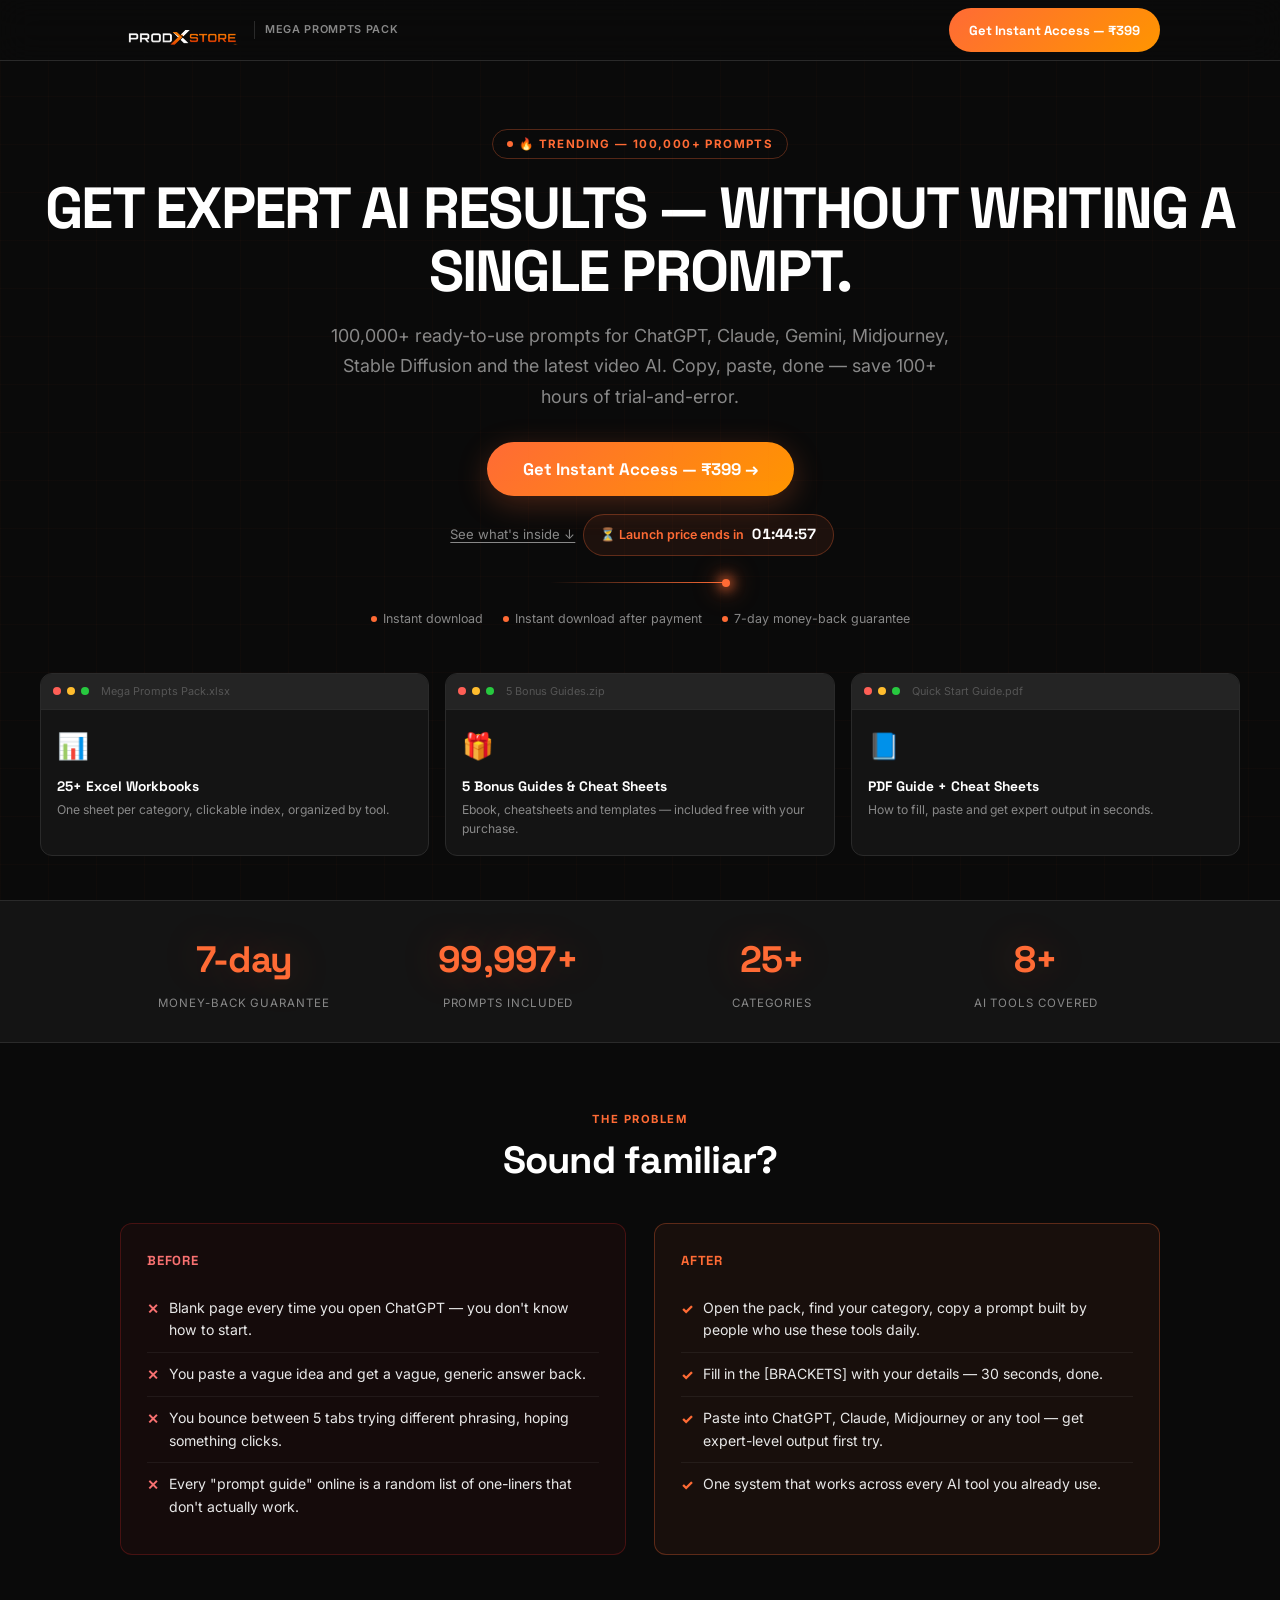
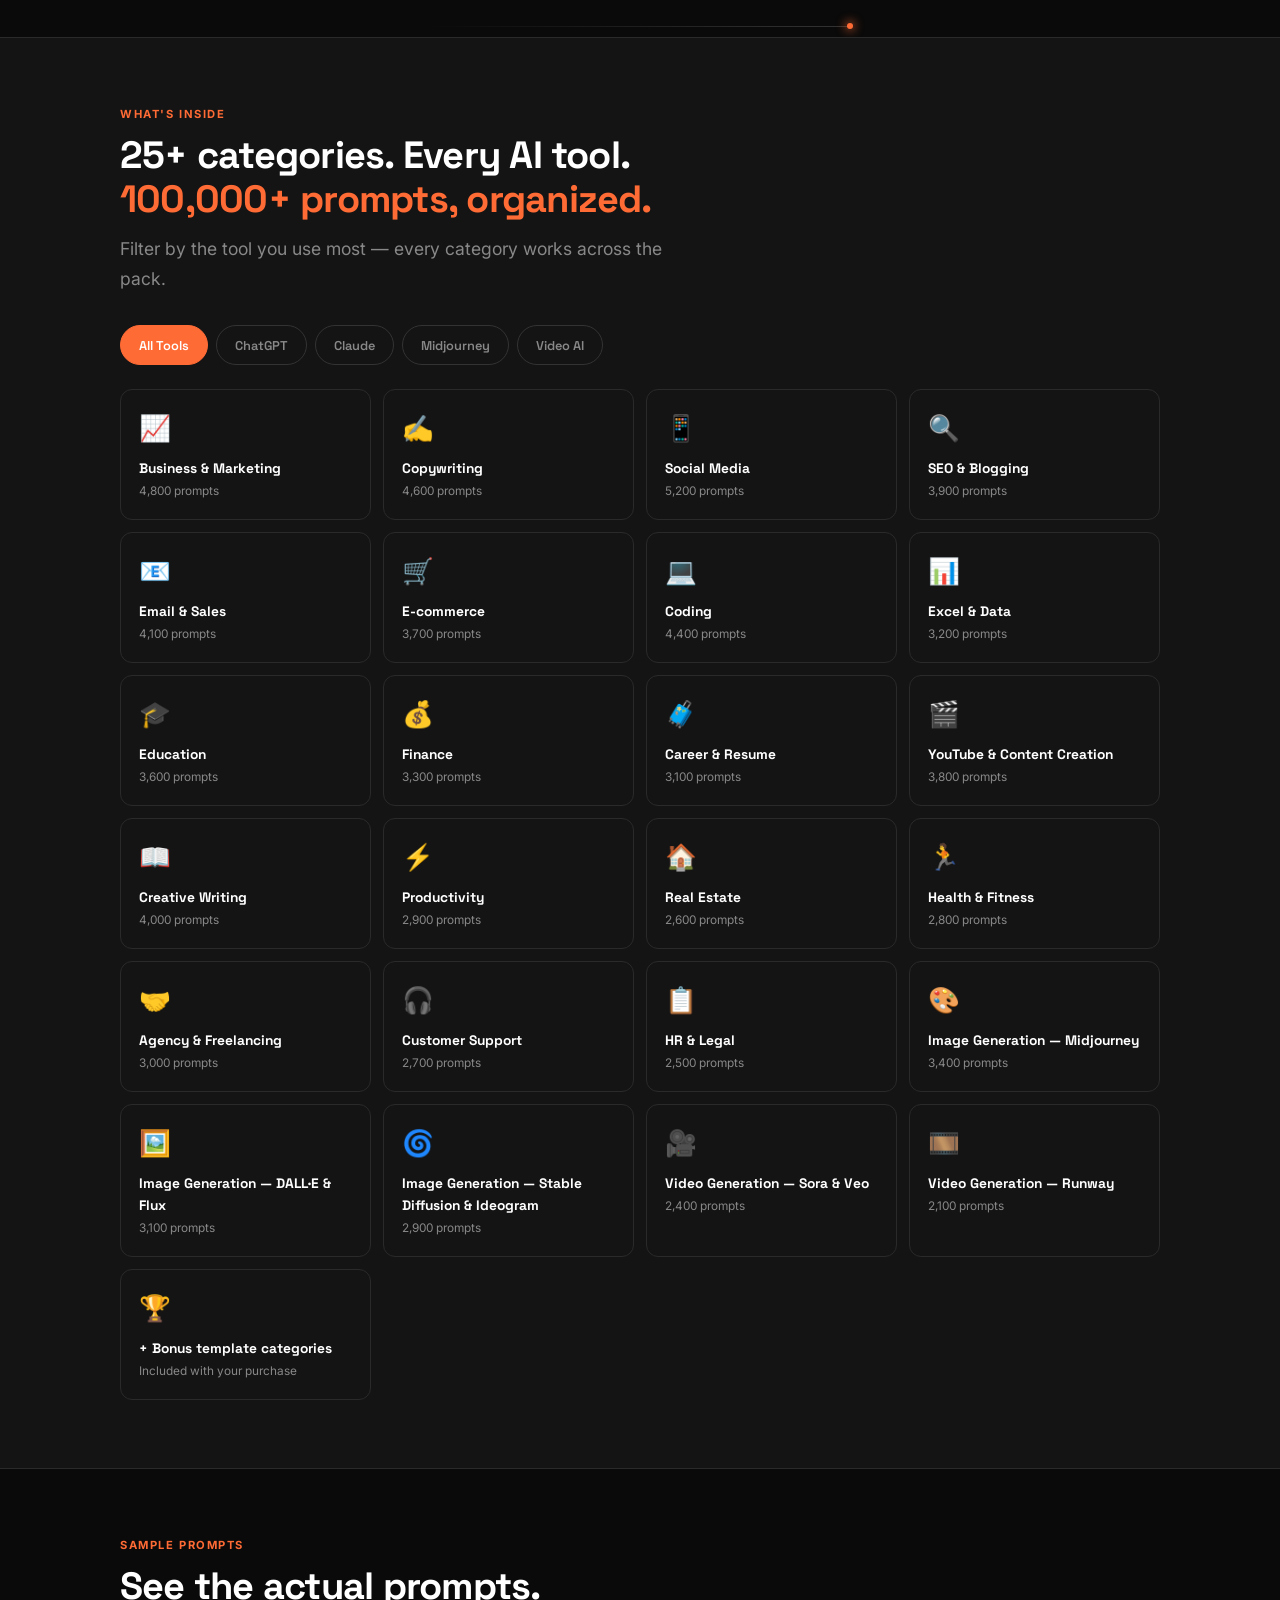
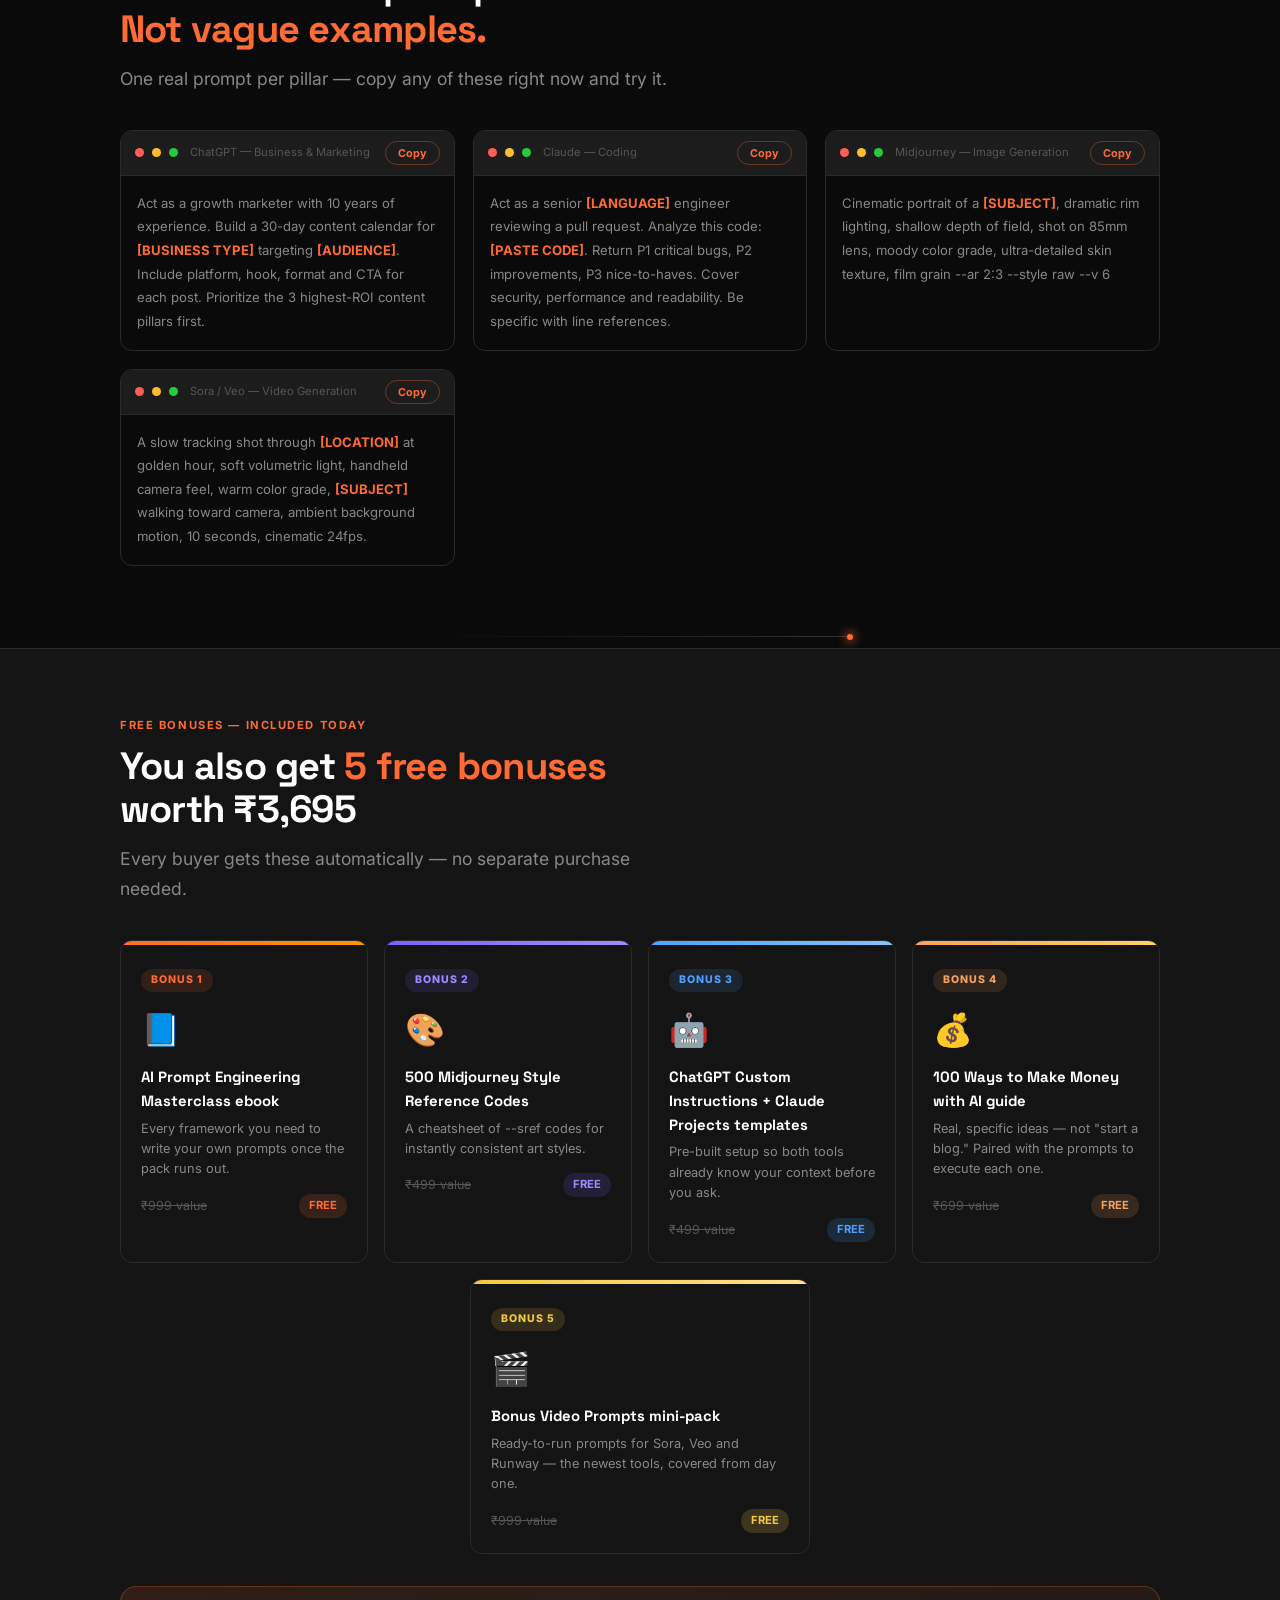
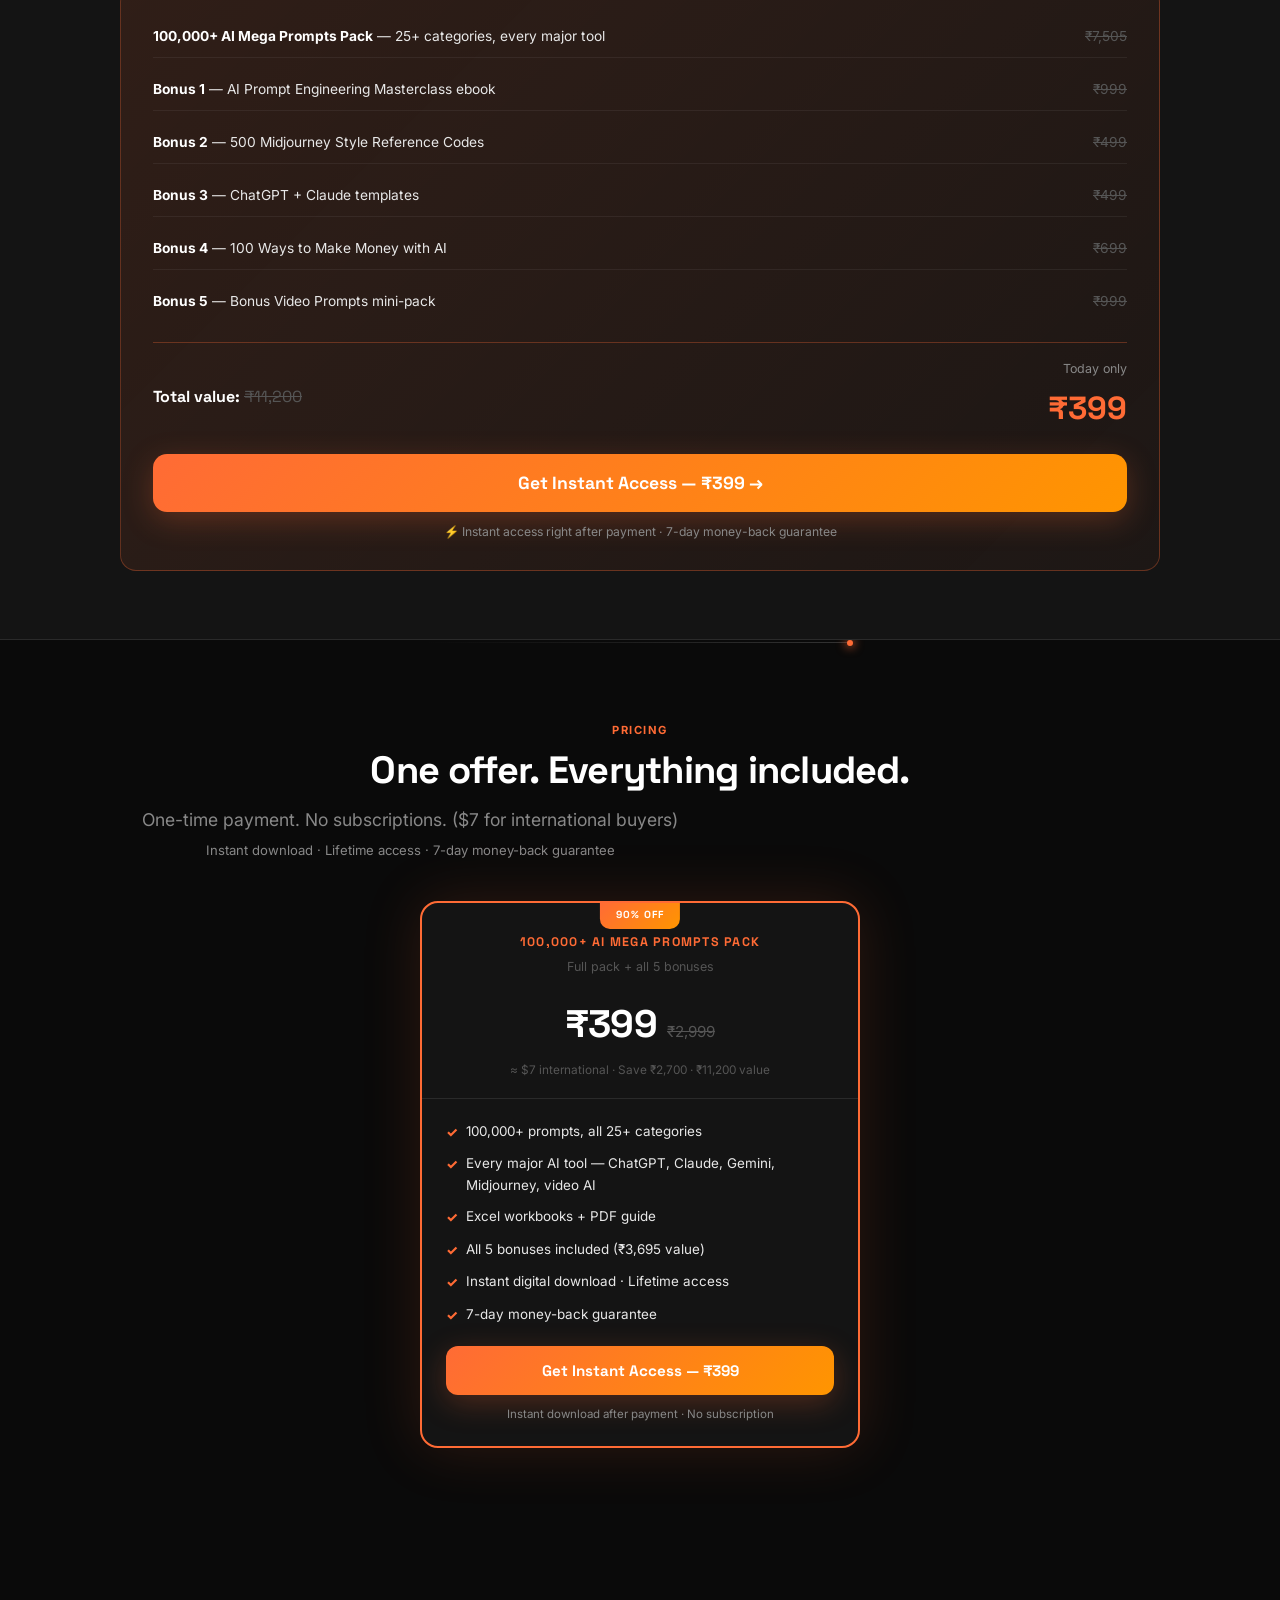
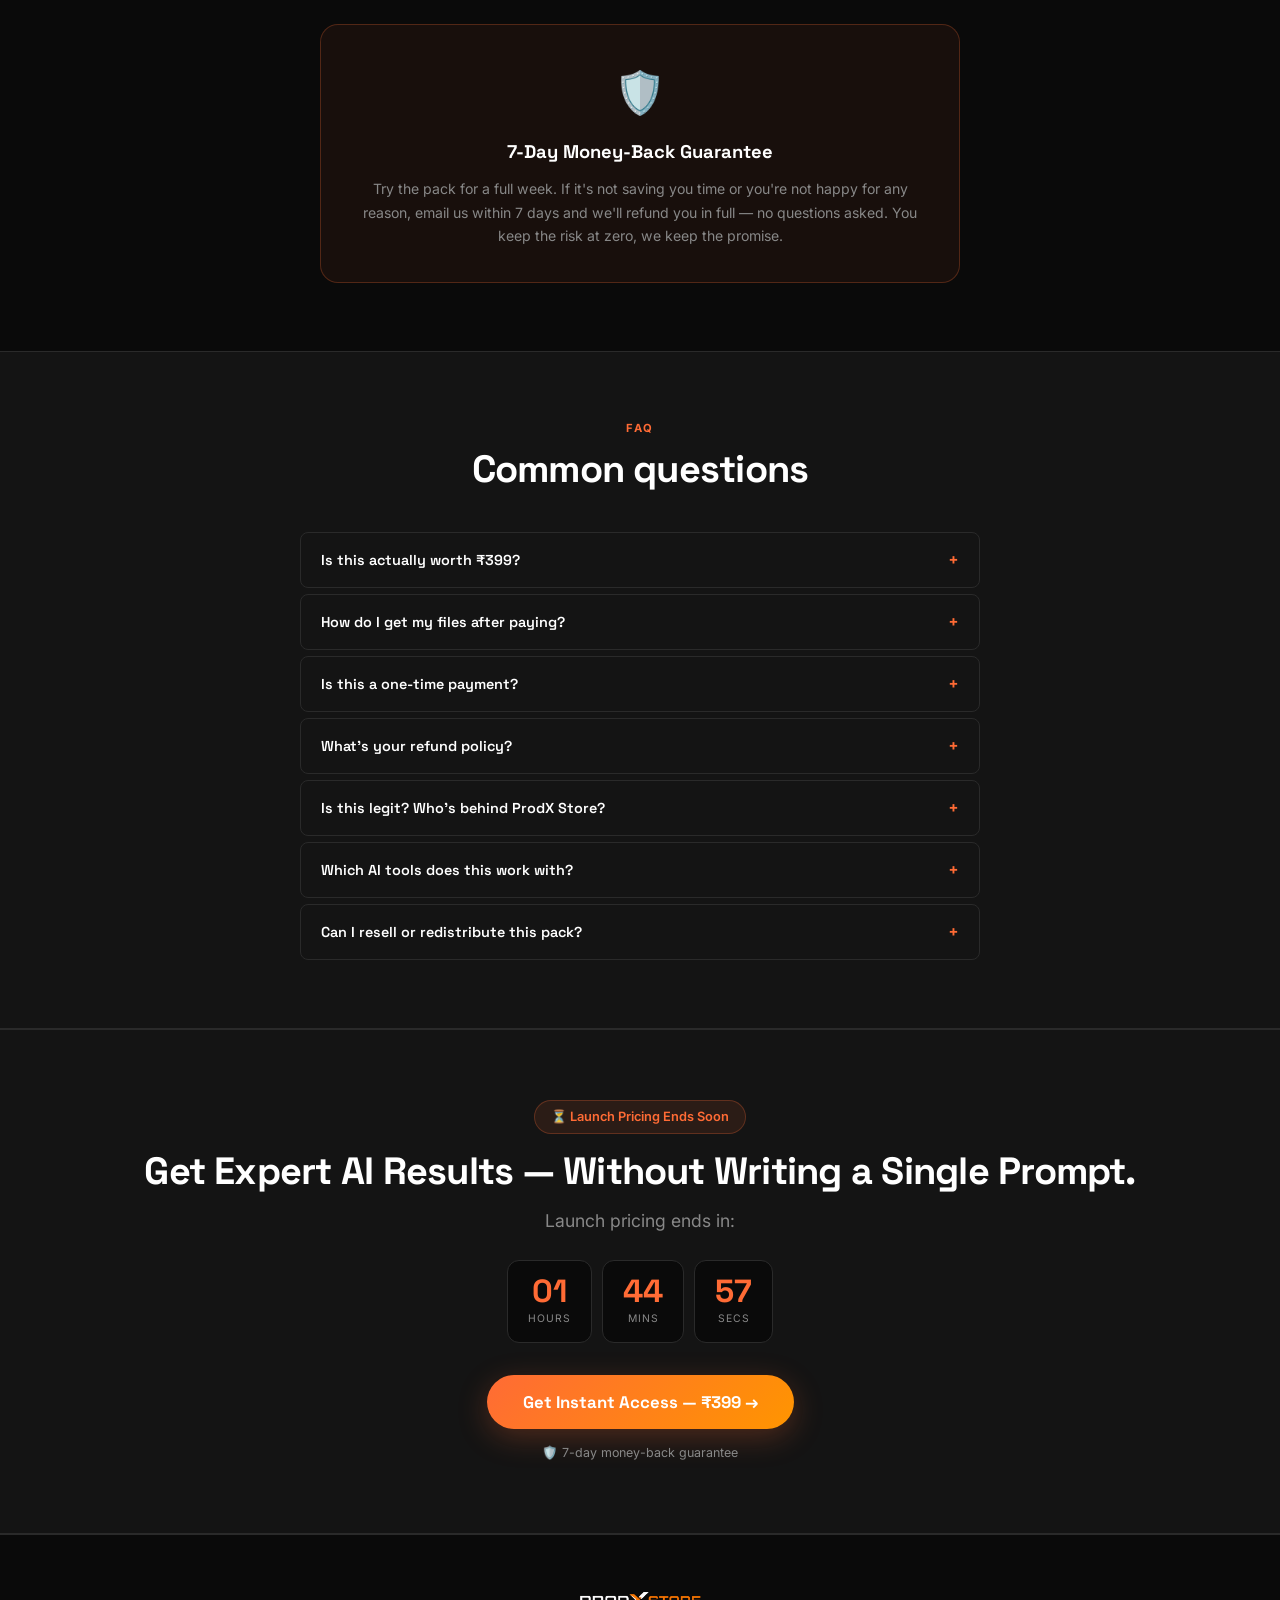
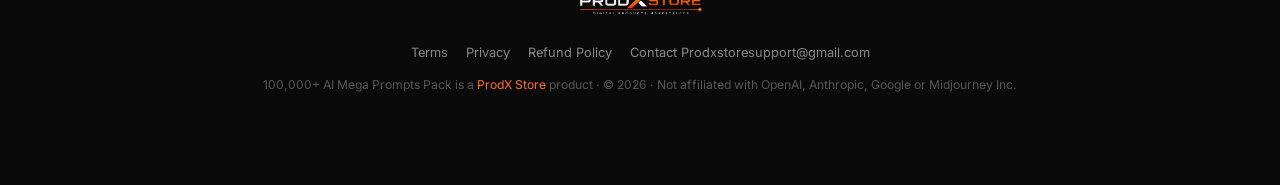
<file: index.html>
<!DOCTYPE html>
<html lang="en">
<head>
<meta charset="UTF-8"/>
<meta name="viewport" content="width=device-width,initial-scale=1.0"/>
<title>100,000+ AI Prompts Pack — ChatGPT, Claude & Midjourney Prompts | ProdX Store</title>
<meta name="description" content="100,000+ ready-to-use AI prompts for ChatGPT, Claude, Gemini, Midjourney, Stable Diffusion, Sora, Veo & more. 25+ categories + 5 free bonuses, ₹11,200 value — today ₹399."/>
<link rel="canonical" href="https://prodxstore.com/mega-pack/"/>

<!-- Open Graph -->
<meta property="og:type" content="product"/>
<meta property="og:title" content="100,000+ AI Prompts Pack — ChatGPT, Claude & Midjourney Prompts"/>
<meta property="og:description" content="Stop writing prompts from scratch. 100,000+ ready-to-use prompts across 25+ categories for every major AI tool. ₹11,200 value — today ₹399."/>
<meta property="og:image" content="./assets/og-image.png"/>
<meta property="og:url" content="https://prodxstore.com/mega-pack/"/>

<!-- Twitter -->
<meta name="twitter:card" content="summary_large_image"/>
<meta name="twitter:title" content="100,000+ AI Prompts Pack — ChatGPT, Claude & Midjourney Prompts"/>
<meta name="twitter:description" content="100,000+ ready-to-use AI prompts across 25+ categories. Excel + PDF. ₹11,200 value — today ₹399."/>
<meta name="twitter:image" content="./assets/og-image.png"/>

<link rel="icon" type="image/png" href="./favicon-32.png"/>
<link rel="apple-touch-icon" href="./icon-192.png"/>

<link rel="preconnect" href="https://fonts.googleapis.com"/>
<link rel="preconnect" href="https://fonts.gstatic.com" crossorigin/>
<link href="https://fonts.googleapis.com/css2?family=Space+Grotesk:wght@400;500;600;700;800&family=Inter:wght@300;400;500;600&display=swap" rel="stylesheet"/>
<link rel="stylesheet" href="styles.css"/>
<!-- META_PIXEL_CODE — paste Meta Pixel base code here -->

<script type="application/ld+json">
{
  "@context": "https://schema.org",
  "@type": "Product",
  "name": "100,000+ AI Mega Prompts Pack",
  "description": "100,000+ ready-to-use AI prompts for ChatGPT, Claude, Gemini, Midjourney, DALL·E, Stable Diffusion, Ideogram and video AI tools across 25+ categories. Delivered as Excel workbooks and a PDF guide.",
  "brand": { "@type": "Brand", "name": "ProdX Store" },
  "image": "https://prodxstore.com/assets/og-image.png",
  "offers": {
    "@type": "Offer",
    "priceCurrency": "INR",
    "price": "399",
    "availability": "https://schema.org/InStock"
  }
}
</script>
</head>
<body>

<!-- ═══════════════════ NAVBAR ═══════════════════ -->
<nav>
  <div class="nav-in">
    <a href="../" aria-label="ProdX Store home" style="display:flex;align-items:center;gap:10px">
      <img src="./assets/logo-nav.png" alt="ProdX Store" style="height:30px;width:auto"/>
      <span style="font-size:.68rem;color:#888;font-weight:600;letter-spacing:.06em;border-left:1px solid #2A2A2A;padding-left:10px;text-transform:uppercase">Mega Prompts Pack</span>
    </a>
    <button class="nav-cta" onclick="goTo('pricing')">Get Instant Access — ₹399</button>
  </div>
</nav>

<!-- ═══════════════════ HERO ═══════════════════ -->
<header class="hero">
  <div class="eyebrow">🔥 Trending — 100,000+ Prompts</div>
  <h1 class="hero-h1">Get Expert AI Results — Without Writing a Single Prompt.</h1>
  <p class="hero-sub">100,000+ ready-to-use prompts for ChatGPT, Claude, Gemini, Midjourney, Stable Diffusion and the latest video AI. Copy, paste, done — save 100+ hours of trial-and-error.</p>
  <div class="hero-ctas">
    <button class="btn btn-primary" onclick="goTo('pricing')">Get Instant Access — ₹399 →</button>
  </div>
  <a href="#inside" class="hero-see-inside" onclick="goTo('inside');return false;">See what's inside ↓</a>
  <div class="hero-timer">
    <span class="hero-timer-label" id="hero-timer-label">⏳ Launch price ends in</span>
    <span class="hero-timer-clock"><span id="ht-h">00</span>:<span id="ht-m">25</span>:<span id="ht-s">00</span></span>
  </div>
  <div class="brand-rule"><span class="dot"></span></div>
  <div class="trust-row">
    <div class="trust-item"><div class="trust-dot"></div>Instant download</div>
    <div class="trust-item"><div class="trust-dot"></div>Instant download after payment</div>
    <div class="trust-item"><div class="trust-dot"></div>7-day money-back guarantee</div>
  </div>

  <div class="wrap">
    <div class="mockup-strip">
      <div class="mockup-card reveal">
        <div class="mockup-bar">
          <div class="mockup-dot" style="background:#FF5F56"></div>
          <div class="mockup-dot" style="background:#FFBD2E"></div>
          <div class="mockup-dot" style="background:#27C93F"></div>
          <span>Mega Prompts Pack.xlsx</span>
        </div>
        <div class="mockup-body">
          <div class="mockup-icon">📊</div>
          <div class="mockup-title">25+ Excel Workbooks</div>
          <div class="mockup-desc">One sheet per category, clickable index, organized by tool.</div>
        </div>
      </div>
      <div class="mockup-card reveal">
        <div class="mockup-bar">
          <div class="mockup-dot" style="background:#FF5F56"></div>
          <div class="mockup-dot" style="background:#FFBD2E"></div>
          <div class="mockup-dot" style="background:#27C93F"></div>
          <span>5 Bonus Guides.zip</span>
        </div>
        <div class="mockup-body">
          <div class="mockup-icon">🎁</div>
          <div class="mockup-title">5 Bonus Guides &amp; Cheat Sheets</div>
          <div class="mockup-desc">Ebook, cheatsheets and templates — included free with your purchase.</div>
        </div>
      </div>
      <div class="mockup-card reveal">
        <div class="mockup-bar">
          <div class="mockup-dot" style="background:#FF5F56"></div>
          <div class="mockup-dot" style="background:#FFBD2E"></div>
          <div class="mockup-dot" style="background:#27C93F"></div>
          <span>Quick Start Guide.pdf</span>
        </div>
        <div class="mockup-body">
          <div class="mockup-icon">📘</div>
          <div class="mockup-title">PDF Guide + Cheat Sheets</div>
          <div class="mockup-desc">How to fill, paste and get expert output in seconds.</div>
        </div>
      </div>
    </div>
  </div>
</header>

<!-- ═══════════════════ SOCIAL PROOF BAR ═══════════════════ -->
<div class="proof-bar">
  <div class="wrap">
    <div class="proof-grid">
      <div class="reveal"><div class="proof-num" data-count="7" data-suffix="-day">0</div><div class="proof-label">Money-back guarantee</div></div>
      <div class="reveal"><div class="proof-num" data-count="100000" data-suffix="+">0</div><div class="proof-label">Prompts included</div></div>
      <div class="reveal"><div class="proof-num" data-count="25" data-suffix="+">0</div><div class="proof-label">Categories</div></div>
      <div class="reveal"><div class="proof-num" data-count="8" data-suffix="+">0</div><div class="proof-label">AI tools covered</div></div>
    </div>
  </div>
</div>

<!-- ═══════════════════ PAIN → PROMISE ═══════════════════ -->
<section class="section">
  <div class="wrap">
    <div class="sec-label sec-center" style="text-align:center">The Problem</div>
    <h2 class="h2 sec-center" style="text-align:center">Sound familiar?</h2>
    <div class="pp-cols">
      <div class="pp-col pain reveal">
        <div class="pp-col-label">Before</div>
        <div class="pp-item">Blank page every time you open ChatGPT — you don't know how to start.</div>
        <div class="pp-item">You paste a vague idea and get a vague, generic answer back.</div>
        <div class="pp-item">You bounce between 5 tabs trying different phrasing, hoping something clicks.</div>
        <div class="pp-item">Every "prompt guide" online is a random list of one-liners that don't actually work.</div>
      </div>
      <div class="pp-col promise reveal">
        <div class="pp-col-label">After</div>
        <div class="pp-item">Open the pack, find your category, copy a prompt built by people who use these tools daily.</div>
        <div class="pp-item">Fill in the [BRACKETS] with your details — 30 seconds, done.</div>
        <div class="pp-item">Paste into ChatGPT, Claude, Midjourney or any tool — get expert-level output first try.</div>
        <div class="pp-item">One system that works across every AI tool you already use.</div>
      </div>
    </div>
  </div>
</section>

<div class="section-divider"><span class="dot"></span></div>

<!-- ═══════════════════ WHAT'S INSIDE ═══════════════════ -->
<section class="section section-dark" id="inside">
  <div class="wrap">
    <div class="sec-label">What's Inside</div>
    <h2 class="h2">25+ categories. Every AI tool.<br/><span class="or">100,000+ prompts, organized.</span></h2>
    <p class="sub">Filter by the tool you use most — every category works across the pack.</p>

    <div class="filter-pills" role="tablist" aria-label="Filter categories by AI tool">
      <button class="filter-pill active" data-tool="all">All Tools</button>
      <button class="filter-pill" data-tool="chatgpt">ChatGPT</button>
      <button class="filter-pill" data-tool="claude">Claude</button>
      <button class="filter-pill" data-tool="midjourney">Midjourney</button>
      <button class="filter-pill" data-tool="video">Video AI</button>
    </div>

    <div class="cat-grid">
      <div class="cat-card reveal" data-tools="chatgpt,claude"><div class="cat-icon">📈</div><div class="cat-name">Business &amp; Marketing</div><div class="cat-count">4,800 prompts</div></div>
      <div class="cat-card reveal" data-tools="chatgpt,claude"><div class="cat-icon">✍️</div><div class="cat-name">Copywriting</div><div class="cat-count">4,600 prompts</div></div>
      <div class="cat-card reveal" data-tools="chatgpt,claude"><div class="cat-icon">📱</div><div class="cat-name">Social Media</div><div class="cat-count">5,200 prompts</div></div>
      <div class="cat-card reveal" data-tools="chatgpt,claude"><div class="cat-icon">🔍</div><div class="cat-name">SEO &amp; Blogging</div><div class="cat-count">3,900 prompts</div></div>
      <div class="cat-card reveal" data-tools="chatgpt,claude"><div class="cat-icon">📧</div><div class="cat-name">Email &amp; Sales</div><div class="cat-count">4,100 prompts</div></div>
      <div class="cat-card reveal" data-tools="chatgpt,claude"><div class="cat-icon">🛒</div><div class="cat-name">E-commerce</div><div class="cat-count">3,700 prompts</div></div>
      <div class="cat-card reveal" data-tools="chatgpt,claude"><div class="cat-icon">💻</div><div class="cat-name">Coding</div><div class="cat-count">4,400 prompts</div></div>
      <div class="cat-card reveal" data-tools="chatgpt,claude"><div class="cat-icon">📊</div><div class="cat-name">Excel &amp; Data</div><div class="cat-count">3,200 prompts</div></div>
      <div class="cat-card reveal" data-tools="chatgpt,claude"><div class="cat-icon">🎓</div><div class="cat-name">Education</div><div class="cat-count">3,600 prompts</div></div>
      <div class="cat-card reveal" data-tools="chatgpt,claude"><div class="cat-icon">💰</div><div class="cat-name">Finance</div><div class="cat-count">3,300 prompts</div></div>
      <div class="cat-card reveal" data-tools="chatgpt,claude"><div class="cat-icon">🧳</div><div class="cat-name">Career &amp; Resume</div><div class="cat-count">3,100 prompts</div></div>
      <div class="cat-card reveal" data-tools="chatgpt,claude,video"><div class="cat-icon">🎬</div><div class="cat-name">YouTube &amp; Content Creation</div><div class="cat-count">3,800 prompts</div></div>
      <div class="cat-card reveal" data-tools="chatgpt,claude"><div class="cat-icon">📖</div><div class="cat-name">Creative Writing</div><div class="cat-count">4,000 prompts</div></div>
      <div class="cat-card reveal" data-tools="chatgpt,claude"><div class="cat-icon">⚡</div><div class="cat-name">Productivity</div><div class="cat-count">2,900 prompts</div></div>
      <div class="cat-card reveal" data-tools="chatgpt,claude"><div class="cat-icon">🏠</div><div class="cat-name">Real Estate</div><div class="cat-count">2,600 prompts</div></div>
      <div class="cat-card reveal" data-tools="chatgpt,claude"><div class="cat-icon">🏃</div><div class="cat-name">Health &amp; Fitness</div><div class="cat-count">2,800 prompts</div></div>
      <div class="cat-card reveal" data-tools="chatgpt,claude"><div class="cat-icon">🤝</div><div class="cat-name">Agency &amp; Freelancing</div><div class="cat-count">3,000 prompts</div></div>
      <div class="cat-card reveal" data-tools="chatgpt,claude"><div class="cat-icon">🎧</div><div class="cat-name">Customer Support</div><div class="cat-count">2,700 prompts</div></div>
      <div class="cat-card reveal" data-tools="chatgpt,claude"><div class="cat-icon">📋</div><div class="cat-name">HR &amp; Legal</div><div class="cat-count">2,500 prompts</div></div>
      <div class="cat-card reveal" data-tools="midjourney"><div class="cat-icon">🎨</div><div class="cat-name">Image Generation — Midjourney</div><div class="cat-count">3,400 prompts</div></div>
      <div class="cat-card reveal" data-tools="midjourney"><div class="cat-icon">🖼️</div><div class="cat-name">Image Generation — DALL·E &amp; Flux</div><div class="cat-count">3,100 prompts</div></div>
      <div class="cat-card reveal" data-tools="midjourney"><div class="cat-icon">🌀</div><div class="cat-name">Image Generation — Stable Diffusion &amp; Ideogram</div><div class="cat-count">2,900 prompts</div></div>
      <div class="cat-card reveal" data-tools="video"><div class="cat-icon">🎥</div><div class="cat-name">Video Generation — Sora &amp; Veo</div><div class="cat-count">2,400 prompts</div></div>
      <div class="cat-card reveal" data-tools="video"><div class="cat-icon">🎞️</div><div class="cat-name">Video Generation — Runway</div><div class="cat-count">2,100 prompts</div></div>
      <div class="cat-card reveal" data-tools="chatgpt,claude"><div class="cat-icon">🏆</div><div class="cat-name">+ Bonus template categories</div><div class="cat-count">Included with your purchase</div></div>
    </div>
  </div>
</section>

<!-- ═══════════════════ SAMPLE PROMPTS ═══════════════════ -->
<section class="section">
  <div class="wrap">
    <div class="sec-label">Sample Prompts</div>
    <h2 class="h2">See the actual prompts.<br/><span class="or">Not vague examples.</span></h2>
    <p class="sub">One real prompt per pillar — copy any of these right now and try it.</p>

    <div class="code-grid">
      <div class="code-card reveal">
        <div class="code-head">
          <div class="code-dot" style="background:#FF5F56"></div>
          <div class="code-dot" style="background:#FFBD2E"></div>
          <div class="code-dot" style="background:#27C93F"></div>
          <span class="code-label">ChatGPT — Business &amp; Marketing</span>
          <button class="copy-btn">Copy</button>
        </div>
        <div class="code-body">Act as a growth marketer with 10 years of experience. Build a 30-day content calendar for <span class="code-var">[BUSINESS TYPE]</span> targeting <span class="code-var">[AUDIENCE]</span>. Include platform, hook, format and CTA for each post. Prioritize the 3 highest-ROI content pillars first.</div>
      </div>

      <div class="code-card reveal">
        <div class="code-head">
          <div class="code-dot" style="background:#FF5F56"></div>
          <div class="code-dot" style="background:#FFBD2E"></div>
          <div class="code-dot" style="background:#27C93F"></div>
          <span class="code-label">Claude — Coding</span>
          <button class="copy-btn">Copy</button>
        </div>
        <div class="code-body">Act as a senior <span class="code-var">[LANGUAGE]</span> engineer reviewing a pull request. Analyze this code: <span class="code-var">[PASTE CODE]</span>. Return P1 critical bugs, P2 improvements, P3 nice-to-haves. Cover security, performance and readability. Be specific with line references.</div>
      </div>

      <div class="code-card reveal">
        <div class="code-head">
          <div class="code-dot" style="background:#FF5F56"></div>
          <div class="code-dot" style="background:#FFBD2E"></div>
          <div class="code-dot" style="background:#27C93F"></div>
          <span class="code-label">Midjourney — Image Generation</span>
          <button class="copy-btn">Copy</button>
        </div>
        <div class="code-body">Cinematic portrait of a <span class="code-var">[SUBJECT]</span>, dramatic rim lighting, shallow depth of field, shot on 85mm lens, moody color grade, ultra-detailed skin texture, film grain --ar 2:3 --style raw --v 6</div>
      </div>

      <div class="code-card reveal">
        <div class="code-head">
          <div class="code-dot" style="background:#FF5F56"></div>
          <div class="code-dot" style="background:#FFBD2E"></div>
          <div class="code-dot" style="background:#27C93F"></div>
          <span class="code-label">Sora / Veo — Video Generation</span>
          <button class="copy-btn">Copy</button>
        </div>
        <div class="code-body">A slow tracking shot through <span class="code-var">[LOCATION]</span> at golden hour, soft volumetric light, handheld camera feel, warm color grade, <span class="code-var">[SUBJECT]</span> walking toward camera, ambient background motion, 10 seconds, cinematic 24fps.</div>
      </div>
    </div>
  </div>
</section>

<div class="section-divider"><span class="dot"></span></div>

<!-- ═══════════════════ BONUS VALUE STACK ═══════════════════ -->
<section class="section section-dark">
  <div class="wrap">
    <div class="sec-label">Free Bonuses — Included Today</div>
    <h2 class="h2">You also get <span class="or">5 free bonuses</span><br/>worth ₹3,695</h2>
    <p class="sub">Every buyer gets these automatically — no separate purchase needed.</p>

    <div class="bonus-grid">
      <div class="bonus-card reveal">
        <div class="bonus-top" style="background:linear-gradient(90deg,#FF6B35,#FF9500)"></div>
        <div class="bonus-body">
          <div class="bonus-num" style="background:rgba(255,107,53,.12);color:var(--or)">BONUS 1</div>
          <div style="font-size:2rem;margin-bottom:10px">📘</div>
          <div class="bonus-title">AI Prompt Engineering Masterclass ebook</div>
          <div class="bonus-desc">Every framework you need to write your own prompts once the pack runs out.</div>
          <div class="bonus-foot"><span class="bonus-value">₹999 value</span><span class="bonus-free" style="background:rgba(255,107,53,.15);color:var(--or)">FREE</span></div>
        </div>
      </div>
      <div class="bonus-card reveal">
        <div class="bonus-top" style="background:linear-gradient(90deg,#7B61FF,#9B8DFF)"></div>
        <div class="bonus-body">
          <div class="bonus-num" style="background:rgba(123,97,255,.12);color:#9B8DFF">BONUS 2</div>
          <div style="font-size:2rem;margin-bottom:10px">🎨</div>
          <div class="bonus-title">500 Midjourney Style Reference Codes</div>
          <div class="bonus-desc">A cheatsheet of --sref codes for instantly consistent art styles.</div>
          <div class="bonus-foot"><span class="bonus-value">₹499 value</span><span class="bonus-free" style="background:rgba(123,97,255,.15);color:#9B8DFF">FREE</span></div>
        </div>
      </div>
      <div class="bonus-card reveal">
        <div class="bonus-top" style="background:linear-gradient(90deg,#4EA1FF,#7FC4FF)"></div>
        <div class="bonus-body">
          <div class="bonus-num" style="background:rgba(78,161,255,.12);color:#4EA1FF">BONUS 3</div>
          <div style="font-size:2rem;margin-bottom:10px">🤖</div>
          <div class="bonus-title">ChatGPT Custom Instructions + Claude Projects templates</div>
          <div class="bonus-desc">Pre-built setup so both tools already know your context before you ask.</div>
          <div class="bonus-foot"><span class="bonus-value">₹499 value</span><span class="bonus-free" style="background:rgba(78,161,255,.15);color:#4EA1FF">FREE</span></div>
        </div>
      </div>
      <div class="bonus-card reveal">
        <div class="bonus-top" style="background:linear-gradient(90deg,#F4A261,#FFD166)"></div>
        <div class="bonus-body">
          <div class="bonus-num" style="background:rgba(244,162,97,.12);color:#F4A261">BONUS 4</div>
          <div style="font-size:2rem;margin-bottom:10px">💰</div>
          <div class="bonus-title">100 Ways to Make Money with AI guide</div>
          <div class="bonus-desc">Real, specific ideas — not "start a blog." Paired with the prompts to execute each one.</div>
          <div class="bonus-foot"><span class="bonus-value">₹699 value</span><span class="bonus-free" style="background:rgba(244,162,97,.15);color:#F4A261">FREE</span></div>
        </div>
      </div>
      <div class="bonus-card reveal">
        <div class="bonus-top" style="background:linear-gradient(90deg,#F5C842,#FFE08A)"></div>
        <div class="bonus-body">
          <div class="bonus-num" style="background:rgba(245,200,66,.14);color:#F5C842">BONUS 5</div>
          <div style="font-size:2rem;margin-bottom:10px">🎬</div>
          <div class="bonus-title">Bonus Video Prompts mini-pack</div>
          <div class="bonus-desc">Ready-to-run prompts for Sora, Veo and Runway — the newest tools, covered from day one.</div>
          <div class="bonus-foot"><span class="bonus-value">₹999 value</span><span class="bonus-free" style="background:rgba(245,200,66,.18);color:#F5C842">FREE</span></div>
        </div>
      </div>
    </div>

    <div class="value-box reveal">
      <div class="value-rows">
        <div class="value-row"><span class="value-label"><strong>100,000+ AI Mega Prompts Pack</strong> — 25+ categories, every major tool</span><span class="value-price">₹7,505</span></div>
        <div class="value-row"><span class="value-label"><strong>Bonus 1</strong> — AI Prompt Engineering Masterclass ebook</span><span class="value-price">₹999</span></div>
        <div class="value-row"><span class="value-label"><strong>Bonus 2</strong> — 500 Midjourney Style Reference Codes</span><span class="value-price">₹499</span></div>
        <div class="value-row"><span class="value-label"><strong>Bonus 3</strong> — ChatGPT + Claude templates</span><span class="value-price">₹499</span></div>
        <div class="value-row"><span class="value-label"><strong>Bonus 4</strong> — 100 Ways to Make Money with AI</span><span class="value-price">₹699</span></div>
        <div class="value-row"><span class="value-label"><strong>Bonus 5</strong> — Bonus Video Prompts mini-pack</span><span class="value-price">₹999</span></div>
      </div>
      <div class="value-total-row">
        <div class="value-total-label">Total value: <span style="text-decoration:line-through;color:var(--su);font-weight:400">₹11,200</span></div>
        <div><div style="text-align:right;font-size:.78rem;color:var(--mu);margin-bottom:4px">Today only</div><div class="value-total-price">₹399</div></div>
      </div>
      <button class="btn btn-primary btn-full" style="margin-top:20px" onclick="goTo('pricing')">Get Instant Access — ₹399 →</button>
      <p style="text-align:center;font-size:.76rem;color:var(--mu);margin-top:10px">⚡ Instant access right after payment · 7-day money-back guarantee</p>
    </div>
  </div>
</section>

<div class="section-divider"><span class="dot"></span></div>


<!-- ═══════════════════ PRICING ═══════════════════ -->
<section class="section" id="pricing">
  <div class="wrap">
    <div class="sec-label sec-center" style="text-align:center">Pricing</div>
    <h2 class="h2 sec-center" style="text-align:center">One offer. Everything included.</h2>
    <p class="sub sec-center" style="text-align:center;margin-bottom:4px">One-time payment. No subscriptions. <span style="color:var(--mu)">($7 for international buyers)</span></p>
    <p class="sub sec-center" style="text-align:center;margin-bottom:8px;font-size:.82rem">Instant download · Lifetime access · 7-day money-back guarantee</p>

    <div class="pricing-grid">
      <div class="price-card featured reveal">
        <div class="price-popular">90% OFF</div>
        <div class="price-head">
          <div class="price-tier">100,000+ AI Mega Prompts Pack</div>
          <div class="price-tier-desc">Full pack + all 5 bonuses</div>
          <div class="price-amt-row"><div class="price-amt">₹399</div><div class="price-was">₹2,999</div></div>
          <div class="price-usd">≈ $7 international · Save ₹2,700 · ₹11,200 value</div>
        </div>
        <div class="price-body">
          <ul class="price-feats">
            <li>100,000+ prompts, all 25+ categories</li>
            <li>Every major AI tool — ChatGPT, Claude, Gemini, Midjourney, video AI</li>
            <li>Excel workbooks + PDF guide</li>
            <li>All 5 bonuses included (₹3,695 value)</li>
            <li>Instant digital download · Lifetime access</li>
            <li>7-day money-back guarantee</li>
          </ul>
          <!-- RAZORPAY_PAYMENT_PAGE -->
          <button class="btn btn-primary price-cta" onclick="payWithRazorpay()">Get Instant Access — ₹399</button>
          <p style="text-align:center;font-size:.72rem;color:var(--mu);margin-top:10px">Instant download after payment · No subscription</p>
        </div>
      </div>
    </div>
  </div>
</section>

<!-- ═══════════════════ GUARANTEE ═══════════════════ -->
<section class="section">
  <div class="wrap">
    <div class="guarantee-wrap reveal">
      <div class="guarantee-badge">🛡️</div>
      <div class="guarantee-title">7-Day Money-Back Guarantee</div>
      <p class="guarantee-text">Try the pack for a full week. If it's not saving you time or you're not happy for any reason, email us within 7 days and we'll refund you in full — no questions asked. You keep the risk at zero, we keep the promise.</p>
    </div>
  </div>
</section>

<!-- ═══════════════════ FAQ ═══════════════════ -->
<section class="section section-dark" id="faq">
  <div class="wrap">
    <div class="sec-label sec-center" style="text-align:center">FAQ</div>
    <h2 class="h2 sec-center" style="text-align:center">Common questions</h2>
    <div class="faq-list">
      <div class="faq-item">
        <button class="faq-q">Is this actually worth ₹399?<span class="faq-icon">+</span></button>
        <div class="faq-a">You're getting 100,000+ prompts plus 5 bonuses — a ₹11,200 value — for ₹399. That's less than one hour of a freelancer's time, and it saves you 100+ hours of trial-and-error prompting. If it doesn't pay for itself in your first week, refund it.</div>
      </div>
      <div class="faq-item">
        <button class="faq-q">How do I get my files after paying?<span class="faq-icon">+</span></button>
        <div class="faq-a">Instant download — right after checkout you land on a page with your download buttons: Excel workbooks and your bonus files. The same links are also emailed to your checkout email immediately.</div>
      </div>
      <div class="faq-item">
        <button class="faq-q">Is this a one-time payment?<span class="faq-icon">+</span></button>
        <div class="faq-a">Yes. It's a single one-time payment. No subscriptions, no recurring charges, no hidden renewals.</div>
      </div>
      <div class="faq-item">
        <button class="faq-q">What's your refund policy?<span class="faq-icon">+</span></button>
        <div class="faq-a">Full refund within 7 days of purchase, no questions asked. Email support and we'll process it promptly.</div>
      </div>
      <div class="faq-item">
        <button class="faq-q">Is this legit? Who's behind ProdX Store?<span class="faq-icon">+</span></button>
        <div class="faq-a">ProdX Store is a digital products marketplace. Checkout runs through Razorpay (the same processor used by most Indian D2C brands), and every purchase is backed by our 7-day money-back guarantee.</div>
      </div>
      <div class="faq-item">
        <button class="faq-q">Which AI tools does this work with?<span class="faq-icon">+</span></button>
        <div class="faq-a">ChatGPT, Claude, Gemini, Midjourney, DALL·E, Stable Diffusion / Flux, Ideogram, and trending video tools like Sora, Veo and Runway. Text prompts are written for the top text models; image and video prompts are formatted for each specific tool's syntax.</div>
      </div>
      <div class="faq-item">
        <button class="faq-q">Can I resell or redistribute this pack?<span class="faq-icon">+</span></button>
        <div class="faq-a">No. Your purchase includes a personal/business-use license for using the prompts in your own work — it doesn't include the right to resell, redistribute, re-upload, rebrand or claim authorship of the files themselves. Use everything inside for yourself or your clients' projects, but the pack itself isn't yours to pass on.</div>
      </div>
    </div>
  </div>
</section>

<!-- ═══════════════════ FINAL CTA + COUNTDOWN ═══════════════════ -->
<section class="section-dark">
  <div class="wrap">
    <div class="final-cta">
      <div class="cd-warning" id="final-cd-label">⏳ Launch Pricing Ends Soon</div>
      <h2 class="h2" style="text-align:center">Get Expert AI Results — Without Writing a Single Prompt.</h2>
      <p class="sub sec-center" style="margin:12px auto 0">Launch pricing ends in:</p>
      <div class="cd-boxes">
        <div class="cd-box"><div class="cd-num" id="cd-h">00</div><div class="cd-label">Hours</div></div>
        <div class="cd-box"><div class="cd-num" id="cd-m">25</div><div class="cd-label">Mins</div></div>
        <div class="cd-box"><div class="cd-num" id="cd-s">00</div><div class="cd-label">Secs</div></div>
      </div>
      <button class="btn btn-primary" onclick="goTo('pricing')">Get Instant Access — ₹399 →</button>
      <p style="text-align:center;font-size:.78rem;color:var(--mu);margin-top:14px">🛡️ 7-day money-back guarantee</p>
    </div>
  </div>
</section>

<!-- ═══════════════════ FOOTER ═══════════════════ -->
<footer>
  <a href="../" aria-label="ProdX Store"><img src="./assets/logo-full.png" alt="ProdX Store" style="height:56px;width:auto;margin:0 auto 10px;display:block"/></a>
  <div class="f-links">
    <a href="#">Terms</a>
    <a href="#">Privacy</a>
    <a href="#">Refund Policy</a>
    <a href="mailto:Prodxstoresupport@gmail.com">Contact Prodxstoresupport@gmail.com</a>
  </div>
  <p class="footer-note">100,000+ AI Mega Prompts Pack is a <a href="../" style="color:var(--or)">ProdX Store</a> product · © 2026 · Not affiliated with OpenAI, Anthropic, Google or Midjourney Inc.</p>
</footer>

<!-- ═══════════════════ MOBILE STICKY BAR ═══════════════════ -->
<div id="sticky-bar">
  <div class="sticky-in">
    <div>
      <div class="sticky-text-top">⚡ Instant download</div>
      <div class="sticky-text-bot">100,000+ Prompts — <span style="color:var(--or)">₹399</span> <span style="text-decoration:line-through;color:var(--su);font-size:.8rem">₹2,999</span></div>
    </div>
    <button class="sticky-btn" onclick="goTo('pricing')">Get Access — ₹399 →</button>
  </div>
</div>

<script src="script.js"></script>
</body>
</html>
</file>
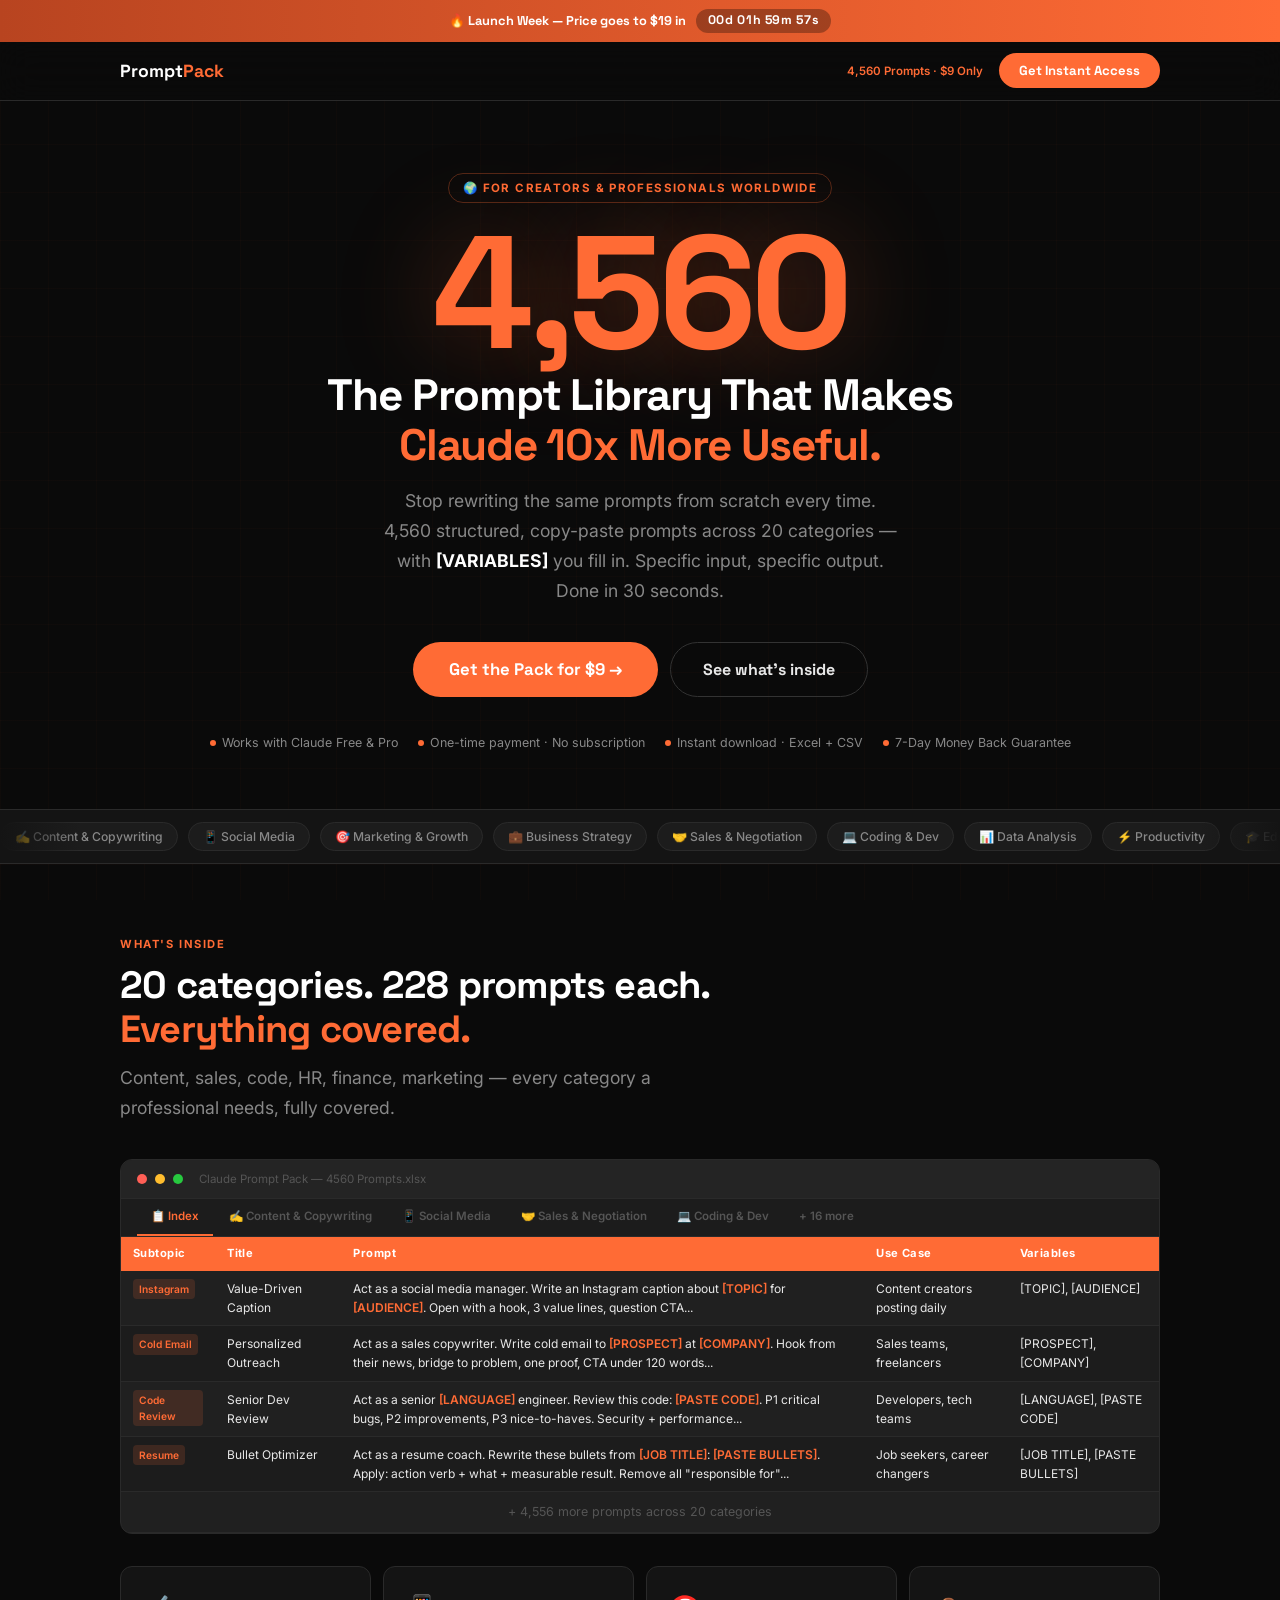
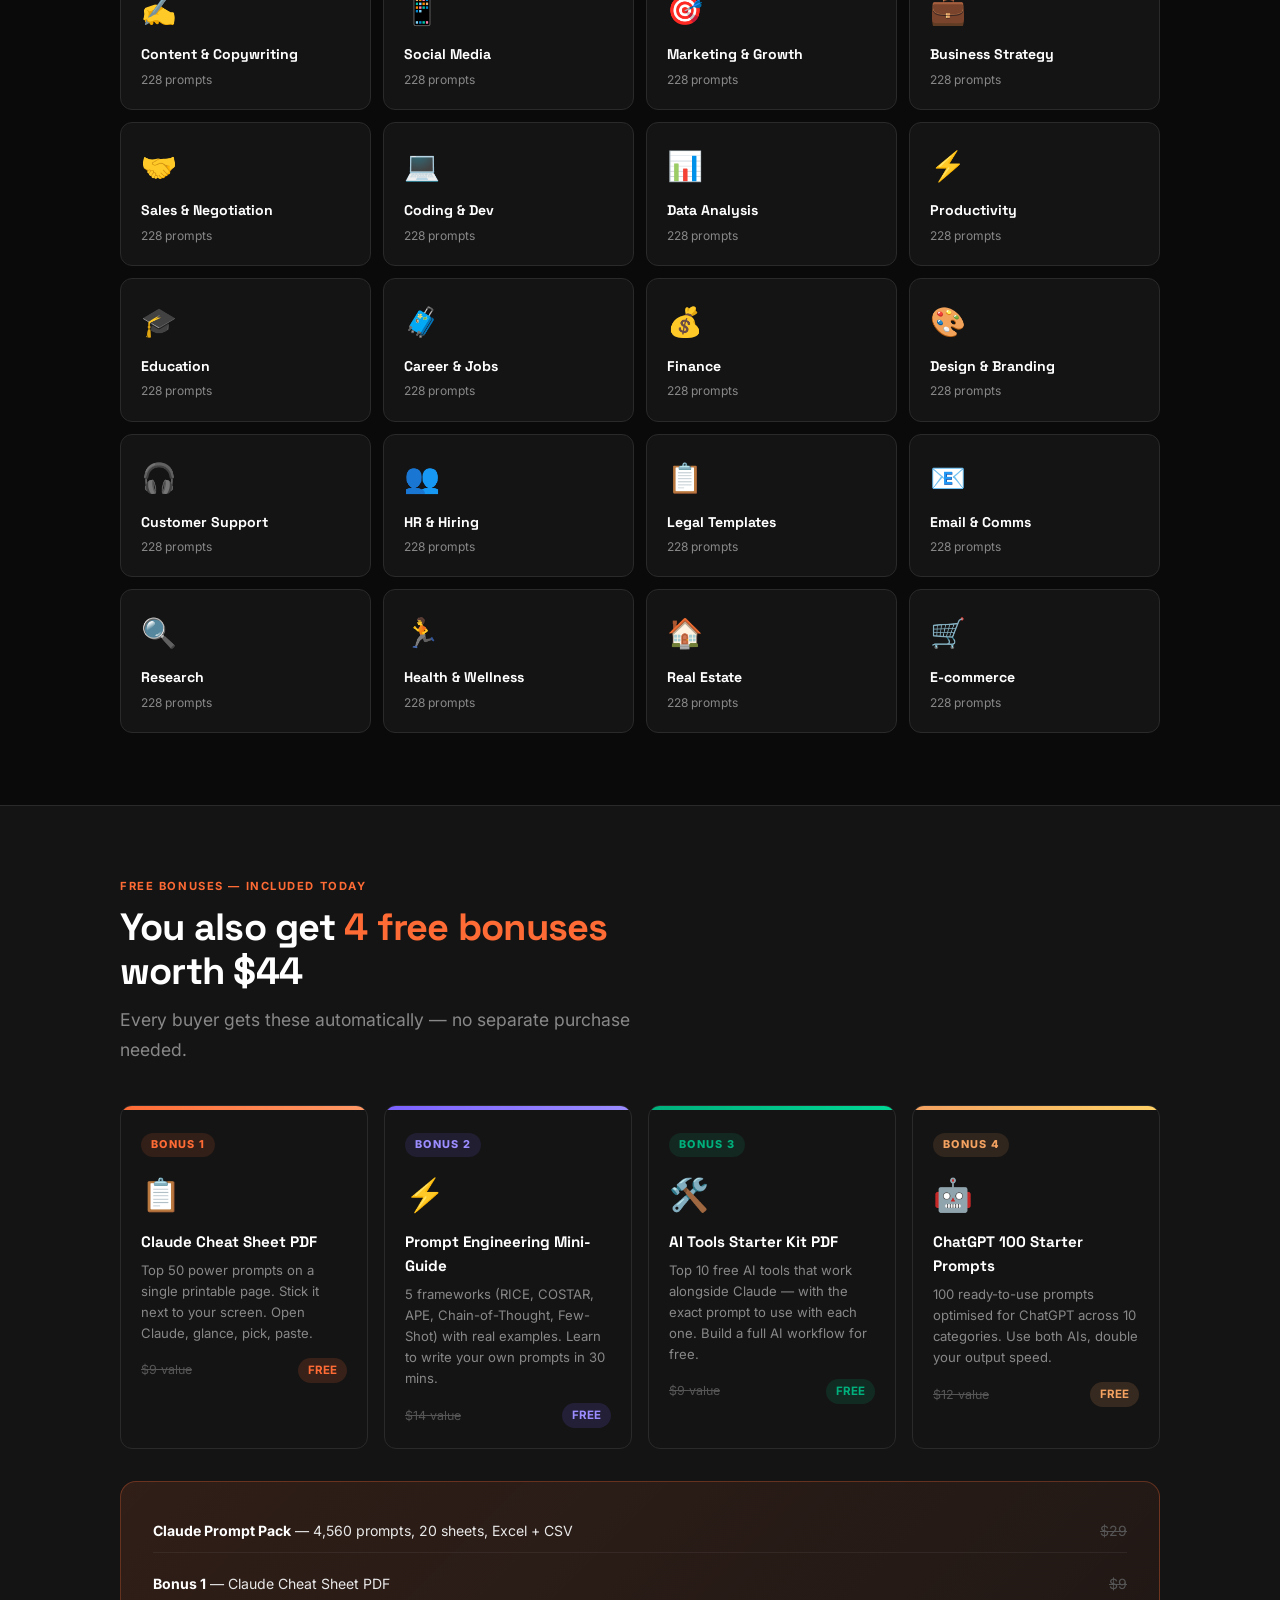
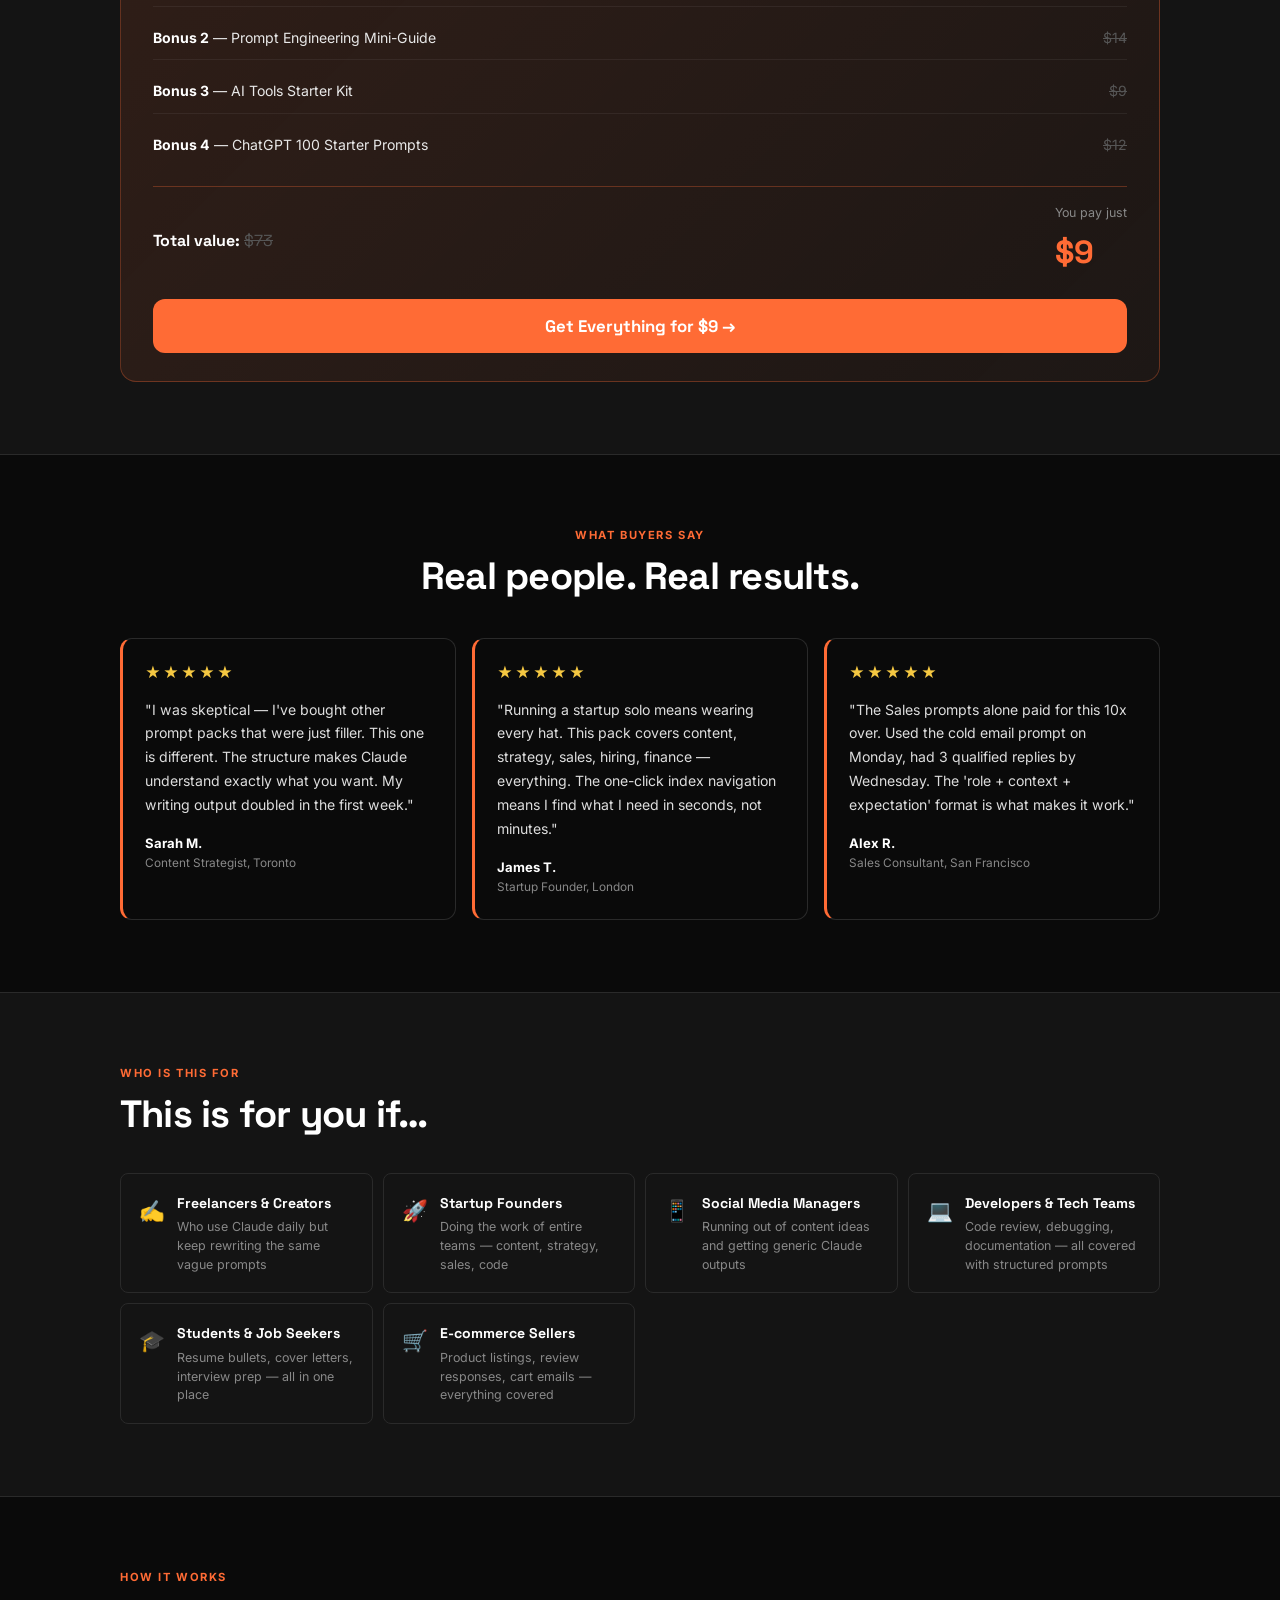
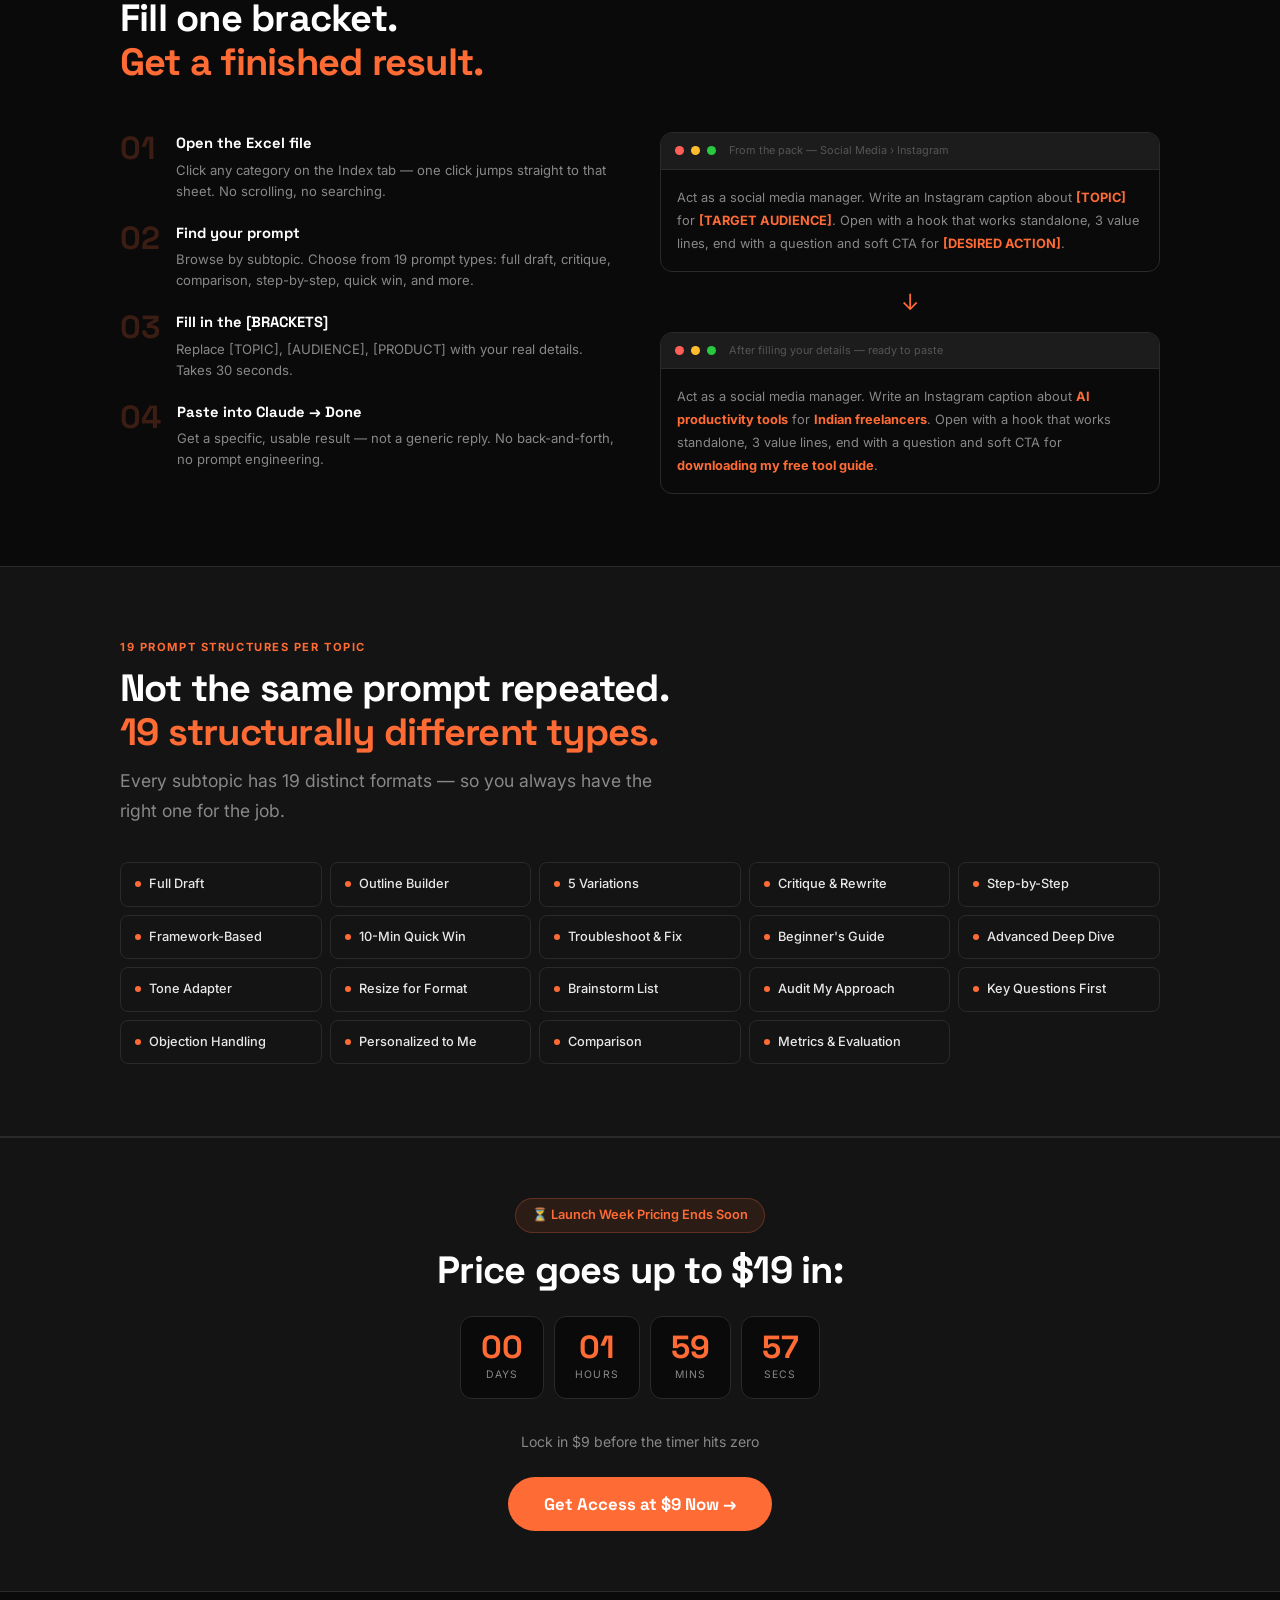
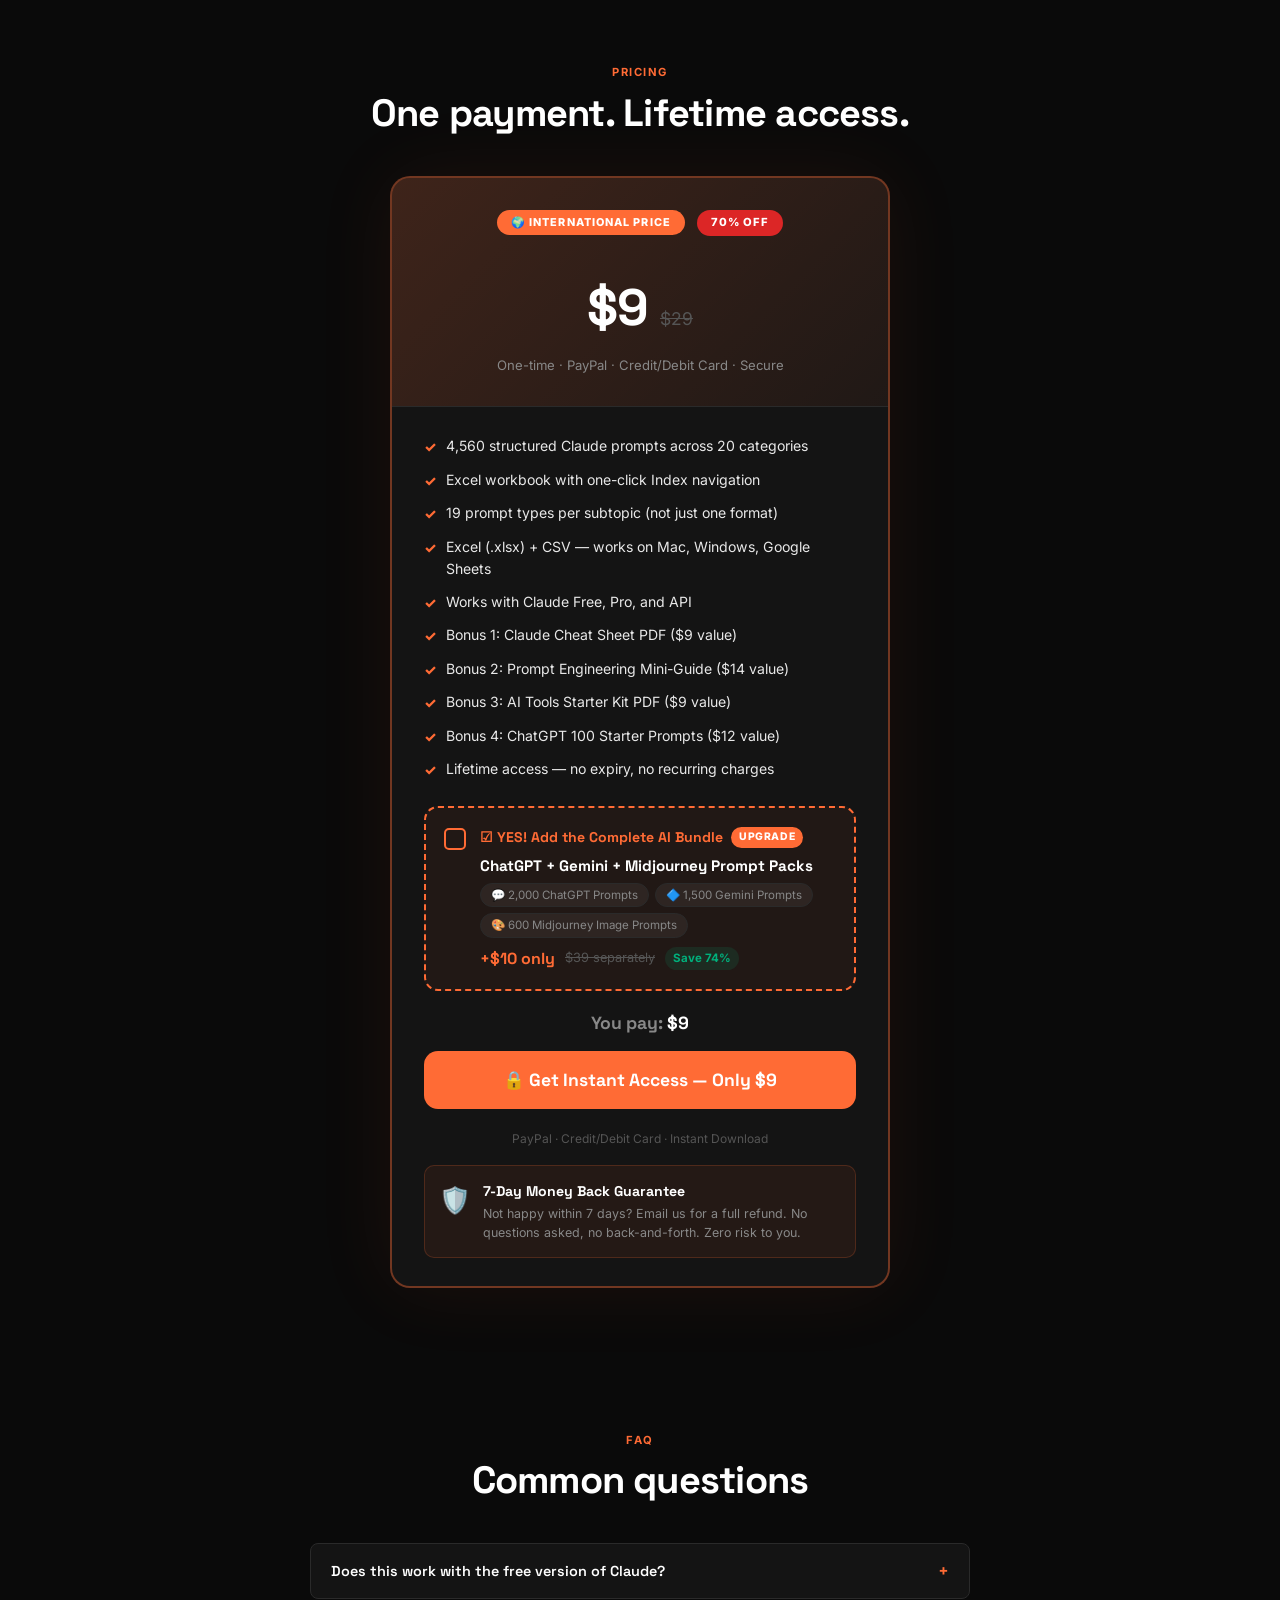
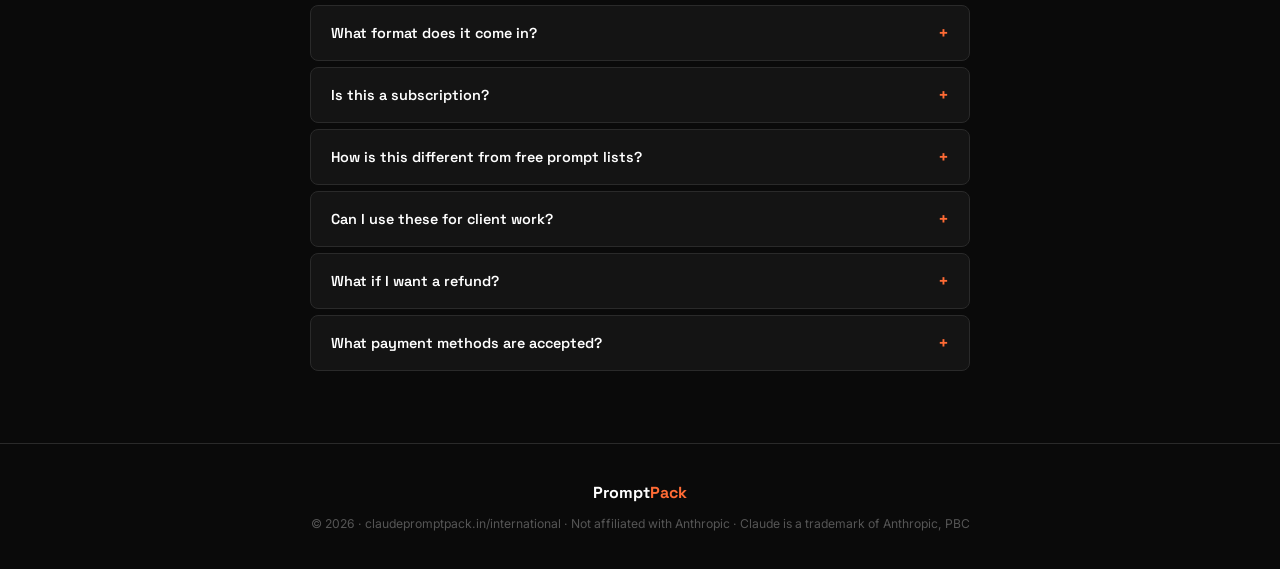
<file: international.html>
<!DOCTYPE html>
<html lang="en">
<head>
<meta charset="UTF-8"/>
<meta name="viewport" content="width=device-width,initial-scale=1.0"/>
<title>Claude Prompt Pack — 4,560 Prompts | $9 Only | claudepromptpack.in</title>
<meta name="description" content="Stop writing Claude prompts from scratch. 4,560 ready-to-use prompts across 20 categories. Copy, fill the blanks, paste. Get results in 30 seconds. $9 one-time."/>
<link rel="preconnect" href="https://fonts.googleapis.com"/>
<link rel="preconnect" href="https://fonts.gstatic.com" crossorigin/>
<link href="https://fonts.googleapis.com/css2?family=Space+Grotesk:wght@400;500;600;700;800&family=Inter:wght@300;400;500;600&display=swap" rel="stylesheet"/>
<!-- Razorpay not used on international page -->
<style>
/* ── RESET & BASE ────────────────────────────────────── */
*,*::before,*::after{box-sizing:border-box;margin:0;padding:0}
html{scroll-behavior:smooth}
body{font-family:'Inter',sans-serif;background:#0A0A0A;color:#E8E8E8;line-height:1.6;overflow-x:hidden}
button{cursor:pointer;font-family:inherit;border:none;outline:none}
a{color:inherit;text-decoration:none}
img{display:block;max-width:100%}

/* ── CSS VARS ────────────────────────────────────────── */
:root{
  --bg:#0A0A0A;--s1:#141414;--s2:#1C1C1C;--s3:#242424;
  --border:#2A2A2A;--border2:#333;
  --or:#FF6B35;--or2:#C0501F;--or3:rgba(255,107,53,0.15);
  --wh:#FFFFFF;--tx:#E8E8E8;--mu:#888;--su:#555;
  --rd:12px;--rd2:8px;
  --gold:#F5C842;--green:#00B07C;--purple:#7B61FF;
}

/* ── BACKGROUND GRID ─────────────────────────────────── */
body::before{content:'';position:fixed;inset:0;background-image:linear-gradient(rgba(255,107,53,0.025) 1px,transparent 1px),linear-gradient(90deg,rgba(255,107,53,0.025) 1px,transparent 1px);background-size:48px 48px;pointer-events:none;z-index:0}

/* ── LAYOUT ──────────────────────────────────────────── */
.wrap{max-width:1080px;margin:0 auto;padding:0 20px}
.wrap-sm{max-width:680px;margin:0 auto;padding:0 20px}
section{position:relative;z-index:1}

/* ── TYPOGRAPHY ──────────────────────────────────────── */
.eyebrow{display:inline-flex;align-items:center;gap:6px;font-size:.72rem;font-weight:700;letter-spacing:.12em;text-transform:uppercase;color:var(--or);border:1px solid rgba(255,107,53,.3);border-radius:999px;padding:5px 14px;margin-bottom:18px}
.h1{font-family:'Space Grotesk',sans-serif;font-size:clamp(32px,5vw,56px);font-weight:800;color:var(--wh);letter-spacing:-.03em;line-height:1.1;margin-bottom:16px}
.h2{font-family:'Space Grotesk',sans-serif;font-size:clamp(24px,3.5vw,38px);font-weight:700;color:var(--wh);letter-spacing:-.02em;line-height:1.15;margin-bottom:12px}
.h3{font-family:'Space Grotesk',sans-serif;font-size:1.1rem;font-weight:700;color:var(--wh);margin-bottom:8px}
.sub{font-size:clamp(.95rem,1.8vw,1.1rem);color:var(--mu);max-width:560px;line-height:1.7}
.or{color:var(--or)}

/* ── BUTTONS ─────────────────────────────────────────── */
.btn{display:inline-flex;align-items:center;justify-content:center;gap:8px;font-family:'Space Grotesk',sans-serif;font-weight:700;border-radius:999px;transition:all .2s;cursor:pointer}
.btn-primary{background:var(--or);color:#fff;padding:16px 36px;font-size:1.05rem}
.btn-primary:hover{background:var(--or2);transform:translateY(-1px)}
.btn-ghost{background:transparent;color:var(--tx);padding:16px 32px;font-size:1rem;border:1px solid var(--border2)}
.btn-ghost:hover{border-color:var(--mu)}
.btn-full{width:100%;border-radius:14px;padding:18px;font-size:1.1rem;font-weight:800}

/* ── URGENCY TOP BANNER ───────────────────────────────── */
#top-banner{background:linear-gradient(90deg,#B84420,var(--or),#B84420);background-size:200% 100%;animation:banner-move 4s linear infinite;padding:9px 20px;text-align:center;position:relative;z-index:200}
@keyframes banner-move{0%{background-position:0%}100%{background-position:200%}}
#top-banner p{font-family:'Space Grotesk',sans-serif;font-size:.8rem;font-weight:700;color:#fff;display:flex;align-items:center;justify-content:center;gap:10px;flex-wrap:wrap}
#banner-timer{background:rgba(0,0,0,.3);padding:2px 12px;border-radius:999px;font-size:.78rem;letter-spacing:.05em}

/* ── NAVBAR ──────────────────────────────────────────── */
nav{position:sticky;top:0;z-index:100;background:rgba(10,10,10,.9);backdrop-filter:blur(16px);border-bottom:1px solid var(--border)}
.nav-in{max-width:1080px;margin:0 auto;padding:0 20px;height:58px;display:flex;align-items:center;justify-content:space-between}
.logo{font-family:'Space Grotesk',sans-serif;font-weight:800;font-size:1.1rem;color:var(--wh)}
.logo span{color:var(--or)}
.nav-right{display:flex;align-items:center;gap:16px}
.nav-badge{font-size:.72rem;color:var(--or);font-weight:600;display:none}
@media(min-width:600px){.nav-badge{display:block}}
.nav-cta{background:var(--or);color:#fff;font-family:'Space Grotesk',sans-serif;font-weight:700;font-size:.82rem;padding:9px 20px;border-radius:999px;transition:background .2s}
.nav-cta:hover{background:var(--or2)}

/* ── HERO ────────────────────────────────────────────── */
.hero{padding:72px 20px 56px;text-align:center;overflow:hidden}
.hero-num{font-family:'Space Grotesk',sans-serif;font-size:clamp(80px,15vw,160px);font-weight:800;color:var(--or);line-height:.9;letter-spacing:-.04em;text-shadow:0 0 100px rgba(255,107,53,.35);margin-bottom:6px}
.hero-h1{font-family:'Space Grotesk',sans-serif;font-size:clamp(26px,4vw,44px);font-weight:800;color:var(--wh);letter-spacing:-.025em;line-height:1.12;margin-bottom:16px}
.hero-sub{font-size:clamp(.95rem,1.8vw,1.1rem);color:var(--mu);max-width:520px;margin:0 auto 36px;line-height:1.7}
.hero-ctas{display:flex;gap:12px;justify-content:center;flex-wrap:wrap;margin-bottom:36px}
.trust-row{display:flex;align-items:center;justify-content:center;gap:6px 20px;flex-wrap:wrap}
.trust-item{display:flex;align-items:center;gap:6px;font-size:.78rem;color:var(--mu)}
.trust-dot{width:6px;height:6px;border-radius:50%;background:var(--or);flex-shrink:0}

/* ── TICKER STRIP ────────────────────────────────────── */
.ticker-wrap{overflow:hidden;border-top:1px solid var(--border);border-bottom:1px solid var(--border);background:var(--s1);padding:12px 0;position:relative;z-index:1}
.ticker-wrap::before,.ticker-wrap::after{content:'';position:absolute;top:0;bottom:0;width:80px;z-index:2;pointer-events:none}
.ticker-wrap::before{left:0;background:linear-gradient(90deg,var(--s1),transparent)}
.ticker-wrap::after{right:0;background:linear-gradient(-90deg,var(--s1),transparent)}
.ticker-track{display:flex;gap:10px;animation:ticker 30s linear infinite;width:max-content}
.ticker-track:hover{animation-play-state:paused}
@keyframes ticker{from{transform:translateX(0)}to{transform:translateX(-50%)}}
.chip{white-space:nowrap;font-size:.76rem;font-weight:500;color:var(--mu);border:1px solid var(--border);border-radius:999px;padding:4px 14px;background:var(--s2);flex-shrink:0}

/* ── SECTION LAYOUT ──────────────────────────────────── */
.section{padding:72px 0}
.section-sm{padding:52px 0}
.section-dark{background:var(--s1);border-top:1px solid var(--border);border-bottom:1px solid var(--border)}
.sec-label{font-size:.7rem;font-weight:700;letter-spacing:.14em;text-transform:uppercase;color:var(--or);margin-bottom:10px}
.sec-center{text-align:center}
.sec-center .sub{margin:0 auto}

/* ── PRODUCT PREVIEW (CSS mockup) ───────────────────────*/
.product-preview{background:var(--s2);border:1px solid var(--border);border-radius:var(--rd);overflow:hidden;margin-top:36px}
.pp-bar{background:var(--s3);padding:10px 16px;display:flex;align-items:center;gap:8px;border-bottom:1px solid var(--border)}
.pp-dot{width:10px;height:10px;border-radius:50%}
.pp-tabs{display:flex;gap:2px;overflow-x:auto;padding:0 16px;background:var(--s2);border-bottom:1px solid var(--border)}
.pp-tab{padding:8px 14px;font-size:.72rem;font-weight:600;white-space:nowrap;color:var(--su);border-bottom:2px solid transparent;cursor:default}
.pp-tab.active{color:var(--or);border-bottom-color:var(--or)}
.pp-table{width:100%;border-collapse:collapse;font-size:.75rem}
.pp-table th{background:var(--or);color:#fff;font-weight:700;padding:8px 12px;text-align:left;font-size:.7rem;letter-spacing:.04em}
.pp-table td{padding:8px 12px;border-bottom:1px solid var(--border);color:var(--tx);vertical-align:top}
.pp-table tr:nth-child(even) td{background:rgba(255,255,255,.02)}
.pp-tag{display:inline-block;font-size:.64rem;background:var(--or3);color:var(--or);border-radius:4px;padding:2px 6px;font-weight:600}
.pp-var{color:var(--or);font-weight:600}

/* ── WHAT YOU GET (3-col) ────────────────────────────── */
.get-grid{display:grid;grid-template-columns:repeat(auto-fit,minmax(200px,1fr));gap:12px;margin-top:40px}
.get-card{background:var(--s1);border:1px solid var(--border);border-radius:var(--rd);padding:20px;transition:border-color .2s}
.get-card:hover{border-color:rgba(255,107,53,.4)}
.get-icon{font-size:1.8rem;margin-bottom:10px}
.get-name{font-family:'Space Grotesk',sans-serif;font-size:.88rem;font-weight:700;color:var(--wh);margin-bottom:4px}
.get-count{font-size:.75rem;color:var(--mu)}

/* ── BONUS CARDS ─────────────────────────────────────── */
.bonus-grid{display:grid;grid-template-columns:repeat(auto-fit,minmax(240px,1fr));gap:16px;margin-top:40px}
.bonus-card{background:var(--s1);border:1px solid var(--border);border-radius:var(--rd);overflow:hidden;position:relative}
.bonus-top{height:4px}
.bonus-body{padding:20px}
.bonus-num{display:inline-block;font-size:.68rem;font-weight:800;letter-spacing:.12em;text-transform:uppercase;padding:3px 10px;border-radius:999px;margin-bottom:12px}
.bonus-title{font-family:'Space Grotesk',sans-serif;font-size:.95rem;font-weight:700;color:var(--wh);margin-bottom:6px}
.bonus-desc{font-size:.82rem;color:var(--mu);line-height:1.6;margin-bottom:14px}
.bonus-foot{display:flex;align-items:center;justify-content:space-between}
.bonus-value{font-size:.78rem;color:var(--su);text-decoration:line-through}
.bonus-free{font-size:.72rem;font-weight:700;padding:3px 10px;border-radius:999px}

/* ── VALUE STACK BOX ─────────────────────────────────── */
.value-box{background:linear-gradient(135deg,rgba(255,107,53,.12),rgba(255,107,53,.04));border:1px solid rgba(255,107,53,.3);border-radius:16px;padding:28px 32px;margin-top:32px}
.value-rows{display:flex;flex-direction:column;gap:10px;margin-bottom:20px}
.value-row{display:flex;align-items:center;justify-content:space-between;padding:10px 0;border-bottom:1px solid rgba(255,255,255,.06)}
.value-row:last-child{border-bottom:none}
.value-label{font-size:.88rem;color:var(--tx)}
.value-label strong{color:var(--wh)}
.value-price{font-size:.88rem;color:var(--su);text-decoration:line-through}
.value-total-row{display:flex;align-items:center;justify-content:space-between;padding-top:16px;border-top:1px solid rgba(255,107,53,.3)}
.value-total-label{font-family:'Space Grotesk',sans-serif;font-size:1rem;font-weight:700;color:var(--wh)}
.value-total-price{font-family:'Space Grotesk',sans-serif;font-size:2rem;font-weight:800;color:var(--or)}

/* ── TESTIMONIALS ────────────────────────────────────── */
.testi-grid{display:grid;grid-template-columns:repeat(auto-fit,minmax(260px,1fr));gap:16px;margin-top:40px}
.testi-card{background:var(--bg);border:1px solid var(--border);border-left:3px solid var(--or);border-radius:var(--rd);padding:22px}
.stars{color:var(--gold);font-size:.95rem;margin-bottom:12px;letter-spacing:2px}
.testi-text{font-size:.88rem;color:#ddd;line-height:1.7;margin-bottom:16px}
.testi-name{font-size:.82rem;font-weight:700;color:var(--wh)}
.testi-role{font-size:.74rem;color:var(--mu)}

/* ── WHO IS THIS FOR ─────────────────────────────────── */
.who-grid{display:grid;grid-template-columns:repeat(auto-fit,minmax(230px,1fr));gap:10px;margin-top:36px}
.who-card{background:var(--s1);border:1px solid var(--border);border-radius:var(--rd2);padding:18px;display:flex;gap:12px;align-items:flex-start;transition:border-color .2s}
.who-card:hover{border-color:rgba(255,107,53,.4)}
.who-icon{font-size:1.3rem;flex-shrink:0;margin-top:2px}
.who-name{font-family:'Space Grotesk',sans-serif;font-size:.88rem;font-weight:700;color:var(--wh);margin-bottom:4px}
.who-desc{font-size:.78rem;color:var(--mu);line-height:1.5}

/* ── HOW IT WORKS ────────────────────────────────────── */
.how-grid{display:grid;grid-template-columns:1fr 1fr;gap:40px;align-items:start;margin-top:48px}
@media(max-width:680px){.how-grid{grid-template-columns:1fr}}
.step-list{display:flex;flex-direction:column;gap:20px}
.step-item{display:flex;gap:16px;align-items:flex-start}
.step-num{font-family:'Space Grotesk',sans-serif;font-size:2rem;font-weight:800;color:rgba(255,107,53,.2);line-height:1;flex-shrink:0;min-width:40px}
.step-title{font-family:'Space Grotesk',sans-serif;font-size:.92rem;font-weight:700;color:var(--wh);margin-bottom:4px}
.step-desc{font-size:.82rem;color:var(--mu);line-height:1.6}
.demo-cards{display:flex;flex-direction:column;gap:12px}
.demo-card{background:var(--bg);border:1px solid var(--border);border-radius:var(--rd);overflow:hidden}
.demo-header{background:var(--s2);padding:9px 14px;display:flex;align-items:center;gap:7px;border-bottom:1px solid var(--border)}
.demo-dot2{width:9px;height:9px;border-radius:50%}
.demo-label{font-size:.68rem;color:var(--su);margin-left:6px}
.demo-body{padding:16px;font-size:.8rem;color:var(--mu);line-height:1.8}
.demo-var{color:var(--or);font-weight:700}
.demo-arrow{text-align:center;font-size:1.4rem;color:var(--or)}

/* ── PROMPT TYPES ────────────────────────────────────── */
.types-grid{display:grid;grid-template-columns:repeat(auto-fill,minmax(180px,1fr));gap:8px;margin-top:36px}
.type-pill{display:flex;align-items:center;gap:8px;background:var(--s1);border:1px solid var(--border);border-radius:var(--rd2);padding:11px 14px;transition:border-color .2s}
.type-pill:hover{border-color:rgba(255,107,53,.35)}
.type-dot{width:6px;height:6px;border-radius:50%;background:var(--or);flex-shrink:0}
.type-name{font-size:.8rem;color:var(--tx);font-weight:500}

/* ── COUNTDOWN ───────────────────────────────────────── */
.countdown-wrap{text-align:center;padding:60px 20px}
.cd-boxes{display:flex;gap:10px;justify-content:center;flex-wrap:wrap;margin:24px 0 32px}
.cd-box{background:var(--bg);border:1px solid var(--border);border-radius:var(--rd);padding:14px 20px;min-width:70px;text-align:center}
.cd-num{font-family:'Space Grotesk',sans-serif;font-size:2rem;font-weight:800;color:var(--or);line-height:1}
.cd-label{font-size:.65rem;color:var(--mu);text-transform:uppercase;letter-spacing:.1em;margin-top:4px}
.cd-warning{display:inline-block;background:rgba(255,107,53,.1);border:1px solid rgba(255,107,53,.25);color:var(--or);font-size:.8rem;font-weight:600;padding:6px 16px;border-radius:999px;margin-bottom:16px}

/* ── PRICING ─────────────────────────────────────────── */
.pricing-box{max-width:500px;margin:0 auto;background:var(--s1);border:2px solid rgba(255,107,53,.4);border-radius:20px;overflow:hidden;box-shadow:0 0 80px rgba(255,107,53,.08)}
.pricing-head{background:linear-gradient(135deg,rgba(255,107,53,.18),rgba(255,107,53,.05));border-bottom:1px solid var(--border);padding:30px 32px;text-align:center}
.pricing-badge{display:inline-block;background:var(--or);color:#fff;font-size:.68rem;font-weight:800;letter-spacing:.1em;text-transform:uppercase;border-radius:999px;padding:4px 14px;margin-bottom:16px}
.pricing-badge2{display:inline-block;background:#DC2626;color:#fff;font-size:.7rem;font-weight:800;letter-spacing:.08em;text-transform:uppercase;border-radius:999px;padding:4px 14px;margin-left:8px}
.price-row{display:flex;align-items:baseline;justify-content:center;gap:12px;margin-bottom:6px}
.price-main{font-family:'Space Grotesk',sans-serif;font-size:3.2rem;font-weight:800;color:var(--wh);letter-spacing:-.02em}
.price-orig{font-size:1.1rem;color:var(--su);text-decoration:line-through}
.price-note{font-size:.82rem;color:var(--mu)}
.pricing-body{padding:28px 32px}
.features-list{list-style:none;display:flex;flex-direction:column;gap:10px;margin-bottom:24px}
.features-list li{display:flex;align-items:flex-start;gap:10px;font-size:.88rem;color:var(--tx)}
.features-list li::before{content:'✓';color:var(--or);font-weight:800;flex-shrink:0;margin-top:1px}
.pay-btn{width:100%;background:var(--or);color:#fff;font-family:'Space Grotesk',sans-serif;font-weight:800;font-size:1.1rem;padding:18px;border-radius:14px;transition:background .2s,transform .15s;margin-bottom:10px}
.pay-btn:hover{background:var(--or2);transform:translateY(-1px)}
.pay-note{font-size:.75rem;color:var(--su);text-align:center;margin-bottom:16px}
.guarantee-box{background:rgba(255,107,53,.07);border:1px solid rgba(255,107,53,.2);border-radius:10px;padding:14px;display:flex;gap:12px;align-items:flex-start}
.guarantee-icon{font-size:1.6rem;flex-shrink:0}
.guarantee-title{font-family:'Space Grotesk',sans-serif;font-size:.88rem;font-weight:700;color:var(--wh);margin-bottom:3px}
.guarantee-text{font-size:.78rem;color:var(--mu);line-height:1.5}

/* ── FAQ ─────────────────────────────────────────────── */
.faq-list{max-width:660px;margin:40px auto 0;display:flex;flex-direction:column;gap:6px}
.faq-item{background:var(--s1);border:1px solid var(--border);border-radius:var(--rd2);overflow:hidden}
.faq-q{width:100%;background:none;color:var(--wh);font-family:'Space Grotesk',sans-serif;font-size:.9rem;font-weight:600;padding:16px 20px;text-align:left;display:flex;justify-content:space-between;align-items:center;gap:16px;transition:background .15s}
.faq-q:hover{background:var(--s2)}
.faq-icon{color:var(--or);font-size:1.1rem;transition:transform .25s;flex-shrink:0}
.faq-item.open .faq-icon{transform:rotate(45deg)}
.faq-a{display:none;padding:0 20px 16px;font-size:.86rem;color:var(--mu);line-height:1.7}
.faq-item.open .faq-a{display:block}

/* ── MOBILE STICKY BAR ───────────────────────────────── */
#sticky-bar{display:none;position:fixed;bottom:0;left:0;right:0;z-index:999;background:#0F0F0F;border-top:1px solid var(--border);padding:12px 16px;box-shadow:0 -6px 24px rgba(0,0,0,.6)}
.sticky-in{display:flex;align-items:center;justify-content:space-between;gap:12px;max-width:460px;margin:0 auto}
.sticky-text-top{font-size:.7rem;color:var(--mu)}
.sticky-text-bot{font-family:'Space Grotesk',sans-serif;font-weight:700;color:var(--wh);font-size:.9rem}
.sticky-btn{background:var(--or);color:#fff;font-family:'Space Grotesk',sans-serif;font-weight:800;font-size:.85rem;padding:13px 22px;border-radius:999px;white-space:nowrap;flex-shrink:0}


/* ── ORDER BUMP ──────────────────────────────────────── */
.bump-box{border:2px dashed var(--or);border-radius:14px;background:rgba(255,107,53,.06);margin-bottom:18px;transition:background .2s;overflow:hidden}.bump-box:has(.bump-check:checked){background:rgba(255,107,53,.12);border-color:var(--or);border-style:solid}
.bump-box:hover{background:rgba(255,107,53,.1)}
.bump-label{display:flex;gap:14px;align-items:flex-start;cursor:pointer;padding:18px;width:100%}
.bump-check{width:22px;height:22px;border-radius:5px;border:2px solid var(--or);background:transparent;appearance:none;-webkit-appearance:none;flex-shrink:0;margin-top:2px;cursor:pointer;position:relative;transition:background .15s}
.bump-check:checked{background:var(--or)}
.bump-check:checked::after{content:'✓';position:absolute;top:50%;left:50%;transform:translate(-50%,-50%);color:#fff;font-size:.85rem;font-weight:800}
.bump-header{display:flex;align-items:center;gap:8px;margin-bottom:6px}
.bump-yes{font-family:'Space Grotesk',sans-serif;font-size:.88rem;font-weight:800;color:var(--or)}
.bump-badge{font-size:.65rem;font-weight:800;background:var(--or);color:#fff;padding:2px 8px;border-radius:999px;letter-spacing:.06em}
.bump-title{font-family:'Space Grotesk',sans-serif;font-size:.95rem;font-weight:700;color:var(--wh);margin-bottom:4px}
.bump-items{display:flex;flex-wrap:wrap;gap:6px;margin-bottom:8px}
.bump-item{font-size:.72rem;background:rgba(255,255,255,.06);border:1px solid var(--border);border-radius:999px;padding:2px 10px;color:var(--mu)}
.bump-price-row{display:flex;align-items:center;gap:10px;margin-top:6px}
.bump-extra{font-family:'Space Grotesk',sans-serif;font-size:1rem;font-weight:800;color:var(--or)}
.bump-old{font-size:.8rem;color:var(--su);text-decoration:line-through}
.bump-saving{font-size:.72rem;font-weight:700;color:#00B07C;background:rgba(0,176,124,.12);padding:2px 8px;border-radius:999px}
.price-total{font-family:'Space Grotesk',sans-serif;font-size:1.1rem;font-weight:700;color:var(--mu);text-align:center;margin-bottom:14px;transition:all .3s}
.price-total span{color:var(--wh);font-weight:800}

/* ── FOOTER ──────────────────────────────────────────── */
footer{padding:36px 20px;text-align:center;border-top:1px solid var(--border);position:relative;z-index:1}
.footer-logo{font-family:'Space Grotesk',sans-serif;font-weight:800;font-size:1rem;color:var(--wh);margin-bottom:8px}
.footer-logo span{color:var(--or)}
.footer-note{font-size:.76rem;color:var(--su)}

/* ── RESPONSIVE ──────────────────────────────────────── */
@media(max-width:600px){
  .hero{padding:52px 16px 40px}
  .section{padding:52px 0}
  .pricing-head{padding:22px 20px}
  .pricing-body{padding:20px}
  .value-box{padding:20px}
}
</style>
</head>
<body>

<!-- ── URGENCY TOP BANNER ─────────────────────────────── -->
<div id="top-banner">
  <p>🔥 Launch Week — Price goes to $19 in <span id="banner-timer">loading...</span></p>
</div>

<!-- ── NAVBAR ─────────────────────────────────────────── -->
<nav>
  <div class="nav-in">
    <div class="logo">Prompt<span>Pack</span></div>
    <div class="nav-right">
      <span class="nav-badge">4,560 Prompts · $9 Only</span>
      <button class="nav-cta" onclick="goTo('pricing')">Get Instant Access</button>
    </div>
  </div>
</nav>

<!-- ── HERO ───────────────────────────────────────────── -->
<section class="hero">
  <div class="eyebrow">🌍 For creators &amp; professionals worldwide</div>
  <div class="hero-num">4,560</div>
  <h1 class="hero-h1">The Prompt Library That Makes<br/><span class="or">Claude 10x More Useful.</span></h1>
  <p class="hero-sub">Stop rewriting the same prompts from scratch every time. 4,560 structured, copy-paste prompts across 20 categories — with <strong style="color:#fff">[VARIABLES]</strong> you fill in. Specific input, specific output. Done in 30 seconds.</p>
  <div class="hero-ctas">
    <button class="btn btn-primary" onclick="goTo('pricing')">Get the Pack for $9 →</button>
    <button class="btn btn-ghost" onclick="goTo('inside')">See what's inside</button>
  </div>
  <div class="trust-row">
    <div class="trust-item"><div class="trust-dot"></div>Works with Claude Free &amp; Pro</div>
    <div class="trust-item"><div class="trust-dot"></div>One-time payment · No subscription</div>
    <div class="trust-item"><div class="trust-dot"></div>Instant download · Excel + CSV</div>
    <div class="trust-item"><div class="trust-dot"></div>7-Day Money Back Guarantee</div>
  </div>
</section>

<!-- ── CATEGORY TICKER ────────────────────────────────── -->
<div class="ticker-wrap" style="position:relative;z-index:1">
  <div class="ticker-track">
    <span class="chip">✍️ Content & Copywriting</span><span class="chip">📱 Social Media</span><span class="chip">🎯 Marketing & Growth</span><span class="chip">💼 Business Strategy</span><span class="chip">🤝 Sales & Negotiation</span><span class="chip">💻 Coding & Dev</span><span class="chip">📊 Data Analysis</span><span class="chip">⚡ Productivity</span><span class="chip">🎓 Education</span><span class="chip">🧳 Career & Jobs</span><span class="chip">💰 Finance</span><span class="chip">🎨 Design & Branding</span><span class="chip">🎧 Customer Support</span><span class="chip">👥 HR & Hiring</span><span class="chip">📋 Legal Templates</span><span class="chip">📧 Email & Comms</span><span class="chip">🔍 Research</span><span class="chip">🏃 Health & Wellness</span><span class="chip">🏠 Real Estate</span><span class="chip">🛒 E-commerce</span>
    <span class="chip">✍️ Content & Copywriting</span><span class="chip">📱 Social Media</span><span class="chip">🎯 Marketing & Growth</span><span class="chip">💼 Business Strategy</span><span class="chip">🤝 Sales & Negotiation</span><span class="chip">💻 Coding & Dev</span><span class="chip">📊 Data Analysis</span><span class="chip">⚡ Productivity</span><span class="chip">🎓 Education</span><span class="chip">🧳 Career & Jobs</span><span class="chip">💰 Finance</span><span class="chip">🎨 Design & Branding</span><span class="chip">🎧 Customer Support</span><span class="chip">👥 HR & Hiring</span><span class="chip">📋 Legal Templates</span><span class="chip">📧 Email & Comms</span><span class="chip">🔍 Research</span><span class="chip">🏃 Health & Wellness</span><span class="chip">🏠 Real Estate</span><span class="chip">🛒 E-commerce</span>
  </div>
</div>

<!-- ── WHAT'S INSIDE ───────────────────────────────────── -->
<section class="section" id="inside">
  <div class="wrap">
    <div class="sec-label">What's inside</div>
    <h2 class="h2">20 categories. 228 prompts each.<br/><span class="or">Everything covered.</span></h2>
    <p class="sub">Content, sales, code, HR, finance, marketing — every category a professional needs, fully covered.</p>

    <!-- Product preview mockup -->
    <div class="product-preview">
      <div class="pp-bar">
        <div class="pp-dot" style="background:#FF5F56"></div>
        <div class="pp-dot" style="background:#FFBD2E"></div>
        <div class="pp-dot" style="background:#27C93F"></div>
        <span style="font-size:.72rem;color:var(--su);margin-left:8px">Claude Prompt Pack — 4560 Prompts.xlsx</span>
      </div>
      <div class="pp-tabs">
        <div class="pp-tab active">📋 Index</div>
        <div class="pp-tab">✍️ Content & Copywriting</div>
        <div class="pp-tab">📱 Social Media</div>
        <div class="pp-tab">🤝 Sales & Negotiation</div>
        <div class="pp-tab">💻 Coding & Dev</div>
        <div class="pp-tab">+ 16 more</div>
      </div>
      <div style="overflow-x:auto">
        <table class="pp-table">
          <tr><th>Subtopic</th><th>Title</th><th>Prompt</th><th>Use Case</th><th>Variables</th></tr>
          <tr><td><span class="pp-tag">Instagram</span></td><td>Value-Driven Caption</td><td>Act as a social media manager. Write an Instagram caption about <span class="pp-var">[TOPIC]</span> for <span class="pp-var">[AUDIENCE]</span>. Open with a hook, 3 value lines, question CTA...</td><td>Content creators posting daily</td><td>[TOPIC], [AUDIENCE]</td></tr>
          <tr><td><span class="pp-tag">Cold Email</span></td><td>Personalized Outreach</td><td>Act as a sales copywriter. Write cold email to <span class="pp-var">[PROSPECT]</span> at <span class="pp-var">[COMPANY]</span>. Hook from their news, bridge to problem, one proof, CTA under 120 words...</td><td>Sales teams, freelancers</td><td>[PROSPECT], [COMPANY]</td></tr>
          <tr><td><span class="pp-tag">Code Review</span></td><td>Senior Dev Review</td><td>Act as a senior <span class="pp-var">[LANGUAGE]</span> engineer. Review this code: <span class="pp-var">[PASTE CODE]</span>. P1 critical bugs, P2 improvements, P3 nice-to-haves. Security + performance...</td><td>Developers, tech teams</td><td>[LANGUAGE], [PASTE CODE]</td></tr>
          <tr><td><span class="pp-tag">Resume</span></td><td>Bullet Optimizer</td><td>Act as a resume coach. Rewrite these bullets from <span class="pp-var">[JOB TITLE]</span>: <span class="pp-var">[PASTE BULLETS]</span>. Apply: action verb + what + measurable result. Remove all "responsible for"...</td><td>Job seekers, career changers</td><td>[JOB TITLE], [PASTE BULLETS]</td></tr>
          <tr><td colspan="5" style="text-align:center;padding:10px;color:var(--su);font-size:.78rem">+ 4,556 more prompts across 20 categories</td></tr>
        </table>
      </div>
    </div>

    <!-- Category grid -->
    <div class="get-grid" style="margin-top:32px">
      <div class="get-card"><div class="get-icon">✍️</div><div class="get-name">Content & Copywriting</div><div class="get-count">228 prompts</div></div>
      <div class="get-card"><div class="get-icon">📱</div><div class="get-name">Social Media</div><div class="get-count">228 prompts</div></div>
      <div class="get-card"><div class="get-icon">🎯</div><div class="get-name">Marketing & Growth</div><div class="get-count">228 prompts</div></div>
      <div class="get-card"><div class="get-icon">💼</div><div class="get-name">Business Strategy</div><div class="get-count">228 prompts</div></div>
      <div class="get-card"><div class="get-icon">🤝</div><div class="get-name">Sales & Negotiation</div><div class="get-count">228 prompts</div></div>
      <div class="get-card"><div class="get-icon">💻</div><div class="get-name">Coding & Dev</div><div class="get-count">228 prompts</div></div>
      <div class="get-card"><div class="get-icon">📊</div><div class="get-name">Data Analysis</div><div class="get-count">228 prompts</div></div>
      <div class="get-card"><div class="get-icon">⚡</div><div class="get-name">Productivity</div><div class="get-count">228 prompts</div></div>
      <div class="get-card"><div class="get-icon">🎓</div><div class="get-name">Education</div><div class="get-count">228 prompts</div></div>
      <div class="get-card"><div class="get-icon">🧳</div><div class="get-name">Career & Jobs</div><div class="get-count">228 prompts</div></div>
      <div class="get-card"><div class="get-icon">💰</div><div class="get-name">Finance</div><div class="get-count">228 prompts</div></div>
      <div class="get-card"><div class="get-icon">🎨</div><div class="get-name">Design & Branding</div><div class="get-count">228 prompts</div></div>
      <div class="get-card"><div class="get-icon">🎧</div><div class="get-name">Customer Support</div><div class="get-count">228 prompts</div></div>
      <div class="get-card"><div class="get-icon">👥</div><div class="get-name">HR & Hiring</div><div class="get-count">228 prompts</div></div>
      <div class="get-card"><div class="get-icon">📋</div><div class="get-name">Legal Templates</div><div class="get-count">228 prompts</div></div>
      <div class="get-card"><div class="get-icon">📧</div><div class="get-name">Email & Comms</div><div class="get-count">228 prompts</div></div>
      <div class="get-card"><div class="get-icon">🔍</div><div class="get-name">Research</div><div class="get-count">228 prompts</div></div>
      <div class="get-card"><div class="get-icon">🏃</div><div class="get-name">Health & Wellness</div><div class="get-count">228 prompts</div></div>
      <div class="get-card"><div class="get-icon">🏠</div><div class="get-name">Real Estate</div><div class="get-count">228 prompts</div></div>
      <div class="get-card"><div class="get-icon">🛒</div><div class="get-name">E-commerce</div><div class="get-count">228 prompts</div></div>
    </div>
  </div>
</section>

<!-- ── FREE BONUSES ────────────────────────────────────── -->
<section class="section section-dark">
  <div class="wrap">
    <div class="sec-label">Free Bonuses — Included Today</div>
    <h2 class="h2">You also get <span class="or">4 free bonuses</span><br/>worth $44</h2>
    <p class="sub">Every buyer gets these automatically — no separate purchase needed.</p>

    <div class="bonus-grid">
      <div class="bonus-card">
        <div class="bonus-top" style="background:linear-gradient(90deg,#FF6B35,#FF9966)"></div>
        <div class="bonus-body">
          <div class="bonus-num" style="background:rgba(255,107,53,.12);color:var(--or)">BONUS 1</div>
          <div style="font-size:2rem;margin-bottom:10px">📋</div>
          <div class="bonus-title">Claude Cheat Sheet PDF</div>
          <div class="bonus-desc">Top 50 power prompts on a single printable page. Stick it next to your screen. Open Claude, glance, pick, paste.</div>
          <div class="bonus-foot">
            <span class="bonus-value">$9 value</span>
            <span class="bonus-free" style="background:rgba(255,107,53,.15);color:var(--or)">FREE</span>
          </div>
        </div>
      </div>

      <div class="bonus-card">
        <div class="bonus-top" style="background:linear-gradient(90deg,#7B61FF,#9B8DFF)"></div>
        <div class="bonus-body">
          <div class="bonus-num" style="background:rgba(123,97,255,.12);color:#9B8DFF">BONUS 2</div>
          <div style="font-size:2rem;margin-bottom:10px">⚡</div>
          <div class="bonus-title">Prompt Engineering Mini-Guide</div>
          <div class="bonus-desc">5 frameworks (RICE, COSTAR, APE, Chain-of-Thought, Few-Shot) with real examples. Learn to write your own prompts in 30 mins.</div>
          <div class="bonus-foot">
            <span class="bonus-value">$14 value</span>
            <span class="bonus-free" style="background:rgba(123,97,255,.15);color:#9B8DFF">FREE</span>
          </div>
        </div>
      </div>

      <div class="bonus-card">
        <div class="bonus-top" style="background:linear-gradient(90deg,#00B07C,#00D896)"></div>
        <div class="bonus-body">
          <div class="bonus-num" style="background:rgba(0,176,124,.12);color:#00B07C">BONUS 3</div>
          <div style="font-size:2rem;margin-bottom:10px">🛠️</div>
          <div class="bonus-title">AI Tools Starter Kit PDF</div>
          <div class="bonus-desc">Top 10 free AI tools that work alongside Claude — with the exact prompt to use with each one. Build a full AI workflow for free.</div>
          <div class="bonus-foot">
            <span class="bonus-value">$9 value</span>
            <span class="bonus-free" style="background:rgba(0,176,124,.15);color:#00B07C">FREE</span>
          </div>
        </div>
      </div>

      <div class="bonus-card">
        <div class="bonus-top" style="background:linear-gradient(90deg,#F4A261,#FFD166)"></div>
        <div class="bonus-body">
          <div class="bonus-num" style="background:rgba(244,162,97,.12);color:#F4A261">BONUS 4</div>
          <div style="font-size:2rem;margin-bottom:10px">🤖</div>
          <div class="bonus-title">ChatGPT 100 Starter Prompts</div>
          <div class="bonus-desc">100 ready-to-use prompts optimised for ChatGPT across 10 categories. Use both AIs, double your output speed.</div>
          <div class="bonus-foot">
            <span class="bonus-value">$12 value</span>
            <span class="bonus-free" style="background:rgba(244,162,97,.15);color:#F4A261">FREE</span>
          </div>
        </div>
      </div>
    </div>

    <!-- VALUE STACK -->
    <div class="value-box">
      <div class="value-rows">
        <div class="value-row"><span class="value-label"><strong>Claude Prompt Pack</strong> — 4,560 prompts, 20 sheets, Excel + CSV</span><span class="value-price">$29</span></div>
        <div class="value-row"><span class="value-label"><strong>Bonus 1</strong> — Claude Cheat Sheet PDF</span><span class="value-price">$9</span></div>
        <div class="value-row"><span class="value-label"><strong>Bonus 2</strong> — Prompt Engineering Mini-Guide</span><span class="value-price">$14</span></div>
        <div class="value-row"><span class="value-label"><strong>Bonus 3</strong> — AI Tools Starter Kit</span><span class="value-price">$9</span></div>
        <div class="value-row"><span class="value-label"><strong>Bonus 4</strong> — ChatGPT 100 Starter Prompts</span><span class="value-price">$12</span></div>
      </div>
      <div class="value-total-row">
        <div class="value-total-label">Total value: <span style="text-decoration:line-through;color:var(--su);font-weight:400">$73</span></div>
        <div><div style="text-align:right;font-size:.78rem;color:var(--mu);margin-bottom:4px">You pay just</div><div class="value-total-price">$9</div></div>
      </div>
      <button class="btn btn-primary" style="width:100%;margin-top:20px;border-radius:12px;padding:16px" onclick="goTo('pricing')">
        Get Everything for $9 →
      </button>
    </div>
  </div>
</section>

<!-- ── TESTIMONIALS ───────────────────────────────────── -->
<section class="section">
  <div class="wrap">
    <div class="sec-label sec-center" style="text-align:center">What Buyers Say</div>
    <h2 class="h2 sec-center" style="text-align:center">Real people. Real results.</h2>
    <div class="testi-grid">
      <div class="testi-card">
        <div class="stars">★★★★★</div>
        <p class="testi-text">"I was skeptical — I've bought other prompt packs that were just filler. This one is different. The structure makes Claude understand exactly what you want. My writing output doubled in the first week."</p>
        <div class="testi-name">Sarah M.</div>
        <div class="testi-role">Content Strategist, Toronto</div>
      </div>
      <div class="testi-card">
        <div class="stars">★★★★★</div>
        <p class="testi-text">"Running a startup solo means wearing every hat. This pack covers content, strategy, sales, hiring, finance — everything. The one-click index navigation means I find what I need in seconds, not minutes."</p>
        <div class="testi-name">James T.</div>
        <div class="testi-role">Startup Founder, London</div>
      </div>
      <div class="testi-card">
        <div class="stars">★★★★★</div>
        <p class="testi-text">"The Sales prompts alone paid for this 10x over. Used the cold email prompt on Monday, had 3 qualified replies by Wednesday. The 'role + context + expectation' format is what makes it work."</p>
        <div class="testi-name">Alex R.</div>
        <div class="testi-role">Sales Consultant, San Francisco</div>
      </div>
    </div>
  </div>
</section>

<!-- ── WHO IS THIS FOR ────────────────────────────────── -->
<section class="section section-dark">
  <div class="wrap">
    <div class="sec-label">Who Is This For</div>
    <h2 class="h2">This is for you if…</h2>
    <div class="who-grid">
      <div class="who-card"><div class="who-icon">✍️</div><div><div class="who-name">Freelancers & Creators</div><div class="who-desc">Who use Claude daily but keep rewriting the same vague prompts</div></div></div>
      <div class="who-card"><div class="who-icon">🚀</div><div><div class="who-name">Startup Founders</div><div class="who-desc">Doing the work of entire teams — content, strategy, sales, code</div></div></div>
      <div class="who-card"><div class="who-icon">📱</div><div><div class="who-name">Social Media Managers</div><div class="who-desc">Running out of content ideas and getting generic Claude outputs</div></div></div>
      <div class="who-card"><div class="who-icon">💻</div><div><div class="who-name">Developers & Tech Teams</div><div class="who-desc">Code review, debugging, documentation — all covered with structured prompts</div></div></div>
      <div class="who-card"><div class="who-icon">🎓</div><div><div class="who-name">Students & Job Seekers</div><div class="who-desc">Resume bullets, cover letters, interview prep — all in one place</div></div></div>
      <div class="who-card"><div class="who-icon">🛒</div><div><div class="who-name">E-commerce Sellers</div><div class="who-desc">Product listings, review responses, cart emails — everything covered</div></div></div>
    </div>
  </div>
</section>

<!-- ── HOW IT WORKS ───────────────────────────────────── -->
<section class="section">
  <div class="wrap">
    <div class="sec-label">How It Works</div>
    <h2 class="h2">Fill one bracket.<br/><span class="or">Get a finished result.</span></h2>
    <div class="how-grid">
      <div class="step-list">
        <div class="step-item">
          <div class="step-num">01</div>
          <div><div class="step-title">Open the Excel file</div><div class="step-desc">Click any category on the Index tab — one click jumps straight to that sheet. No scrolling, no searching.</div></div>
        </div>
        <div class="step-item">
          <div class="step-num">02</div>
          <div><div class="step-title">Find your prompt</div><div class="step-desc">Browse by subtopic. Choose from 19 prompt types: full draft, critique, comparison, step-by-step, quick win, and more.</div></div>
        </div>
        <div class="step-item">
          <div class="step-num">03</div>
          <div><div class="step-title">Fill in the [BRACKETS]</div><div class="step-desc">Replace [TOPIC], [AUDIENCE], [PRODUCT] with your real details. Takes 30 seconds.</div></div>
        </div>
        <div class="step-item">
          <div class="step-num">04</div>
          <div><div class="step-title">Paste into Claude → Done</div><div class="step-desc">Get a specific, usable result — not a generic reply. No back-and-forth, no prompt engineering.</div></div>
        </div>
      </div>
      <div class="demo-cards">
        <div class="demo-card">
          <div class="demo-header">
            <div class="demo-dot2" style="background:#FF5F56"></div>
            <div class="demo-dot2" style="background:#FFBD2E"></div>
            <div class="demo-dot2" style="background:#27C93F"></div>
            <span class="demo-label">From the pack — Social Media › Instagram</span>
          </div>
          <div class="demo-body">Act as a social media manager. Write an Instagram caption about <span class="demo-var">[TOPIC]</span> for <span class="demo-var">[TARGET AUDIENCE]</span>. Open with a hook that works standalone, 3 value lines, end with a question and soft CTA for <span class="demo-var">[DESIRED ACTION]</span>.</div>
        </div>
        <div class="demo-arrow">↓</div>
        <div class="demo-card">
          <div class="demo-header">
            <div class="demo-dot2" style="background:#FF5F56"></div>
            <div class="demo-dot2" style="background:#FFBD2E"></div>
            <div class="demo-dot2" style="background:#27C93F"></div>
            <span class="demo-label">After filling your details — ready to paste</span>
          </div>
          <div class="demo-body">Act as a social media manager. Write an Instagram caption about <span class="demo-var">AI productivity tools</span> for <span class="demo-var">Indian freelancers</span>. Open with a hook that works standalone, 3 value lines, end with a question and soft CTA for <span class="demo-var">downloading my free tool guide</span>.</div>
        </div>
      </div>
    </div>
  </div>
</section>

<!-- ── 19 PROMPT TYPES ────────────────────────────────── -->
<section class="section section-dark">
  <div class="wrap">
    <div class="sec-label">19 Prompt Structures Per Topic</div>
    <h2 class="h2">Not the same prompt repeated.<br/><span class="or">19 structurally different types.</span></h2>
    <p class="sub">Every subtopic has 19 distinct formats — so you always have the right one for the job.</p>
    <div class="types-grid">
      <div class="type-pill"><div class="type-dot"></div><div class="type-name">Full Draft</div></div>
      <div class="type-pill"><div class="type-dot"></div><div class="type-name">Outline Builder</div></div>
      <div class="type-pill"><div class="type-dot"></div><div class="type-name">5 Variations</div></div>
      <div class="type-pill"><div class="type-dot"></div><div class="type-name">Critique & Rewrite</div></div>
      <div class="type-pill"><div class="type-dot"></div><div class="type-name">Step-by-Step</div></div>
      <div class="type-pill"><div class="type-dot"></div><div class="type-name">Framework-Based</div></div>
      <div class="type-pill"><div class="type-dot"></div><div class="type-name">10-Min Quick Win</div></div>
      <div class="type-pill"><div class="type-dot"></div><div class="type-name">Troubleshoot & Fix</div></div>
      <div class="type-pill"><div class="type-dot"></div><div class="type-name">Beginner's Guide</div></div>
      <div class="type-pill"><div class="type-dot"></div><div class="type-name">Advanced Deep Dive</div></div>
      <div class="type-pill"><div class="type-dot"></div><div class="type-name">Tone Adapter</div></div>
      <div class="type-pill"><div class="type-dot"></div><div class="type-name">Resize for Format</div></div>
      <div class="type-pill"><div class="type-dot"></div><div class="type-name">Brainstorm List</div></div>
      <div class="type-pill"><div class="type-dot"></div><div class="type-name">Audit My Approach</div></div>
      <div class="type-pill"><div class="type-dot"></div><div class="type-name">Key Questions First</div></div>
      <div class="type-pill"><div class="type-dot"></div><div class="type-name">Objection Handling</div></div>
      <div class="type-pill"><div class="type-dot"></div><div class="type-name">Personalized to Me</div></div>
      <div class="type-pill"><div class="type-dot"></div><div class="type-name">Comparison</div></div>
      <div class="type-pill"><div class="type-dot"></div><div class="type-name">Metrics & Evaluation</div></div>
    </div>
  </div>
</section>

<!-- ── COUNTDOWN ──────────────────────────────────────── -->
<section class="section-dark">
  <div class="wrap">
    <div class="countdown-wrap">
      <div class="cd-warning">⏳ Launch Week Pricing Ends Soon</div>
      <h2 class="h2" style="text-align:center">Price goes up to $19 in:</h2>
      <div class="cd-boxes">
        <div class="cd-box"><div class="cd-num" id="cd-d">00</div><div class="cd-label">Days</div></div>
        <div class="cd-box"><div class="cd-num" id="cd-h">00</div><div class="cd-label">Hours</div></div>
        <div class="cd-box"><div class="cd-num" id="cd-m">00</div><div class="cd-label">Mins</div></div>
        <div class="cd-box"><div class="cd-num" id="cd-s">00</div><div class="cd-label">Secs</div></div>
      </div>
      <p style="color:var(--mu);font-size:.88rem;margin-bottom:24px">Lock in $9 before the timer hits zero</p>
      <button class="btn btn-primary" onclick="goTo('pricing')">Get Access at $9 Now →</button>
    </div>
  </div>
</section>

<!-- ── PRICING ────────────────────────────────────────── -->
<section class="section" id="pricing">
  <div class="wrap">
    <div class="sec-label sec-center" style="text-align:center">Pricing</div>
    <h2 class="h2 sec-center" style="text-align:center;margin-bottom:40px">One payment. Lifetime access.</h2>
    <div class="pricing-box">
      <div class="pricing-head">
        <div>
          <span class="pricing-badge">🌍 International Price</span>
          <span class="pricing-badge2">70% OFF</span>
        </div>
        <div class="price-row" style="margin-top:16px">
          <div class="price-main">$9</div>
          <div class="price-orig">$29</div>
        </div>
        <div class="price-note">One-time · PayPal · Credit/Debit Card · Secure</div>
      </div>
      <div class="pricing-body">
        <ul class="features-list">
          <li>4,560 structured Claude prompts across 20 categories</li>
          <li>Excel workbook with one-click Index navigation</li>
          <li>19 prompt types per subtopic (not just one format)</li>
          <li>Excel (.xlsx) + CSV — works on Mac, Windows, Google Sheets</li>
          <li>Works with Claude Free, Pro, and API</li>
          <li>Bonus 1: Claude Cheat Sheet PDF ($9 value)</li>
          <li>Bonus 2: Prompt Engineering Mini-Guide ($14 value)</li>
          <li>Bonus 3: AI Tools Starter Kit PDF ($9 value)</li>
          <li>Bonus 4: ChatGPT 100 Starter Prompts ($12 value)</li>
          <li>Lifetime access — no expiry, no recurring charges</li>
        </ul>

        <!-- ORDER BUMP -->
        <div class="bump-box">
          <label class="bump-label" for="bump-check">
            <input type="checkbox" class="bump-check" id="bump-check" onchange="toggleBump(this)"/>
            <div style="flex:1">
              <div class="bump-header">
                <span class="bump-yes">☑ YES! Add the Complete AI Bundle</span>
                <span class="bump-badge">UPGRADE</span>
              </div>
              <div class="bump-title">ChatGPT + Gemini + Midjourney Prompt Packs</div>
              <div class="bump-items">
                <span class="bump-item">💬 2,000 ChatGPT Prompts</span>
                <span class="bump-item">🔷 1,500 Gemini Prompts</span>
                <span class="bump-item">🎨 600 Midjourney Image Prompts</span>
              </div>
              <div class="bump-price-row">
                <span class="bump-extra">+$10 only</span>
                <span class="bump-old">$39 separately</span>
                <span class="bump-saving">Save 74%</span>
              </div>
            </div>
          </label>
        </div>
        <div class="price-total" id="price-total">You pay: <span>$9</span></div>

        <button class="btn pay-btn" id="pp-trigger" onclick="showPayPal()">
          🔒 Get Instant Access — Only $9
        </button>
        <div id="pp-container" style="margin-bottom:10px"></div>
        <p class="pay-note">PayPal · Credit/Debit Card · Instant Download</p>
        <div class="guarantee-box">
          <div class="guarantee-icon">🛡️</div>
          <div>
            <div class="guarantee-title">7-Day Money Back Guarantee</div>
            <div class="guarantee-text">Not happy within 7 days? Email us for a full refund. No questions asked, no back-and-forth. Zero risk to you.</div>
          </div>
        </div>
      </div>
    </div>
  </div>
</section>

<!-- ── FAQ ────────────────────────────────────────────── -->
<section class="section">
  <div class="wrap">
    <div class="sec-label sec-center" style="text-align:center">FAQ</div>
    <h2 class="h2 sec-center" style="text-align:center">Common questions</h2>
    <div class="faq-list">
      <div class="faq-item">
        <button class="faq-q" onclick="faq(this)">Does this work with the free version of Claude?<span class="faq-icon">+</span></button>
        <div class="faq-a">Yes — every prompt works with Claude.ai Free, Pro, and the API. No paid plan needed.</div>
      </div>
      <div class="faq-item">
        <button class="faq-q" onclick="faq(this)">What format does it come in?<span class="faq-icon">+</span></button>
        <div class="faq-a">A single Excel (.xlsx) file and a CSV. Works in Microsoft Excel, Google Sheets, and LibreOffice. All 4 bonus PDFs are also included.</div>
      </div>
      <div class="faq-item">
        <button class="faq-q" onclick="faq(this)">Is this a subscription?<span class="faq-icon">+</span></button>
        <div class="faq-a">No. One-time $9. Download once, yours forever. No monthly charges, no renewals.</div>
      </div>
      <div class="faq-item">
        <button class="faq-q" onclick="faq(this)">How is this different from free prompt lists?<span class="faq-icon">+</span></button>
        <div class="faq-a">Free lists give you one-liners. This pack gives structured prompts with a role, context, and variables — plus 19 different format types per topic. Claude gets a clear job description, not a vague request.</div>
      </div>
      <div class="faq-item">
        <button class="faq-q" onclick="faq(this)">Can I use these for client work?<span class="faq-icon">+</span></button>
        <div class="faq-a">Yes — personal and commercial use both included.</div>
      </div>
      <div class="faq-item">
        <button class="faq-q" onclick="faq(this)">What if I want a refund?<span class="faq-icon">+</span></button>
        <div class="faq-a">Email us within 7 days for a full refund. No questions, no back-and-forth. We stand behind the product completely.</div>
      </div>
      <div class="faq-item">
        <button class="faq-q" onclick="faq(this)">What payment methods are accepted?<span class="faq-icon">+</span></button>
        <div class="faq-a">Credit/Debit Cards and PayPal balance — via PayPal's secure checkout. No PayPal account required to pay by card.</div>
      </div>
    </div>
  </div>
</section>

<!-- ── FOOTER ─────────────────────────────────────────── -->
<footer>
  <div class="footer-logo">Prompt<span>Pack</span></div>
  <p class="footer-note">© 2026 · claudepromptpack.in/international · Not affiliated with Anthropic · Claude is a trademark of Anthropic, PBC</p>
</footer>

<!-- ── MOBILE STICKY BAR ──────────────────────────────── -->
<div id="sticky-bar">
  <div class="sticky-in">
    <div>
      <div class="sticky-text-top">🔥 Launch price ends soon</div>
      <div class="sticky-text-bot">4,560 Prompts + 4 Bonuses — <span style="color:var(--or)">$9</span> <span style="text-decoration:line-through;color:var(--su);font-size:.8rem">$29</span></div>
    </div>
    <button class="sticky-btn" onclick="goTo('pricing')">Get Access →</button>
  </div>
</div>

<!-- ── JS ─────────────────────────────────────────────── -->
<script>
/* CONFIG — fill before going live */
const CFG = {
  PAYPAL_ID:       'AUL0b-1vtyb6WEmyQ0aurxJmIfLCx6oEdC4yeLXZXNOPxHQI0YAlyuiQP0FYbp_ofy9gdPfV9UrP04Nd',
  CURRENCY:        'USD',
  BASE_AMOUNT:     '9.00',
  BUMP_AMOUNT:     '19.00',
  BASE_DOWNLOAD:   '/thank-you?region=intl&plan=base',
  BUMP_DOWNLOAD:   '/thank-you?region=intl&plan=bundle',
};

let bumpActive = false;
let ppLoaded   = false;

/* ORDER BUMP TOGGLE */
function toggleBump(chk) {
  bumpActive = chk.checked;
  const btn = document.getElementById('pp-trigger');
  const tot = document.getElementById('price-total');
  if (bumpActive) {
    btn.innerHTML  = '🔒 Get Complete Bundle — $19';
    tot.innerHTML  = 'You pay: <span>$19</span> <small style="color:var(--mu);font-weight:400;font-size:.78rem">(Claude + ChatGPT + Gemini + Midjourney)</small>';
  } else {
    btn.innerHTML  = '🔒 Get Instant Access — Only $9';
    tot.innerHTML  = 'You pay: <span>$9</span>';
  }
  // Reset PayPal container so it re-renders with new amount
  const pp = document.getElementById('pp-container');
  if (pp) pp.innerHTML = '';
  ppLoaded = false;
}

/* PAYPAL */
function payWithPayPal() {
  if (!ppLoaded) {
    ppLoaded = true;
    const s = document.createElement('script');
    s.src = `https://www.paypal.com/sdk/js?client-id=${CFG.PAYPAL_ID}&currency=${CFG.CURRENCY}`;
    s.onload = renderPayPal;
    document.body.appendChild(s);
  } else renderPayPal();
}

function renderPayPal() {
  const container = document.getElementById('pp-container');
  if (!container) return;
  container.innerHTML = '';
  const amount   = bumpActive ? CFG.BUMP_AMOUNT   : CFG.BASE_AMOUNT;
  const desc     = bumpActive ? 'Complete AI Bundle — All 4 Packs'
                              : 'Claude Prompt Pack — 4,560 Prompts + 4 Bonuses';
  const redirect = bumpActive ? CFG.BUMP_DOWNLOAD : CFG.BASE_DOWNLOAD;
  paypal.Buttons({
    style:{shape:'rect',color:'black',layout:'vertical',label:'pay',height:48},
    createOrder:(d,a)=>a.order.create({
      purchase_units:[{amount:{value:amount,currency_code:CFG.CURRENCY},description:desc}]
    }),
    onApprove:(d,a)=>a.order.capture().then(()=>{
      window.location.href = redirect + '&orderID=' + d.orderID;
    }),
    onError:()=>alert('Payment error. Please try again.')
  }).render('#pp-container');
}

/* COUNTDOWN */
(function() {
  const KEY = 'pp_dl_intl';
  let dl = +localStorage.getItem(KEY);
  if (!dl || dl < Date.now()) { dl = Date.now() + 2*60*60*1000; localStorage.setItem(KEY, dl); }
  const pad = n => String(n).padStart(2,'0');
  function tick() {
    const diff = Math.max(0, dl - Date.now());
    const d=Math.floor(diff/86400000), h=Math.floor(diff%86400000/3600000),
          m=Math.floor(diff%3600000/60000), s=Math.floor(diff%60000/1000);
    document.getElementById('cd-d').textContent=pad(d);
    document.getElementById('cd-h').textContent=pad(h);
    document.getElementById('cd-m').textContent=pad(m);
    document.getElementById('cd-s').textContent=pad(s);
    const bt=document.getElementById('banner-timer');
    if(bt) bt.textContent=pad(d)+'d '+pad(h)+'h '+pad(m)+'m '+pad(s)+'s';
  }
  tick(); setInterval(tick, 1000);
})();

/* MOBILE STICKY BAR */
(function() {
  const bar = document.getElementById('sticky-bar');
  if (!bar || window.innerWidth >= 768) return;
  const hero = document.querySelector('.hero');
  const trigger = hero ? hero.offsetTop + hero.offsetHeight : 500;
  window.addEventListener('scroll', () => {
    bar.style.display = scrollY > trigger ? 'block' : 'none';
  }, { passive: true });
})();

/* PAYPAL SHOW */
function showPayPal() {
  document.getElementById('pp-trigger').style.display='none';
  payWithPayPal();
}
/* expose for bump toggle */

/* FAQ TOGGLE */
function faq(btn) { btn.closest('.faq-item').classList.toggle('open'); }

/* SCROLL TO */
function goTo(id) {
  const el = document.getElementById(id);
  if (el) el.scrollIntoView({ behavior: 'smooth' });
}
</script>
</body>
</html>
</file>
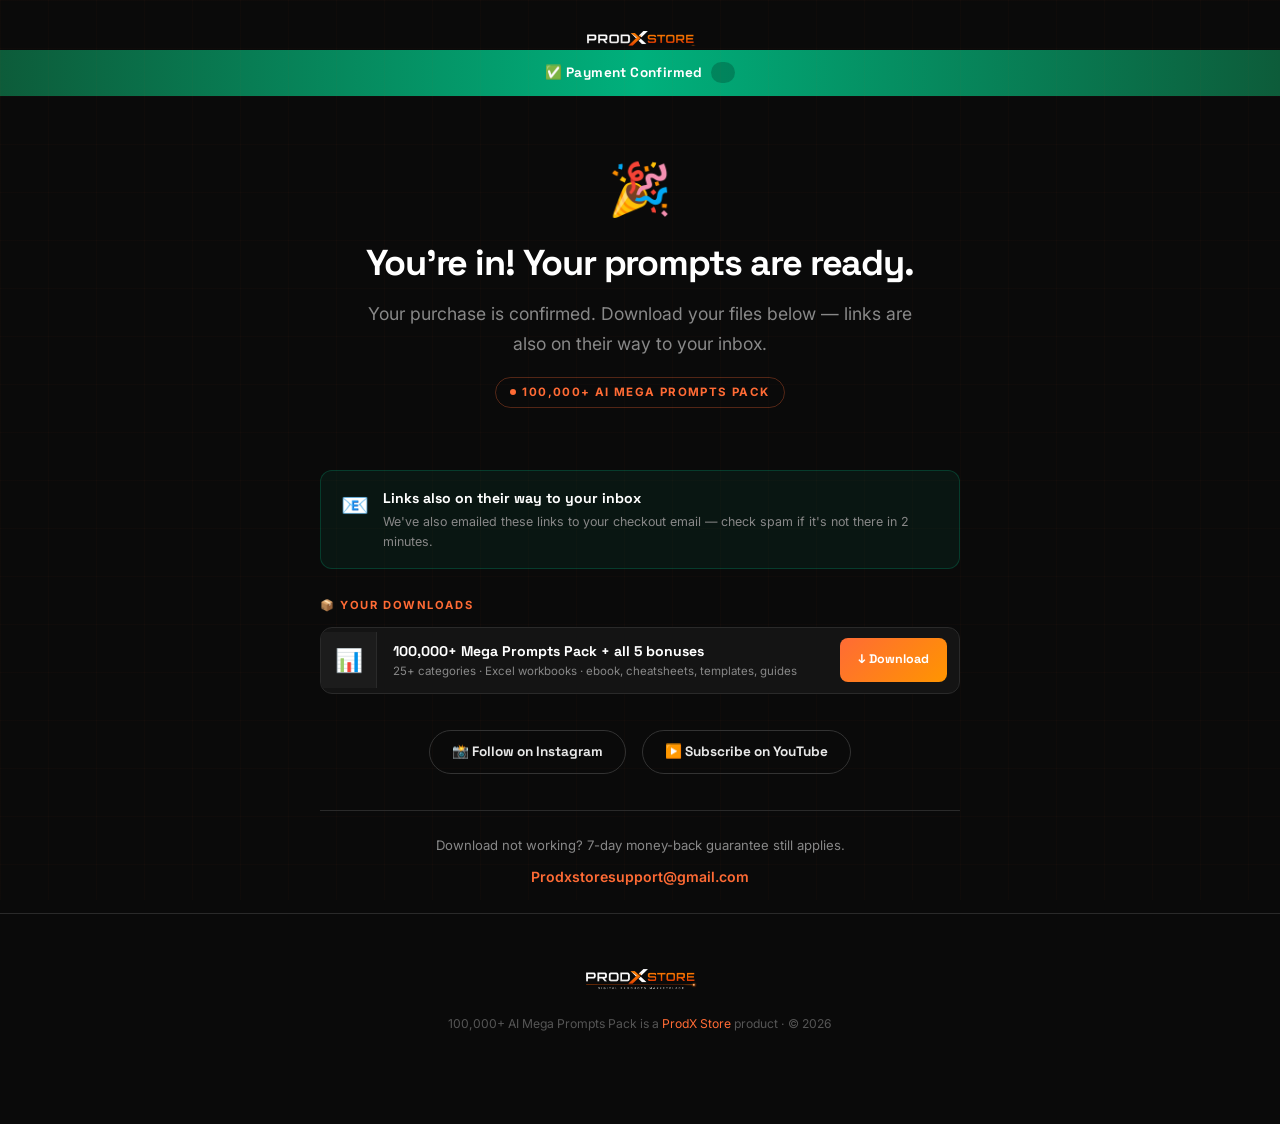
<file: thank-you.html>
<!--
  DELIVERY FLOW
  1. Buyer pays ₹399 at pay.prodxstore.com/checkout/ai-mega-prompts-pack
     (shared ProdXStore Razorpay checkout; price set in hq.prodxstore.com/store).
  2. After a verified payment the checkout redirects here, and this page shows
     the download link straight away.
  Note: the old Make.com email scenario routes by amount and has no ₹399 route,
  so delivery for this product is this page. See DELIVERY_SETUP.md (legacy).
-->
<!DOCTYPE html>
<html lang="en">
<head>
<meta charset="UTF-8"/>
<meta name="viewport" content="width=device-width,initial-scale=1.0"/>
<title>You're In! Your AI Prompts Are Ready | ProdX Store</title>
<meta name="robots" content="noindex,nofollow"/>
<link rel="icon" type="image/png" href="../favicon-32.png"/>
<link rel="preconnect" href="https://fonts.googleapis.com"/>
<link rel="preconnect" href="https://fonts.gstatic.com" crossorigin/>
<link href="https://fonts.googleapis.com/css2?family=Space+Grotesk:wght@400;500;600;700;800&family=Inter:wght@300;400;500;600&display=swap" rel="stylesheet"/>
<link rel="stylesheet" href="styles.css"/>

<!-- META_PIXEL_CODE — paste the same Meta Pixel base code as index.html; the Purchase event fires automatically in the script at the bottom of this page -->
</head>
<body>

<div style="display:flex;justify-content:center;padding:16px 20px 4px;position:relative;z-index:1">
  <a href="../" aria-label="ProdX Store home"><img src="../assets/logo-nav.png" alt="ProdX Store" style="height:30px;width:auto"/></a>
</div>

<div style="background:linear-gradient(90deg,#0D5C3A,#00B07C,#0D5C3A);padding:12px 20px;text-align:center;font-family:'Space Grotesk',sans-serif;font-size:.85rem;font-weight:700;color:#fff;letter-spacing:.03em">
  ✅ Payment Confirmed <span id="order-id-display" style="background:rgba(0,0,0,.2);padding:2px 12px;border-radius:999px;margin-left:8px"></span>
</div>

<div class="wrap-sm">
  <div class="final-cta" style="padding:52px 0 24px">
    <div style="font-size:3.2rem;margin-bottom:14px">🎉</div>
    <h1 class="h1" style="font-size:clamp(24px,4vw,36px);text-transform:none">You're in! Your prompts are ready.</h1>
    <p class="sub sec-center" style="margin:0 auto">Your purchase is confirmed. Download your files below — links are also on their way to your inbox.</p>
    <div class="eyebrow" id="plan-label" style="margin-top:18px">Loading your plan…</div>
  </div>

  <!-- EMAIL NOTICE -->
  <div style="background:rgba(0,176,124,.07);border:1px solid rgba(0,176,124,.25);border-radius:12px;padding:16px 20px;display:flex;gap:14px;align-items:flex-start;margin:20px 0">
    <div style="font-size:1.4rem;flex-shrink:0">📧</div>
    <div>
      <div style="font-family:'Space Grotesk',sans-serif;font-size:.88rem;font-weight:700;color:var(--wh);margin-bottom:3px">Links also on their way to your inbox</div>
      <div style="font-size:.78rem;color:var(--mu);line-height:1.6">We've also emailed these links to your checkout email — check spam if it's not there in 2 minutes.</div>
    </div>
  </div>

  <!-- DOWNLOADS -->
  <div id="downloads">
    <div class="sec-label" style="margin-top:28px">📦 Your Downloads</div>
    <div id="dl-list" style="display:flex;flex-direction:column;gap:8px;margin-top:12px"></div>
  </div>

  <!-- FOLLOW -->
  <div style="text-align:center;margin:36px 0;display:flex;justify-content:center;gap:16px;flex-wrap:wrap">
    <a href="[INSTAGRAM]" class="btn btn-ghost" style="padding:10px 22px;font-size:.85rem;min-height:44px">📸 Follow on Instagram</a>
    <a href="[YOUTUBE]" class="btn btn-ghost" style="padding:10px 22px;font-size:.85rem;min-height:44px">▶️ Subscribe on YouTube</a>
  </div>

  <div style="text-align:center;padding:24px 0;border-top:1px solid var(--border);margin-top:16px">
    <p style="font-size:.82rem;color:var(--mu);margin-bottom:8px">Download not working? 7-day money-back guarantee still applies.</p>
    <a href="mailto:Prodxstoresupport@gmail.com" style="color:var(--or);font-weight:600;font-size:.88rem">Prodxstoresupport@gmail.com</a>
  </div>
</div>

<footer>
  <a href="../" aria-label="ProdX Store"><img src="../assets/logo-full.png" alt="ProdX Store" style="height:50px;width:auto;margin:0 auto 10px;display:block"/></a>
  <p class="footer-note">100,000+ AI Mega Prompts Pack is a <a href="../" style="color:var(--or)">ProdX Store</a> product · © 2026</p>
</footer>

<script>
/* Delivery link — same Google Drive file the delivery email sends. */
const DELIVERY = [
  { icon: '📊', name: '100,000+ Mega Prompts Pack + all 5 bonuses', meta: '25+ categories · Excel workbooks · ebook, cheatsheets, templates, guides', href: 'https://drive.google.com/file/d/1ZI7z9naMHbAv9bWA-ERxL2HdMla2wYnP/view?usp=drive_link' },
];

const PRODUCT_LABEL = '100,000+ AI Mega Prompts Pack';
const AMOUNT_INR = 399; // used only for the Meta Pixel Purchase event below

document.addEventListener('DOMContentLoaded', () => {
  const params = new URLSearchParams(window.location.search);
  const pid = params.get('pid') || '';

  if (pid) {
    document.getElementById('order-id-display').textContent = 'Order: ' + pid.slice(0, 16) + (pid.length > 16 ? '…' : '');
  }

  document.getElementById('plan-label').textContent = PRODUCT_LABEL;

  const list = document.getElementById('dl-list');
  DELIVERY.forEach(item => {
    const row = document.createElement('div');
    row.style.cssText = 'background:var(--s1);border:1px solid var(--border);border-radius:12px;display:flex;align-items:center;overflow:hidden';
    row.innerHTML = `
      <div style="width:56px;height:56px;display:flex;align-items:center;justify-content:center;font-size:1.4rem;flex-shrink:0;background:var(--s2);border-right:1px solid var(--border)">${item.icon}</div>
      <div style="flex:1;padding:12px 16px;min-width:0">
        <div style="font-family:'Space Grotesk',sans-serif;font-size:.88rem;font-weight:700;color:var(--wh)">${item.name}</div>
        <div style="font-size:.72rem;color:var(--mu)">${item.meta}</div>
      </div>
      <a href="${item.href}" target="_blank" rel="noopener" class="btn" style="background:linear-gradient(135deg,#FF6B35,#FF9500);color:#fff;font-size:.78rem;padding:10px 18px;margin-right:12px;border-radius:8px;flex-shrink:0;min-height:44px">↓ Download</a>
    `;
    list.appendChild(row);
  });

  // Fire Meta Pixel Purchase event.
  if (typeof fbq === 'function') {
    fbq('track', 'Purchase', {
      value: AMOUNT_INR,
      currency: 'INR',
      content_name: PRODUCT_LABEL,
    });
  }
});
</script>
</body>
</html>
</file>
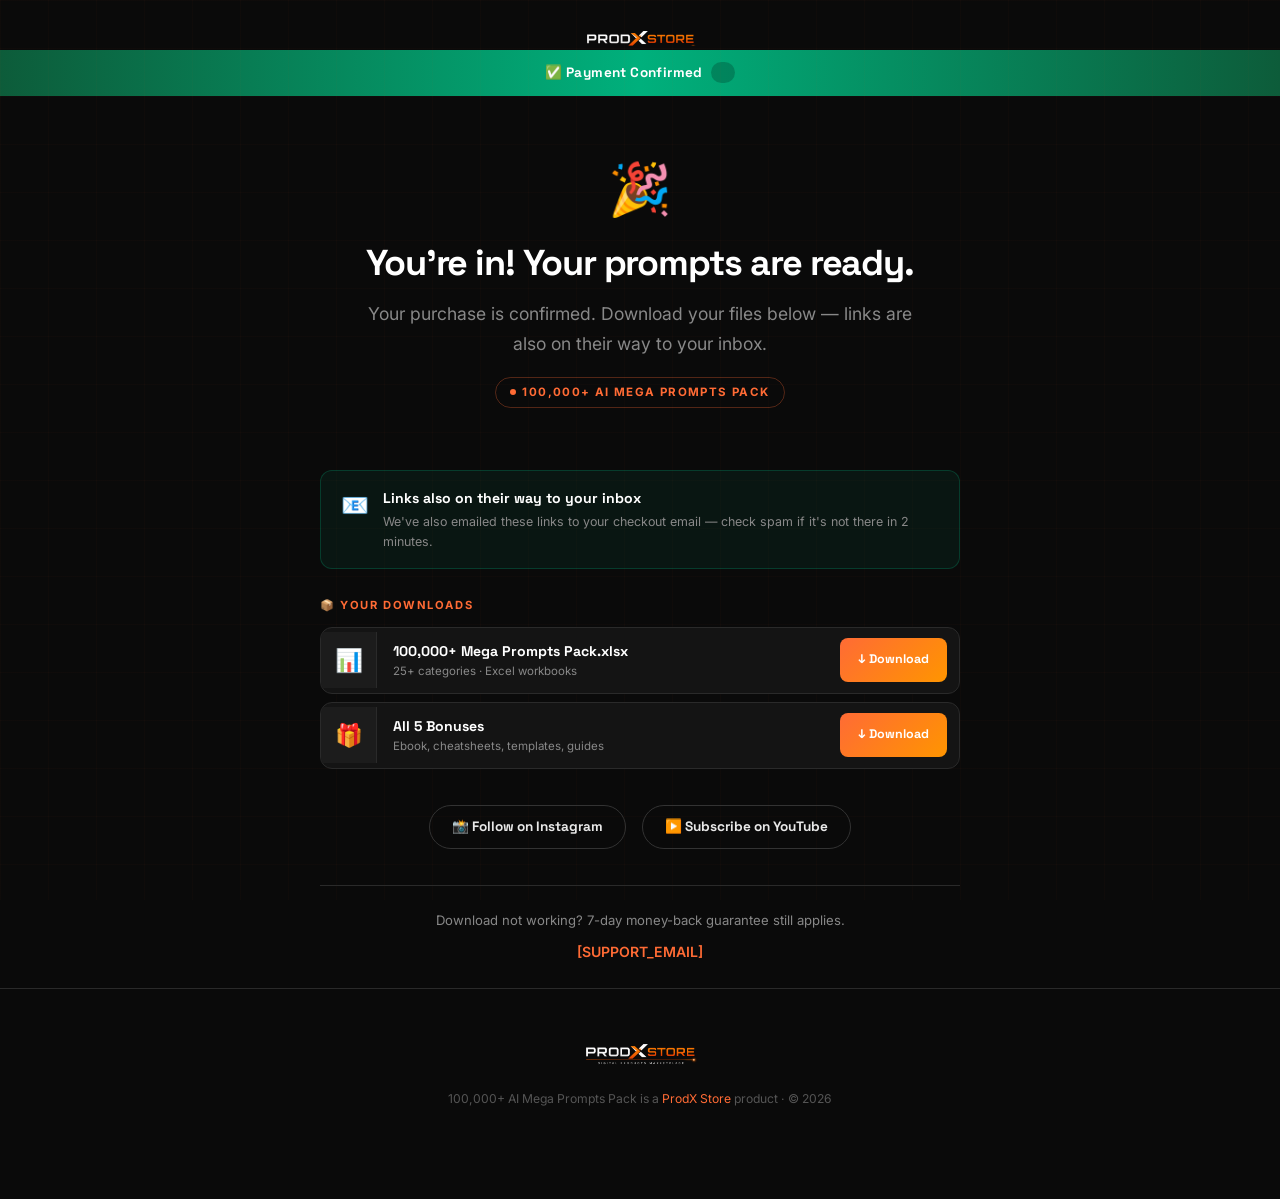
<file: mega-pack/thank-you.html>
<!--
  EMAIL / DELIVERY FLOW (no backend, no database) — see DELIVERY_SETUP.md for
  the full step-by-step. Summary for the Make.com scenario:

  1. Buyer pays ₹299 via the single Razorpay Payment Page linked from index.html.
  2. Razorpay fires a webhook on event = "payment.captured".
  3. A Make.com scenario (Webhook → Email) reads these exact fields from the
     webhook payload:
       - event               = payment.captured
       - buyer email         = payload.payment.entity.email
       - amount (in paise)   = payload.payment.entity.amount  (expect 29900)
     No router/branching needed — there is only one product and one price now.
     The Email module sends [DRIVE_PRO] + [DRIVE_BONUSES] to the buyer email
     captured above.
  4. Razorpay's Payment Page redirect also lands the browser on
     thank-you.html?pid=<razorpay_payment_id>, so this page can show the same
     download links immediately — buyers don't have to wait on the email.
-->
<!DOCTYPE html>
<html lang="en">
<head>
<meta charset="UTF-8"/>
<meta name="viewport" content="width=device-width,initial-scale=1.0"/>
<title>You're In! Your AI Prompts Are Ready | ProdX Store</title>
<meta name="robots" content="noindex,nofollow"/>
<link rel="icon" type="image/png" href="../favicon-32.png"/>
<link rel="preconnect" href="https://fonts.googleapis.com"/>
<link rel="preconnect" href="https://fonts.gstatic.com" crossorigin/>
<link href="https://fonts.googleapis.com/css2?family=Space+Grotesk:wght@400;500;600;700;800&family=Inter:wght@300;400;500;600&display=swap" rel="stylesheet"/>
<link rel="stylesheet" href="styles.css"/>

<!-- META_PIXEL_CODE — paste the same Meta Pixel base code as index.html; the Purchase event fires automatically in the script at the bottom of this page -->
</head>
<body>

<div style="display:flex;justify-content:center;padding:16px 20px 4px;position:relative;z-index:1">
  <a href="../" aria-label="ProdX Store home"><img src="../assets/logo-nav.png" alt="ProdX Store" style="height:30px;width:auto"/></a>
</div>

<div style="background:linear-gradient(90deg,#0D5C3A,#00B07C,#0D5C3A);padding:12px 20px;text-align:center;font-family:'Space Grotesk',sans-serif;font-size:.85rem;font-weight:700;color:#fff;letter-spacing:.03em">
  ✅ Payment Confirmed <span id="order-id-display" style="background:rgba(0,0,0,.2);padding:2px 12px;border-radius:999px;margin-left:8px"></span>
</div>

<div class="wrap-sm">
  <div class="final-cta" style="padding:52px 0 24px">
    <div style="font-size:3.2rem;margin-bottom:14px">🎉</div>
    <h1 class="h1" style="font-size:clamp(24px,4vw,36px);text-transform:none">You're in! Your prompts are ready.</h1>
    <p class="sub sec-center" style="margin:0 auto">Your purchase is confirmed. Download your files below — links are also on their way to your inbox.</p>
    <div class="eyebrow" id="plan-label" style="margin-top:18px">Loading your plan…</div>
  </div>

  <!-- EMAIL NOTICE -->
  <div style="background:rgba(0,176,124,.07);border:1px solid rgba(0,176,124,.25);border-radius:12px;padding:16px 20px;display:flex;gap:14px;align-items:flex-start;margin:20px 0">
    <div style="font-size:1.4rem;flex-shrink:0">📧</div>
    <div>
      <div style="font-family:'Space Grotesk',sans-serif;font-size:.88rem;font-weight:700;color:var(--wh);margin-bottom:3px">Links also on their way to your inbox</div>
      <div style="font-size:.78rem;color:var(--mu);line-height:1.6">We've also emailed these links to your checkout email — check spam if it's not there in 2 minutes.</div>
    </div>
  </div>

  <!-- DOWNLOADS -->
  <div id="downloads">
    <div class="sec-label" style="margin-top:28px">📦 Your Downloads</div>
    <div id="dl-list" style="display:flex;flex-direction:column;gap:8px;margin-top:12px"></div>
  </div>

  <!-- FOLLOW -->
  <div style="text-align:center;margin:36px 0;display:flex;justify-content:center;gap:16px;flex-wrap:wrap">
    <a href="[INSTAGRAM]" class="btn btn-ghost" style="padding:10px 22px;font-size:.85rem;min-height:44px">📸 Follow on Instagram</a>
    <a href="[YOUTUBE]" class="btn btn-ghost" style="padding:10px 22px;font-size:.85rem;min-height:44px">▶️ Subscribe on YouTube</a>
  </div>

  <div style="text-align:center;padding:24px 0;border-top:1px solid var(--border);margin-top:16px">
    <p style="font-size:.82rem;color:var(--mu);margin-bottom:8px">Download not working? 7-day money-back guarantee still applies.</p>
    <a href="mailto:[SUPPORT_EMAIL]" style="color:var(--or);font-weight:600;font-size:.88rem">[SUPPORT_EMAIL]</a>
  </div>
</div>

<footer>
  <a href="../" aria-label="ProdX Store"><img src="../assets/logo-full.png" alt="ProdX Store" style="height:50px;width:auto;margin:0 auto 10px;display:block"/></a>
  <p class="footer-note">100,000+ AI Mega Prompts Pack is a <a href="../" style="color:var(--or)">ProdX Store</a> product · © 2026</p>
</footer>

<script>
/* Delivery links — single product, single download set. Replace before going live. */
const DELIVERY = [
  { icon: '📊', name: '100,000+ Mega Prompts Pack.xlsx', meta: '25+ categories · Excel workbooks', href: '[DRIVE_PRO]' },
  { icon: '🎁', name: 'All 5 Bonuses', meta: 'Ebook, cheatsheets, templates, guides', href: '[DRIVE_BONUSES]' },
];

const PRODUCT_LABEL = '100,000+ AI Mega Prompts Pack';
const AMOUNT_INR = 299; // used only for the Meta Pixel Purchase event below

document.addEventListener('DOMContentLoaded', () => {
  const params = new URLSearchParams(window.location.search);
  const pid = params.get('pid') || '';

  if (pid) {
    document.getElementById('order-id-display').textContent = 'Order: ' + pid.slice(0, 16) + (pid.length > 16 ? '…' : '');
  }

  document.getElementById('plan-label').textContent = PRODUCT_LABEL;

  const list = document.getElementById('dl-list');
  DELIVERY.forEach(item => {
    const row = document.createElement('div');
    row.style.cssText = 'background:var(--s1);border:1px solid var(--border);border-radius:12px;display:flex;align-items:center;overflow:hidden';
    row.innerHTML = `
      <div style="width:56px;height:56px;display:flex;align-items:center;justify-content:center;font-size:1.4rem;flex-shrink:0;background:var(--s2);border-right:1px solid var(--border)">${item.icon}</div>
      <div style="flex:1;padding:12px 16px;min-width:0">
        <div style="font-family:'Space Grotesk',sans-serif;font-size:.88rem;font-weight:700;color:var(--wh)">${item.name}</div>
        <div style="font-size:.72rem;color:var(--mu)">${item.meta}</div>
      </div>
      <a href="${item.href}" target="_blank" rel="noopener" class="btn" style="background:linear-gradient(135deg,#FF6B35,#FF9500);color:#fff;font-size:.78rem;padding:10px 18px;margin-right:12px;border-radius:8px;flex-shrink:0;min-height:44px">↓ Download</a>
    `;
    list.appendChild(row);
  });

  // Fire Meta Pixel Purchase event.
  if (typeof fbq === 'function') {
    fbq('track', 'Purchase', {
      value: AMOUNT_INR,
      currency: 'INR',
      content_name: PRODUCT_LABEL,
    });
  }
});
</script>
</body>
</html>
</file>
<file: styles.css>
/* ══════════════════════════════════════════════════════════
   100,000+ AI Mega Prompts Pack — ProdXStore
   Brand tokens match the existing ProdXStore hub / Claude Prompt Pack pages.
   ══════════════════════════════════════════════════════════ */

*, *::before, *::after { box-sizing: border-box; margin: 0; padding: 0 }
html { scroll-behavior: smooth }
html, body { max-width: 100%; overflow-x: hidden }
body {
  font-family: 'Inter', sans-serif;
  background: #0A0A0A;
  color: #E8E8E8;
  line-height: 1.6;
}
nav, .nav-in { max-width: 100vw }
button { cursor: pointer; font-family: inherit; border: none; outline: none; background: none }
a { color: inherit; text-decoration: none }
img { display: block; max-width: 100% }

:root {
  --bg: #0A0A0A; --s1: #141414; --s2: #1C1C1C; --s3: #242424;
  --border: #2A2A2A; --border2: #333;
  --or: #FF6B35; --or2: #C0501F; --or3: rgba(255,107,53,.15);
  --wh: #FFFFFF; --tx: #E8E8E8; --mu: #888; --su: #555;
  --rd: 12px; --rd2: 8px;
  --gold: #F5C842; --green: #00B07C; --purple: #7B61FF; --blue: #4EA1FF;
}

body::before {
  content: '';
  position: fixed; inset: 0;
  background-image:
    linear-gradient(rgba(255,107,53,.025) 1px, transparent 1px),
    linear-gradient(90deg, rgba(255,107,53,.025) 1px, transparent 1px);
  background-size: 48px 48px;
  pointer-events: none;
  z-index: 0;
}

.wrap { max-width: 1080px; margin: 0 auto; padding: 0 20px; position: relative; z-index: 1 }
.wrap-sm { max-width: 680px; margin: 0 auto; padding: 0 20px; position: relative; z-index: 1 }
section { position: relative; z-index: 1 }

/* ── TYPOGRAPHY ─────────────────────────────────────────── */
.eyebrow {
  display: inline-flex; align-items: center; gap: 6px;
  font-size: .72rem; font-weight: 700; letter-spacing: .12em; text-transform: uppercase;
  color: var(--or); border: 1px solid rgba(255,107,53,.3); border-radius: 999px;
  padding: 5px 14px; margin-bottom: 18px;
  max-width: calc(100% - 16px); box-sizing: border-box;
}
.eyebrow, .cd-warning, .price-popular { white-space: normal; text-align: center }
.eyebrow::before { content: ''; width: 6px; height: 6px; border-radius: 50%; background: var(--or); animation: pulse 2s infinite }
@keyframes pulse { 0%,100% { opacity: 1 } 50% { opacity: .35 } }

.h1 { font-family: 'Space Grotesk', sans-serif; font-size: clamp(30px,5vw,56px); font-weight: 800; color: var(--wh); letter-spacing: -.03em; line-height: 1.1; margin-bottom: 16px }
.h2 { font-family: 'Space Grotesk', sans-serif; font-size: clamp(24px,3.5vw,38px); font-weight: 700; color: var(--wh); letter-spacing: -.02em; line-height: 1.15; margin-bottom: 12px }
.h3 { font-family: 'Space Grotesk', sans-serif; font-size: 1.1rem; font-weight: 700; color: var(--wh); margin-bottom: 8px }
.sub { font-size: clamp(.95rem,1.8vw,1.1rem); color: var(--mu); max-width: 580px; line-height: 1.7 }
.or { color: var(--or) }
.sec-label { font-size: .7rem; font-weight: 700; letter-spacing: .14em; text-transform: uppercase; color: var(--or); margin-bottom: 10px }
.sec-center { text-align: center }
.sec-center .sub { margin: 0 auto }

/* ── SIGNATURE DIVIDER: line ending in glowing dot ─────────── */
.brand-rule { display: flex; align-items: center; justify-content: center; gap: 0; margin: 22px auto; width: 180px }
.brand-rule::before {
  content: ''; flex: 1; height: 1px;
  background: linear-gradient(90deg, transparent, var(--or));
}
.brand-rule .dot {
  width: 8px; height: 8px; border-radius: 50%; background: var(--or);
  box-shadow: 0 0 12px 3px rgba(255,107,53,.7), 0 0 24px 6px rgba(255,107,53,.35);
  flex-shrink: 0; margin-left: -1px;
}
.section-divider { display: flex; align-items: center; justify-content: center; padding: 0 0 8px }
.section-divider::before { content: ''; flex: 1; max-width: 420px; height: 1px; background: linear-gradient(90deg, transparent, var(--border2)) }
.section-divider .dot { width: 6px; height: 6px; border-radius: 50%; background: var(--or); box-shadow: 0 0 10px 2px rgba(255,107,53,.6); margin-left: -1px }

/* ── BUTTONS ─────────────────────────────────────────────── */
.btn { display: inline-flex; align-items: center; justify-content: center; gap: 8px; font-family: 'Space Grotesk', sans-serif; font-weight: 700; border-radius: 999px; transition: all .2s; cursor: pointer; min-height: 44px }
.btn-primary { background: linear-gradient(135deg, #FF6B35, #FF9500); color: #fff; padding: 16px 36px; font-size: 1.05rem; box-shadow: 0 8px 30px rgba(255,107,53,.25) }
.btn-primary:hover { filter: brightness(1.08); transform: translateY(-1px) }
.btn-ghost { background: transparent; color: var(--tx); padding: 16px 32px; font-size: 1rem; border: 1px solid var(--border2) }
.btn-ghost:hover { border-color: var(--mu) }
.btn-full { width: 100%; border-radius: 14px; padding: 18px; font-size: 1.1rem; font-weight: 800 }

/* ── NAVBAR ──────────────────────────────────────────────── */
nav { position: sticky; top: 0; z-index: 100; background: rgba(10,10,10,.9); backdrop-filter: blur(16px); border-bottom: 1px solid var(--border) }
.nav-in { max-width: 1080px; margin: 0 auto; padding: 0 20px; height: 60px; display: flex; align-items: center; justify-content: space-between; gap: 10px }
.nav-in a { min-width: 0 }
.nav-in a span { display: none }
@media(min-width: 560px) { .nav-in a span { display: inline } }
.nav-cta { background: linear-gradient(135deg, #FF6B35, #FF9500); color: #fff; font-family: 'Space Grotesk', sans-serif; font-weight: 700; font-size: .82rem; padding: 10px 20px; border-radius: 999px; transition: filter .2s; white-space: nowrap; flex-shrink: 1; min-width: 0; overflow: hidden; text-overflow: ellipsis; min-height: 44px; display: inline-flex; align-items: center }
.nav-cta:hover { filter: brightness(1.08) }
@media(max-width: 400px) { .nav-cta { padding: 9px 12px; font-size: .68rem } }

/* ── HERO ────────────────────────────────────────────────── */
.hero { padding: 68px 20px 44px; text-align: center; overflow: hidden }
.hero > * { max-width: 100% }
.hero-h1 { font-family: 'Space Grotesk', sans-serif; font-size: clamp(30px,5.2vw,58px); font-weight: 800; color: var(--wh); letter-spacing: -.03em; line-height: 1.08; margin-bottom: 18px; text-transform: uppercase }
.hero-sub { font-size: clamp(.95rem,1.8vw,1.12rem); color: var(--mu); max-width: 620px; margin: 0 auto 30px; line-height: 1.7 }
.hero-ctas { display: flex; gap: 12px; justify-content: center; flex-wrap: wrap; margin-bottom: 14px }
.hero-see-inside { display: inline-block; font-size: .82rem; color: var(--mu); text-decoration: underline; text-underline-offset: 3px; padding: 8px 4px; margin-bottom: 4px }
.hero-see-inside:hover { color: var(--tx) }

.hero-timer { display: inline-flex; align-items: center; gap: 8px; flex-wrap: wrap; justify-content: center; background: rgba(255,107,53,.08); border: 1px solid rgba(255,107,53,.3); border-radius: 999px; padding: 8px 16px; margin-top: 4px; max-width: calc(100% - 16px); box-sizing: border-box }
.hero-timer-label { font-size: .78rem; font-weight: 600; color: var(--or); white-space: nowrap }
.hero-timer-clock { font-family: 'Space Grotesk', sans-serif; font-weight: 800; font-size: .92rem; color: var(--wh); letter-spacing: .02em; font-variant-numeric: tabular-nums }
.trust-row { display: flex; align-items: center; justify-content: center; gap: 6px 20px; flex-wrap: wrap; margin-top: 12px }
.trust-item { display: flex; align-items: center; gap: 6px; font-size: .78rem; color: var(--mu) }
.trust-dot { width: 6px; height: 6px; border-radius: 50%; background: var(--or); flex-shrink: 0 }

/* ── MOCKUP STRIP (CSS-built deliverables) ─────────────────── */
.mockup-strip { display: grid; grid-template-columns: repeat(3,1fr); gap: 16px; margin-top: 44px }
@media(max-width:760px) { .mockup-strip { grid-template-columns: 1fr } }
.mockup-card { background: var(--s1); border: 1px solid var(--border); border-radius: var(--rd); overflow: hidden; text-align: left; transition: transform .2s, border-color .2s }
.mockup-card:hover { transform: translateY(-3px); border-color: rgba(255,107,53,.4) }
.mockup-bar { background: var(--s3); padding: 9px 12px; display: flex; align-items: center; gap: 6px; border-bottom: 1px solid var(--border) }
.mockup-dot { width: 8px; height: 8px; border-radius: 50% }
.mockup-bar span { font-size: .68rem; color: var(--su); margin-left: 6px; white-space: nowrap; overflow: hidden; text-overflow: ellipsis }
.mockup-body { padding: 16px; min-height: 120px }
.mockup-icon { font-size: 1.6rem; margin-bottom: 8px }
.mockup-title { font-family: 'Space Grotesk', sans-serif; font-size: .86rem; font-weight: 700; color: var(--wh); margin-bottom: 4px }
.mockup-desc { font-size: .76rem; color: var(--mu); line-height: 1.55 }

/* ── SOCIAL PROOF BAR ────────────────────────────────────── */
.proof-bar { background: var(--s1); border-top: 1px solid var(--border); border-bottom: 1px solid var(--border); padding: 30px 0 }
.proof-grid { display: grid; grid-template-columns: repeat(4,1fr); gap: 16px; text-align: center }
@media(max-width:680px) { .proof-grid { grid-template-columns: repeat(2,1fr) } }
.proof-num { font-family: 'Space Grotesk', sans-serif; font-size: clamp(1.6rem,3vw,2.3rem); font-weight: 800; color: var(--or); letter-spacing: -.02em; text-shadow: 0 0 40px rgba(255,107,53,.25) }
.proof-label { font-size: .72rem; color: var(--mu); text-transform: uppercase; letter-spacing: .08em; margin-top: 4px }

/* ── SECTION LAYOUT ──────────────────────────────────────── */
.section { padding: 68px 0 }
.section-sm { padding: 48px 0 }
.section-dark { background: var(--s1); border-top: 1px solid var(--border); border-bottom: 1px solid var(--border) }

/* ── PAIN → PROMISE ──────────────────────────────────────── */
.pp-cols { display: grid; grid-template-columns: 1fr 1fr; gap: 28px; margin-top: 40px }
@media(max-width:720px) { .pp-cols { grid-template-columns: 1fr } }
.pp-col { border-radius: var(--rd); padding: 26px; border: 1px solid var(--border) }
.pp-col.pain { background: rgba(220,38,38,.05); border-color: rgba(220,38,38,.25) }
.pp-col.promise { background: rgba(255,107,53,.06); border-color: rgba(255,107,53,.3) }
.pp-col-label { font-family: 'Space Grotesk', sans-serif; font-size: .82rem; font-weight: 800; letter-spacing: .06em; text-transform: uppercase; margin-bottom: 16px }
.pp-col.pain .pp-col-label { color: #F87171 }
.pp-col.promise .pp-col-label { color: var(--or) }
.pp-item { display: flex; gap: 10px; align-items: flex-start; font-size: .88rem; color: var(--tx); padding: 10px 0; border-bottom: 1px solid rgba(255,255,255,.06) }
.pp-item:last-child { border-bottom: none }
.pp-item::before { flex-shrink: 0; font-weight: 800; margin-top: 1px }
.pp-col.pain .pp-item::before { content: '✕'; color: #F87171 }
.pp-col.promise .pp-item::before { content: '✓'; color: var(--or) }

/* ── CATEGORY FILTER PILLS ──────────────────────────────── */
.filter-pills { display: flex; gap: 8px; flex-wrap: wrap; margin: 32px 0 24px }
.filter-pill { font-family: 'Space Grotesk', sans-serif; font-size: .8rem; font-weight: 600; padding: 8px 18px; min-height: 40px; border-radius: 999px; border: 1px solid var(--border2); color: var(--mu); transition: all .2s }
.filter-pill:hover { border-color: var(--or); color: var(--tx) }
.filter-pill.active { background: var(--or); border-color: var(--or); color: #fff }

/* ── CATEGORY GRID ───────────────────────────────────────── */
.cat-grid { display: grid; grid-template-columns: repeat(auto-fit,minmax(200px,1fr)); gap: 12px }
.cat-card { background: var(--s1); border: 1px solid var(--border); border-radius: var(--rd); padding: 18px; transition: border-color .2s, transform .2s }
.cat-card:hover { border-color: rgba(255,107,53,.4); transform: translateY(-2px) }
.cat-card.hide { display: none }
.cat-icon { font-size: 1.6rem; margin-bottom: 8px }
.cat-name { font-family: 'Space Grotesk', sans-serif; font-size: .86rem; font-weight: 700; color: var(--wh); margin-bottom: 3px }
.cat-count { font-size: .74rem; color: var(--mu) }
.cat-tools { display: flex; gap: 4px; margin-top: 8px; flex-wrap: wrap }
.cat-tag { font-size: .62rem; font-weight: 700; letter-spacing: .03em; text-transform: uppercase; color: var(--su); background: rgba(255,255,255,.04); border-radius: 999px; padding: 2px 8px }

/* ── SAMPLE PROMPT CODE CARDS ────────────────────────────── */
.code-grid { display: grid; grid-template-columns: repeat(auto-fit,minmax(280px,1fr)); gap: 18px; margin-top: 36px }
.code-card { background: var(--bg); border: 1px solid var(--border); border-radius: var(--rd); overflow: hidden }
.code-head { background: var(--s2); padding: 10px 14px; display: flex; align-items: center; gap: 8px; border-bottom: 1px solid var(--border) }
.code-dot { width: 9px; height: 9px; border-radius: 50% }
.code-label { font-size: .7rem; color: var(--su); margin-left: 4px; flex: 1; overflow: hidden; text-overflow: ellipsis; white-space: nowrap }
.copy-btn { font-size: .68rem; font-weight: 700; color: var(--or); border: 1px solid rgba(255,107,53,.35); border-radius: 999px; padding: 4px 12px; flex-shrink: 0; transition: background .2s }
.copy-btn:hover { background: rgba(255,107,53,.1) }
.copy-btn.copied { color: var(--green); border-color: rgba(0,176,124,.4) }
.code-body { padding: 16px; font-size: .82rem; color: var(--mu); line-height: 1.8; font-family: 'Inter', sans-serif }
.code-var { color: var(--or); font-weight: 700 }

/* ── BONUS CARDS ─────────────────────────────────────────── */
/* flex + justify-content:center (not grid) so a partial last row (5 cards = 3+2)
   centers itself instead of hugging the left edge */
.bonus-grid { display: flex; flex-wrap: wrap; justify-content: center; gap: 16px; margin-top: 36px }
.bonus-card { background: var(--s1); border: 1px solid var(--border); border-radius: var(--rd); overflow: hidden; position: relative; flex: 1 1 240px; max-width: 340px }
.bonus-top { height: 4px }
.bonus-body { padding: 20px }
.bonus-num { display: inline-block; font-size: .66rem; font-weight: 800; letter-spacing: .1em; text-transform: uppercase; padding: 3px 10px; border-radius: 999px; margin-bottom: 12px }
.bonus-title { font-family: 'Space Grotesk', sans-serif; font-size: .93rem; font-weight: 700; color: var(--wh); margin-bottom: 6px }
.bonus-desc { font-size: .8rem; color: var(--mu); line-height: 1.6; margin-bottom: 14px }
.bonus-foot { display: flex; align-items: center; justify-content: space-between }
.bonus-value { font-size: .78rem; color: var(--su); text-decoration: line-through }
.bonus-free { font-size: .7rem; font-weight: 700; padding: 3px 10px; border-radius: 999px }

.value-box { background: linear-gradient(135deg, rgba(255,107,53,.12), rgba(255,107,53,.04)); border: 1px solid rgba(255,107,53,.3); border-radius: 16px; padding: 28px 32px; margin-top: 32px }
.value-rows { display: flex; flex-direction: column; gap: 10px; margin-bottom: 20px }
.value-row { display: flex; align-items: center; justify-content: space-between; padding: 10px 0; border-bottom: 1px solid rgba(255,255,255,.06); gap: 12px }
.value-row:last-child { border-bottom: none }
.value-label { font-size: .86rem; color: var(--tx) }
.value-label strong { color: var(--wh) }
.value-price { font-size: .86rem; color: var(--su); text-decoration: line-through; white-space: nowrap }
.value-total-row { display: flex; align-items: center; justify-content: space-between; padding-top: 16px; border-top: 1px solid rgba(255,107,53,.3); flex-wrap: wrap; gap: 12px }
.value-total-label { font-family: 'Space Grotesk', sans-serif; font-size: 1rem; font-weight: 700; color: var(--wh) }
.value-total-price { font-family: 'Space Grotesk', sans-serif; font-size: 2rem; font-weight: 800; color: var(--or) }

/* ── PRICING (single offer) ──────────────────────────────── */
.pricing-grid { display: flex; justify-content: center; margin-top: 40px }
.price-card { background: var(--s1); border: 1px solid var(--border2); border-radius: 18px; overflow: hidden; display: flex; flex-direction: column; position: relative; width: 100%; max-width: 440px }
.price-card.featured { border: 2px solid var(--or); box-shadow: 0 0 60px rgba(255,107,53,.15) }
.price-popular { position: absolute; top: -1px; left: 50%; transform: translateX(-50%); background: linear-gradient(135deg,#FF6B35,#FF9500); color: #fff; font-family: 'Space Grotesk', sans-serif; font-size: .64rem; font-weight: 800; letter-spacing: .1em; text-transform: uppercase; padding: 5px 16px; border-radius: 0 0 10px 10px; white-space: nowrap }
.price-head { padding: 30px 24px 18px; text-align: center; border-bottom: 1px solid var(--border) }
.price-tier { font-family: 'Space Grotesk', sans-serif; font-size: .78rem; font-weight: 800; letter-spacing: .1em; text-transform: uppercase; color: var(--mu) }
.price-card.featured .price-tier { color: var(--or) }
.price-tier-desc { font-size: .78rem; color: var(--su); margin-top: 4px; margin-bottom: 16px }
.price-amt-row { display: flex; align-items: baseline; justify-content: center; gap: 10px }
.price-amt { font-family: 'Space Grotesk', sans-serif; font-size: 2.4rem; font-weight: 800; color: var(--wh); letter-spacing: -.02em }
.price-was { font-size: .95rem; color: var(--su); text-decoration: line-through }
.price-usd { font-size: .74rem; color: var(--su); margin-top: 6px }
.price-body { padding: 22px 24px; flex: 1; display: flex; flex-direction: column }
.price-feats { list-style: none; display: flex; flex-direction: column; gap: 10px; margin-bottom: 20px; flex: 1 }
.price-feats li { display: flex; align-items: flex-start; gap: 8px; font-size: .84rem; color: var(--tx) }
.price-feats li::before { content: '✓'; color: var(--or); font-weight: 800; flex-shrink: 0; margin-top: 1px }
.price-cta { width: 100%; border-radius: 12px; padding: 15px; font-size: .95rem; min-height: 48px }
.price-card:not(.featured) .price-cta { background: var(--s2); color: var(--wh); border: 1px solid var(--border2); box-shadow: none }
.price-card:not(.featured) .price-cta:hover { border-color: var(--or); color: var(--or) }

/* ── TESTIMONIALS ─────────────────────────────────────────── */
.testi-grid { display: grid; grid-template-columns: repeat(auto-fit,minmax(260px,1fr)); gap: 16px; margin-top: 40px }
.testi-card { background: var(--bg); border: 1px solid var(--border); border-left: 3px solid var(--or); border-radius: var(--rd); padding: 22px }
.stars { color: var(--or); font-size: .95rem; margin-bottom: 12px; letter-spacing: 2px }
.testi-text { font-size: .87rem; color: #ddd; line-height: 1.7; margin-bottom: 16px }
.testi-name { font-size: .82rem; font-weight: 700; color: var(--wh) }
.testi-role { font-size: .74rem; color: var(--mu) }

/* ── GUARANTEE ────────────────────────────────────────────── */
.guarantee-wrap { max-width: 640px; margin: 40px auto 0; text-align: center; background: rgba(255,107,53,.06); border: 1px solid rgba(255,107,53,.25); border-radius: 18px; padding: 34px 28px }
.guarantee-badge { font-size: 2.6rem; margin-bottom: 12px }
.guarantee-title { font-family: 'Space Grotesk', sans-serif; font-size: 1.15rem; font-weight: 800; color: var(--wh); margin-bottom: 10px }
.guarantee-text { font-size: .88rem; color: var(--mu); line-height: 1.7 }

/* ── FAQ ──────────────────────────────────────────────────── */
.faq-list { max-width: 680px; margin: 40px auto 0; display: flex; flex-direction: column; gap: 6px }
.faq-item { background: var(--s1); border: 1px solid var(--border); border-radius: var(--rd2); overflow: hidden }
.faq-q { width: 100%; min-height: 44px; background: none; color: var(--wh); font-family: 'Space Grotesk', sans-serif; font-size: .9rem; font-weight: 600; padding: 16px 20px; text-align: left; display: flex; justify-content: space-between; align-items: center; gap: 16px; transition: background .15s }
.faq-q:hover { background: var(--s2) }
.faq-icon { color: var(--or); font-size: 1.1rem; transition: transform .25s; flex-shrink: 0 }
.faq-item.open .faq-icon { transform: rotate(45deg) }
.faq-a { max-height: 0; overflow: hidden; padding: 0 20px; font-size: .86rem; color: var(--mu); line-height: 1.7; transition: max-height .25s ease, padding .25s ease }
.faq-item.open .faq-a { max-height: 400px; padding: 0 20px 16px }

/* ── FINAL CTA + COUNTDOWN ───────────────────────────────── */
.final-cta { text-align: center; padding: 70px 20px }
.cd-warning { display: inline-block; background: rgba(255,107,53,.1); border: 1px solid rgba(255,107,53,.25); color: var(--or); font-size: .8rem; font-weight: 600; padding: 6px 16px; border-radius: 999px; margin-bottom: 16px; max-width: calc(100% - 16px); box-sizing: border-box }
.cd-boxes { display: flex; gap: 10px; justify-content: center; flex-wrap: wrap; margin: 24px 0 32px }
.cd-box { background: var(--bg); border: 1px solid var(--border); border-radius: var(--rd); padding: 14px 20px; min-width: 70px; text-align: center }
.cd-num { font-family: 'Space Grotesk', sans-serif; font-size: 2rem; font-weight: 800; color: var(--or); line-height: 1 }
.cd-label { font-size: .65rem; color: var(--mu); text-transform: uppercase; letter-spacing: .1em; margin-top: 4px }

/* ── FOOTER ───────────────────────────────────────────────── */
footer { padding: 40px 20px 90px; text-align: center; border-top: 1px solid var(--border); position: relative; z-index: 1 }
.footer-note { font-size: .76rem; color: var(--su); margin-top: 6px }
.f-links { display: flex; justify-content: center; gap: 18px; margin: 12px 0; flex-wrap: wrap }
.f-links a { font-size: .8rem; color: var(--mu); transition: color .2s }
.f-links a:hover { color: var(--or) }

/* ── MOBILE STICKY BAR ────────────────────────────────────── */
#sticky-bar { display: none; position: fixed; bottom: 0; left: 0; right: 0; z-index: 999; background: #0F0F0F; border-top: 1px solid var(--border); padding: 12px 16px; box-shadow: 0 -6px 24px rgba(0,0,0,.6) }
.sticky-in { display: flex; align-items: center; justify-content: space-between; gap: 12px; max-width: 460px; margin: 0 auto }
.sticky-text-top { font-size: .7rem; color: var(--mu) }
.sticky-text-bot { font-family: 'Space Grotesk', sans-serif; font-weight: 700; color: var(--wh); font-size: .9rem }
.sticky-btn { background: linear-gradient(135deg,#FF6B35,#FF9500); color: #fff; font-family: 'Space Grotesk', sans-serif; font-weight: 800; font-size: .85rem; padding: 13px 18px; border-radius: 999px; white-space: nowrap; flex-shrink: 0; min-height: 44px; display: inline-flex; align-items: center }

/* ── SCROLL REVEAL ────────────────────────────────────────── */
.reveal { opacity: 0; transform: translateY(18px); transition: opacity .6s ease, transform .6s ease }
.reveal.in { opacity: 1; transform: none }

/* ── FOCUS STATES ─────────────────────────────────────────── */
a:focus-visible, button:focus-visible, input:focus-visible {
  outline: 2px solid var(--or); outline-offset: 3px; border-radius: 8px;
}

@media(prefers-reduced-motion: reduce) {
  *, *::before, *::after { animation: none !important; transition: none !important }
  .reveal { opacity: 1; transform: none }
}

/* ── RESPONSIVE ───────────────────────────────────────────── */
@media(max-width: 600px) {
  .hero { padding: 48px 16px 36px }
  .section { padding: 48px 0 }
  .value-box { padding: 20px }
  .price-head { padding: 24px 18px 16px }
  .price-body { padding: 18px }
}
@media(max-width: 360px) {
  .hero-h1 { font-size: 26px }
  .price-amt { font-size: 2rem }
  .cd-box { min-width: 58px; padding: 10px 12px }
}
</file>
<file: mega-pack/styles.css>
/* ══════════════════════════════════════════════════════════
   100,000+ AI Mega Prompts Pack — ProdXStore
   Brand tokens match the existing ProdXStore hub / Claude Prompt Pack pages.
   ══════════════════════════════════════════════════════════ */

*, *::before, *::after { box-sizing: border-box; margin: 0; padding: 0 }
html { scroll-behavior: smooth }
html, body { max-width: 100%; overflow-x: hidden }
body {
  font-family: 'Inter', sans-serif;
  background: #0A0A0A;
  color: #E8E8E8;
  line-height: 1.6;
}
nav, .nav-in { max-width: 100vw }
button { cursor: pointer; font-family: inherit; border: none; outline: none; background: none }
a { color: inherit; text-decoration: none }
img { display: block; max-width: 100% }

:root {
  --bg: #0A0A0A; --s1: #141414; --s2: #1C1C1C; --s3: #242424;
  --border: #2A2A2A; --border2: #333;
  --or: #FF6B35; --or2: #C0501F; --or3: rgba(255,107,53,.15);
  --wh: #FFFFFF; --tx: #E8E8E8; --mu: #888; --su: #555;
  --rd: 12px; --rd2: 8px;
  --gold: #F5C842; --green: #00B07C; --purple: #7B61FF; --blue: #4EA1FF;
}

body::before {
  content: '';
  position: fixed; inset: 0;
  background-image:
    linear-gradient(rgba(255,107,53,.025) 1px, transparent 1px),
    linear-gradient(90deg, rgba(255,107,53,.025) 1px, transparent 1px);
  background-size: 48px 48px;
  pointer-events: none;
  z-index: 0;
}

.wrap { max-width: 1080px; margin: 0 auto; padding: 0 20px; position: relative; z-index: 1 }
.wrap-sm { max-width: 680px; margin: 0 auto; padding: 0 20px; position: relative; z-index: 1 }
section { position: relative; z-index: 1 }

/* ── TYPOGRAPHY ─────────────────────────────────────────── */
.eyebrow {
  display: inline-flex; align-items: center; gap: 6px;
  font-size: .72rem; font-weight: 700; letter-spacing: .12em; text-transform: uppercase;
  color: var(--or); border: 1px solid rgba(255,107,53,.3); border-radius: 999px;
  padding: 5px 14px; margin-bottom: 18px;
  max-width: calc(100% - 16px); box-sizing: border-box;
}
.eyebrow, .cd-warning, .price-popular { white-space: normal; text-align: center }
.eyebrow::before { content: ''; width: 6px; height: 6px; border-radius: 50%; background: var(--or); animation: pulse 2s infinite }
@keyframes pulse { 0%,100% { opacity: 1 } 50% { opacity: .35 } }

.h1 { font-family: 'Space Grotesk', sans-serif; font-size: clamp(30px,5vw,56px); font-weight: 800; color: var(--wh); letter-spacing: -.03em; line-height: 1.1; margin-bottom: 16px }
.h2 { font-family: 'Space Grotesk', sans-serif; font-size: clamp(24px,3.5vw,38px); font-weight: 700; color: var(--wh); letter-spacing: -.02em; line-height: 1.15; margin-bottom: 12px }
.h3 { font-family: 'Space Grotesk', sans-serif; font-size: 1.1rem; font-weight: 700; color: var(--wh); margin-bottom: 8px }
.sub { font-size: clamp(.95rem,1.8vw,1.1rem); color: var(--mu); max-width: 580px; line-height: 1.7 }
.or { color: var(--or) }
.sec-label { font-size: .7rem; font-weight: 700; letter-spacing: .14em; text-transform: uppercase; color: var(--or); margin-bottom: 10px }
.sec-center { text-align: center }
.sec-center .sub { margin: 0 auto }

/* ── SIGNATURE DIVIDER: line ending in glowing dot ─────────── */
.brand-rule { display: flex; align-items: center; justify-content: center; gap: 0; margin: 22px auto; width: 180px }
.brand-rule::before {
  content: ''; flex: 1; height: 1px;
  background: linear-gradient(90deg, transparent, var(--or));
}
.brand-rule .dot {
  width: 8px; height: 8px; border-radius: 50%; background: var(--or);
  box-shadow: 0 0 12px 3px rgba(255,107,53,.7), 0 0 24px 6px rgba(255,107,53,.35);
  flex-shrink: 0; margin-left: -1px;
}
.section-divider { display: flex; align-items: center; justify-content: center; padding: 0 0 8px }
.section-divider::before { content: ''; flex: 1; max-width: 420px; height: 1px; background: linear-gradient(90deg, transparent, var(--border2)) }
.section-divider .dot { width: 6px; height: 6px; border-radius: 50%; background: var(--or); box-shadow: 0 0 10px 2px rgba(255,107,53,.6); margin-left: -1px }

/* ── BUTTONS ─────────────────────────────────────────────── */
.btn { display: inline-flex; align-items: center; justify-content: center; gap: 8px; font-family: 'Space Grotesk', sans-serif; font-weight: 700; border-radius: 999px; transition: all .2s; cursor: pointer; min-height: 44px }
.btn-primary { background: linear-gradient(135deg, #FF6B35, #FF9500); color: #fff; padding: 16px 36px; font-size: 1.05rem; box-shadow: 0 8px 30px rgba(255,107,53,.25) }
.btn-primary:hover { filter: brightness(1.08); transform: translateY(-1px) }
.btn-ghost { background: transparent; color: var(--tx); padding: 16px 32px; font-size: 1rem; border: 1px solid var(--border2) }
.btn-ghost:hover { border-color: var(--mu) }
.btn-full { width: 100%; border-radius: 14px; padding: 18px; font-size: 1.1rem; font-weight: 800 }

/* ── NAVBAR ──────────────────────────────────────────────── */
nav { position: sticky; top: 0; z-index: 100; background: rgba(10,10,10,.9); backdrop-filter: blur(16px); border-bottom: 1px solid var(--border) }
.nav-in { max-width: 1080px; margin: 0 auto; padding: 0 20px; height: 60px; display: flex; align-items: center; justify-content: space-between; gap: 10px }
.nav-in a { min-width: 0 }
.nav-in a span { display: none }
@media(min-width: 560px) { .nav-in a span { display: inline } }
.nav-cta { background: linear-gradient(135deg, #FF6B35, #FF9500); color: #fff; font-family: 'Space Grotesk', sans-serif; font-weight: 700; font-size: .82rem; padding: 10px 20px; border-radius: 999px; transition: filter .2s; white-space: nowrap; flex-shrink: 1; min-width: 0; overflow: hidden; text-overflow: ellipsis; min-height: 44px; display: inline-flex; align-items: center }
.nav-cta:hover { filter: brightness(1.08) }
@media(max-width: 400px) { .nav-cta { padding: 9px 12px; font-size: .68rem } }

/* ── HERO ────────────────────────────────────────────────── */
.hero { padding: 68px 20px 44px; text-align: center; overflow: hidden }
.hero > * { max-width: 100% }
.hero-h1 { font-family: 'Space Grotesk', sans-serif; font-size: clamp(30px,5.2vw,58px); font-weight: 800; color: var(--wh); letter-spacing: -.03em; line-height: 1.08; margin-bottom: 18px; text-transform: uppercase }
.hero-sub { font-size: clamp(.95rem,1.8vw,1.12rem); color: var(--mu); max-width: 620px; margin: 0 auto 30px; line-height: 1.7 }
.hero-ctas { display: flex; gap: 12px; justify-content: center; flex-wrap: wrap; margin-bottom: 14px }
.hero-see-inside { display: inline-block; font-size: .82rem; color: var(--mu); text-decoration: underline; text-underline-offset: 3px; padding: 8px 4px; margin-bottom: 4px }
.hero-see-inside:hover { color: var(--tx) }

.hero-timer { display: inline-flex; align-items: center; gap: 8px; flex-wrap: wrap; justify-content: center; background: rgba(255,107,53,.08); border: 1px solid rgba(255,107,53,.3); border-radius: 999px; padding: 8px 16px; margin-top: 4px; max-width: calc(100% - 16px); box-sizing: border-box }
.hero-timer-label { font-size: .78rem; font-weight: 600; color: var(--or); white-space: nowrap }
.hero-timer-clock { font-family: 'Space Grotesk', sans-serif; font-weight: 800; font-size: .92rem; color: var(--wh); letter-spacing: .02em; font-variant-numeric: tabular-nums }
.trust-row { display: flex; align-items: center; justify-content: center; gap: 6px 20px; flex-wrap: wrap; margin-top: 12px }
.trust-item { display: flex; align-items: center; gap: 6px; font-size: .78rem; color: var(--mu) }
.trust-dot { width: 6px; height: 6px; border-radius: 50%; background: var(--or); flex-shrink: 0 }

/* ── MOCKUP STRIP (CSS-built deliverables) ─────────────────── */
.mockup-strip { display: grid; grid-template-columns: repeat(3,1fr); gap: 16px; margin-top: 44px }
@media(max-width:760px) { .mockup-strip { grid-template-columns: 1fr } }
.mockup-card { background: var(--s1); border: 1px solid var(--border); border-radius: var(--rd); overflow: hidden; text-align: left; transition: transform .2s, border-color .2s }
.mockup-card:hover { transform: translateY(-3px); border-color: rgba(255,107,53,.4) }
.mockup-bar { background: var(--s3); padding: 9px 12px; display: flex; align-items: center; gap: 6px; border-bottom: 1px solid var(--border) }
.mockup-dot { width: 8px; height: 8px; border-radius: 50% }
.mockup-bar span { font-size: .68rem; color: var(--su); margin-left: 6px; white-space: nowrap; overflow: hidden; text-overflow: ellipsis }
.mockup-body { padding: 16px; min-height: 120px }
.mockup-icon { font-size: 1.6rem; margin-bottom: 8px }
.mockup-title { font-family: 'Space Grotesk', sans-serif; font-size: .86rem; font-weight: 700; color: var(--wh); margin-bottom: 4px }
.mockup-desc { font-size: .76rem; color: var(--mu); line-height: 1.55 }

/* ── SOCIAL PROOF BAR ────────────────────────────────────── */
.proof-bar { background: var(--s1); border-top: 1px solid var(--border); border-bottom: 1px solid var(--border); padding: 30px 0 }
.proof-grid { display: grid; grid-template-columns: repeat(4,1fr); gap: 16px; text-align: center }
@media(max-width:680px) { .proof-grid { grid-template-columns: repeat(2,1fr) } }
.proof-num { font-family: 'Space Grotesk', sans-serif; font-size: clamp(1.6rem,3vw,2.3rem); font-weight: 800; color: var(--or); letter-spacing: -.02em; text-shadow: 0 0 40px rgba(255,107,53,.25) }
.proof-label { font-size: .72rem; color: var(--mu); text-transform: uppercase; letter-spacing: .08em; margin-top: 4px }

/* ── SECTION LAYOUT ──────────────────────────────────────── */
.section { padding: 68px 0 }
.section-sm { padding: 48px 0 }
.section-dark { background: var(--s1); border-top: 1px solid var(--border); border-bottom: 1px solid var(--border) }

/* ── PAIN → PROMISE ──────────────────────────────────────── */
.pp-cols { display: grid; grid-template-columns: 1fr 1fr; gap: 28px; margin-top: 40px }
@media(max-width:720px) { .pp-cols { grid-template-columns: 1fr } }
.pp-col { border-radius: var(--rd); padding: 26px; border: 1px solid var(--border) }
.pp-col.pain { background: rgba(220,38,38,.05); border-color: rgba(220,38,38,.25) }
.pp-col.promise { background: rgba(255,107,53,.06); border-color: rgba(255,107,53,.3) }
.pp-col-label { font-family: 'Space Grotesk', sans-serif; font-size: .82rem; font-weight: 800; letter-spacing: .06em; text-transform: uppercase; margin-bottom: 16px }
.pp-col.pain .pp-col-label { color: #F87171 }
.pp-col.promise .pp-col-label { color: var(--or) }
.pp-item { display: flex; gap: 10px; align-items: flex-start; font-size: .88rem; color: var(--tx); padding: 10px 0; border-bottom: 1px solid rgba(255,255,255,.06) }
.pp-item:last-child { border-bottom: none }
.pp-item::before { flex-shrink: 0; font-weight: 800; margin-top: 1px }
.pp-col.pain .pp-item::before { content: '✕'; color: #F87171 }
.pp-col.promise .pp-item::before { content: '✓'; color: var(--or) }

/* ── CATEGORY FILTER PILLS ──────────────────────────────── */
.filter-pills { display: flex; gap: 8px; flex-wrap: wrap; margin: 32px 0 24px }
.filter-pill { font-family: 'Space Grotesk', sans-serif; font-size: .8rem; font-weight: 600; padding: 8px 18px; min-height: 40px; border-radius: 999px; border: 1px solid var(--border2); color: var(--mu); transition: all .2s }
.filter-pill:hover { border-color: var(--or); color: var(--tx) }
.filter-pill.active { background: var(--or); border-color: var(--or); color: #fff }

/* ── CATEGORY GRID ───────────────────────────────────────── */
.cat-grid { display: grid; grid-template-columns: repeat(auto-fit,minmax(200px,1fr)); gap: 12px }
.cat-card { background: var(--s1); border: 1px solid var(--border); border-radius: var(--rd); padding: 18px; transition: border-color .2s, transform .2s }
.cat-card:hover { border-color: rgba(255,107,53,.4); transform: translateY(-2px) }
.cat-card.hide { display: none }
.cat-icon { font-size: 1.6rem; margin-bottom: 8px }
.cat-name { font-family: 'Space Grotesk', sans-serif; font-size: .86rem; font-weight: 700; color: var(--wh); margin-bottom: 3px }
.cat-count { font-size: .74rem; color: var(--mu) }
.cat-tools { display: flex; gap: 4px; margin-top: 8px; flex-wrap: wrap }
.cat-tag { font-size: .62rem; font-weight: 700; letter-spacing: .03em; text-transform: uppercase; color: var(--su); background: rgba(255,255,255,.04); border-radius: 999px; padding: 2px 8px }

/* ── SAMPLE PROMPT CODE CARDS ────────────────────────────── */
.code-grid { display: grid; grid-template-columns: repeat(auto-fit,minmax(280px,1fr)); gap: 18px; margin-top: 36px }
.code-card { background: var(--bg); border: 1px solid var(--border); border-radius: var(--rd); overflow: hidden }
.code-head { background: var(--s2); padding: 10px 14px; display: flex; align-items: center; gap: 8px; border-bottom: 1px solid var(--border) }
.code-dot { width: 9px; height: 9px; border-radius: 50% }
.code-label { font-size: .7rem; color: var(--su); margin-left: 4px; flex: 1; overflow: hidden; text-overflow: ellipsis; white-space: nowrap }
.copy-btn { font-size: .68rem; font-weight: 700; color: var(--or); border: 1px solid rgba(255,107,53,.35); border-radius: 999px; padding: 4px 12px; flex-shrink: 0; transition: background .2s }
.copy-btn:hover { background: rgba(255,107,53,.1) }
.copy-btn.copied { color: var(--green); border-color: rgba(0,176,124,.4) }
.code-body { padding: 16px; font-size: .82rem; color: var(--mu); line-height: 1.8; font-family: 'Inter', sans-serif }
.code-var { color: var(--or); font-weight: 700 }

/* ── BONUS CARDS ─────────────────────────────────────────── */
/* flex + justify-content:center (not grid) so a partial last row (5 cards = 3+2)
   centers itself instead of hugging the left edge */
.bonus-grid { display: flex; flex-wrap: wrap; justify-content: center; gap: 16px; margin-top: 36px }
.bonus-card { background: var(--s1); border: 1px solid var(--border); border-radius: var(--rd); overflow: hidden; position: relative; flex: 1 1 240px; max-width: 340px }
.bonus-top { height: 4px }
.bonus-body { padding: 20px }
.bonus-num { display: inline-block; font-size: .66rem; font-weight: 800; letter-spacing: .1em; text-transform: uppercase; padding: 3px 10px; border-radius: 999px; margin-bottom: 12px }
.bonus-title { font-family: 'Space Grotesk', sans-serif; font-size: .93rem; font-weight: 700; color: var(--wh); margin-bottom: 6px }
.bonus-desc { font-size: .8rem; color: var(--mu); line-height: 1.6; margin-bottom: 14px }
.bonus-foot { display: flex; align-items: center; justify-content: space-between }
.bonus-value { font-size: .78rem; color: var(--su); text-decoration: line-through }
.bonus-free { font-size: .7rem; font-weight: 700; padding: 3px 10px; border-radius: 999px }

.value-box { background: linear-gradient(135deg, rgba(255,107,53,.12), rgba(255,107,53,.04)); border: 1px solid rgba(255,107,53,.3); border-radius: 16px; padding: 28px 32px; margin-top: 32px }
.value-rows { display: flex; flex-direction: column; gap: 10px; margin-bottom: 20px }
.value-row { display: flex; align-items: center; justify-content: space-between; padding: 10px 0; border-bottom: 1px solid rgba(255,255,255,.06); gap: 12px }
.value-row:last-child { border-bottom: none }
.value-label { font-size: .86rem; color: var(--tx) }
.value-label strong { color: var(--wh) }
.value-price { font-size: .86rem; color: var(--su); text-decoration: line-through; white-space: nowrap }
.value-total-row { display: flex; align-items: center; justify-content: space-between; padding-top: 16px; border-top: 1px solid rgba(255,107,53,.3); flex-wrap: wrap; gap: 12px }
.value-total-label { font-family: 'Space Grotesk', sans-serif; font-size: 1rem; font-weight: 700; color: var(--wh) }
.value-total-price { font-family: 'Space Grotesk', sans-serif; font-size: 2rem; font-weight: 800; color: var(--or) }

/* ── PRICING (single offer) ──────────────────────────────── */
.pricing-grid { display: flex; justify-content: center; margin-top: 40px }
.price-card { background: var(--s1); border: 1px solid var(--border2); border-radius: 18px; overflow: hidden; display: flex; flex-direction: column; position: relative; width: 100%; max-width: 440px }
.price-card.featured { border: 2px solid var(--or); box-shadow: 0 0 60px rgba(255,107,53,.15) }
.price-popular { position: absolute; top: -1px; left: 50%; transform: translateX(-50%); background: linear-gradient(135deg,#FF6B35,#FF9500); color: #fff; font-family: 'Space Grotesk', sans-serif; font-size: .64rem; font-weight: 800; letter-spacing: .1em; text-transform: uppercase; padding: 5px 16px; border-radius: 0 0 10px 10px; white-space: nowrap }
.price-head { padding: 30px 24px 18px; text-align: center; border-bottom: 1px solid var(--border) }
.price-tier { font-family: 'Space Grotesk', sans-serif; font-size: .78rem; font-weight: 800; letter-spacing: .1em; text-transform: uppercase; color: var(--mu) }
.price-card.featured .price-tier { color: var(--or) }
.price-tier-desc { font-size: .78rem; color: var(--su); margin-top: 4px; margin-bottom: 16px }
.price-amt-row { display: flex; align-items: baseline; justify-content: center; gap: 10px }
.price-amt { font-family: 'Space Grotesk', sans-serif; font-size: 2.4rem; font-weight: 800; color: var(--wh); letter-spacing: -.02em }
.price-was { font-size: .95rem; color: var(--su); text-decoration: line-through }
.price-usd { font-size: .74rem; color: var(--su); margin-top: 6px }
.price-body { padding: 22px 24px; flex: 1; display: flex; flex-direction: column }
.price-feats { list-style: none; display: flex; flex-direction: column; gap: 10px; margin-bottom: 20px; flex: 1 }
.price-feats li { display: flex; align-items: flex-start; gap: 8px; font-size: .84rem; color: var(--tx) }
.price-feats li::before { content: '✓'; color: var(--or); font-weight: 800; flex-shrink: 0; margin-top: 1px }
.price-cta { width: 100%; border-radius: 12px; padding: 15px; font-size: .95rem; min-height: 48px }
.price-card:not(.featured) .price-cta { background: var(--s2); color: var(--wh); border: 1px solid var(--border2); box-shadow: none }
.price-card:not(.featured) .price-cta:hover { border-color: var(--or); color: var(--or) }

/* ── TESTIMONIALS ─────────────────────────────────────────── */
.testi-grid { display: grid; grid-template-columns: repeat(auto-fit,minmax(260px,1fr)); gap: 16px; margin-top: 40px }
.testi-card { background: var(--bg); border: 1px solid var(--border); border-left: 3px solid var(--or); border-radius: var(--rd); padding: 22px }
.stars { color: var(--or); font-size: .95rem; margin-bottom: 12px; letter-spacing: 2px }
.testi-text { font-size: .87rem; color: #ddd; line-height: 1.7; margin-bottom: 16px }
.testi-name { font-size: .82rem; font-weight: 700; color: var(--wh) }
.testi-role { font-size: .74rem; color: var(--mu) }

/* ── GUARANTEE ────────────────────────────────────────────── */
.guarantee-wrap { max-width: 640px; margin: 40px auto 0; text-align: center; background: rgba(255,107,53,.06); border: 1px solid rgba(255,107,53,.25); border-radius: 18px; padding: 34px 28px }
.guarantee-badge { font-size: 2.6rem; margin-bottom: 12px }
.guarantee-title { font-family: 'Space Grotesk', sans-serif; font-size: 1.15rem; font-weight: 800; color: var(--wh); margin-bottom: 10px }
.guarantee-text { font-size: .88rem; color: var(--mu); line-height: 1.7 }

/* ── FAQ ──────────────────────────────────────────────────── */
.faq-list { max-width: 680px; margin: 40px auto 0; display: flex; flex-direction: column; gap: 6px }
.faq-item { background: var(--s1); border: 1px solid var(--border); border-radius: var(--rd2); overflow: hidden }
.faq-q { width: 100%; min-height: 44px; background: none; color: var(--wh); font-family: 'Space Grotesk', sans-serif; font-size: .9rem; font-weight: 600; padding: 16px 20px; text-align: left; display: flex; justify-content: space-between; align-items: center; gap: 16px; transition: background .15s }
.faq-q:hover { background: var(--s2) }
.faq-icon { color: var(--or); font-size: 1.1rem; transition: transform .25s; flex-shrink: 0 }
.faq-item.open .faq-icon { transform: rotate(45deg) }
.faq-a { max-height: 0; overflow: hidden; padding: 0 20px; font-size: .86rem; color: var(--mu); line-height: 1.7; transition: max-height .25s ease, padding .25s ease }
.faq-item.open .faq-a { max-height: 400px; padding: 0 20px 16px }

/* ── FINAL CTA + COUNTDOWN ───────────────────────────────── */
.final-cta { text-align: center; padding: 70px 20px }
.cd-warning { display: inline-block; background: rgba(255,107,53,.1); border: 1px solid rgba(255,107,53,.25); color: var(--or); font-size: .8rem; font-weight: 600; padding: 6px 16px; border-radius: 999px; margin-bottom: 16px; max-width: calc(100% - 16px); box-sizing: border-box }
.cd-boxes { display: flex; gap: 10px; justify-content: center; flex-wrap: wrap; margin: 24px 0 32px }
.cd-box { background: var(--bg); border: 1px solid var(--border); border-radius: var(--rd); padding: 14px 20px; min-width: 70px; text-align: center }
.cd-num { font-family: 'Space Grotesk', sans-serif; font-size: 2rem; font-weight: 800; color: var(--or); line-height: 1 }
.cd-label { font-size: .65rem; color: var(--mu); text-transform: uppercase; letter-spacing: .1em; margin-top: 4px }

/* ── FOOTER ───────────────────────────────────────────────── */
footer { padding: 40px 20px 90px; text-align: center; border-top: 1px solid var(--border); position: relative; z-index: 1 }
.footer-note { font-size: .76rem; color: var(--su); margin-top: 6px }
.f-links { display: flex; justify-content: center; gap: 18px; margin: 12px 0; flex-wrap: wrap }
.f-links a { font-size: .8rem; color: var(--mu); transition: color .2s }
.f-links a:hover { color: var(--or) }

/* ── MOBILE STICKY BAR ────────────────────────────────────── */
#sticky-bar { display: none; position: fixed; bottom: 0; left: 0; right: 0; z-index: 999; background: #0F0F0F; border-top: 1px solid var(--border); padding: 12px 16px; box-shadow: 0 -6px 24px rgba(0,0,0,.6) }
.sticky-in { display: flex; align-items: center; justify-content: space-between; gap: 12px; max-width: 460px; margin: 0 auto }
.sticky-text-top { font-size: .7rem; color: var(--mu) }
.sticky-text-bot { font-family: 'Space Grotesk', sans-serif; font-weight: 700; color: var(--wh); font-size: .9rem }
.sticky-btn { background: linear-gradient(135deg,#FF6B35,#FF9500); color: #fff; font-family: 'Space Grotesk', sans-serif; font-weight: 800; font-size: .85rem; padding: 13px 18px; border-radius: 999px; white-space: nowrap; flex-shrink: 0; min-height: 44px; display: inline-flex; align-items: center }

/* ── SCROLL REVEAL ────────────────────────────────────────── */
.reveal { opacity: 0; transform: translateY(18px); transition: opacity .6s ease, transform .6s ease }
.reveal.in { opacity: 1; transform: none }

/* ── FOCUS STATES ─────────────────────────────────────────── */
a:focus-visible, button:focus-visible, input:focus-visible {
  outline: 2px solid var(--or); outline-offset: 3px; border-radius: 8px;
}

@media(prefers-reduced-motion: reduce) {
  *, *::before, *::after { animation: none !important; transition: none !important }
  .reveal { opacity: 1; transform: none }
}

/* ── RESPONSIVE ───────────────────────────────────────────── */
@media(max-width: 600px) {
  .hero { padding: 48px 16px 36px }
  .section { padding: 48px 0 }
  .value-box { padding: 20px }
  .price-head { padding: 24px 18px 16px }
  .price-body { padding: 18px }
}
@media(max-width: 360px) {
  .hero-h1 { font-size: 26px }
  .price-amt { font-size: 2rem }
  .cd-box { min-width: 58px; padding: 10px 12px }
}
</file>
